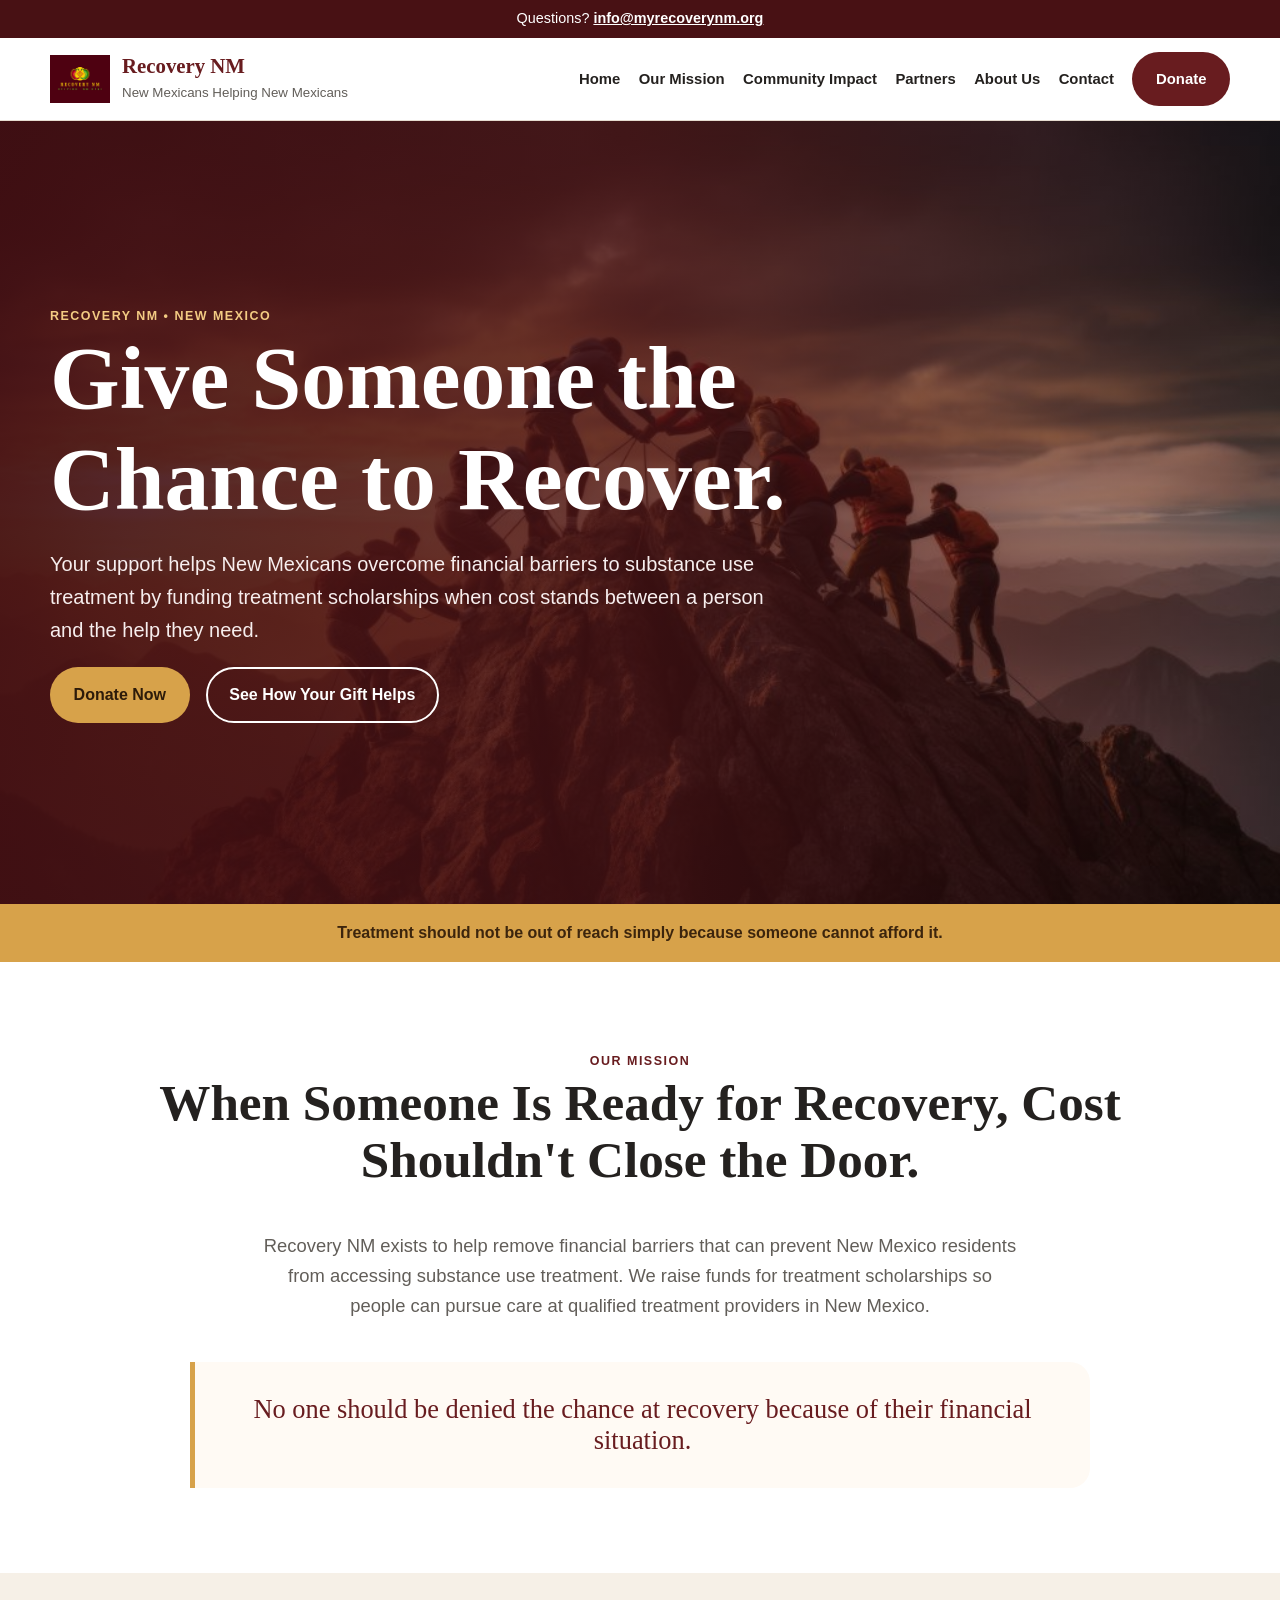
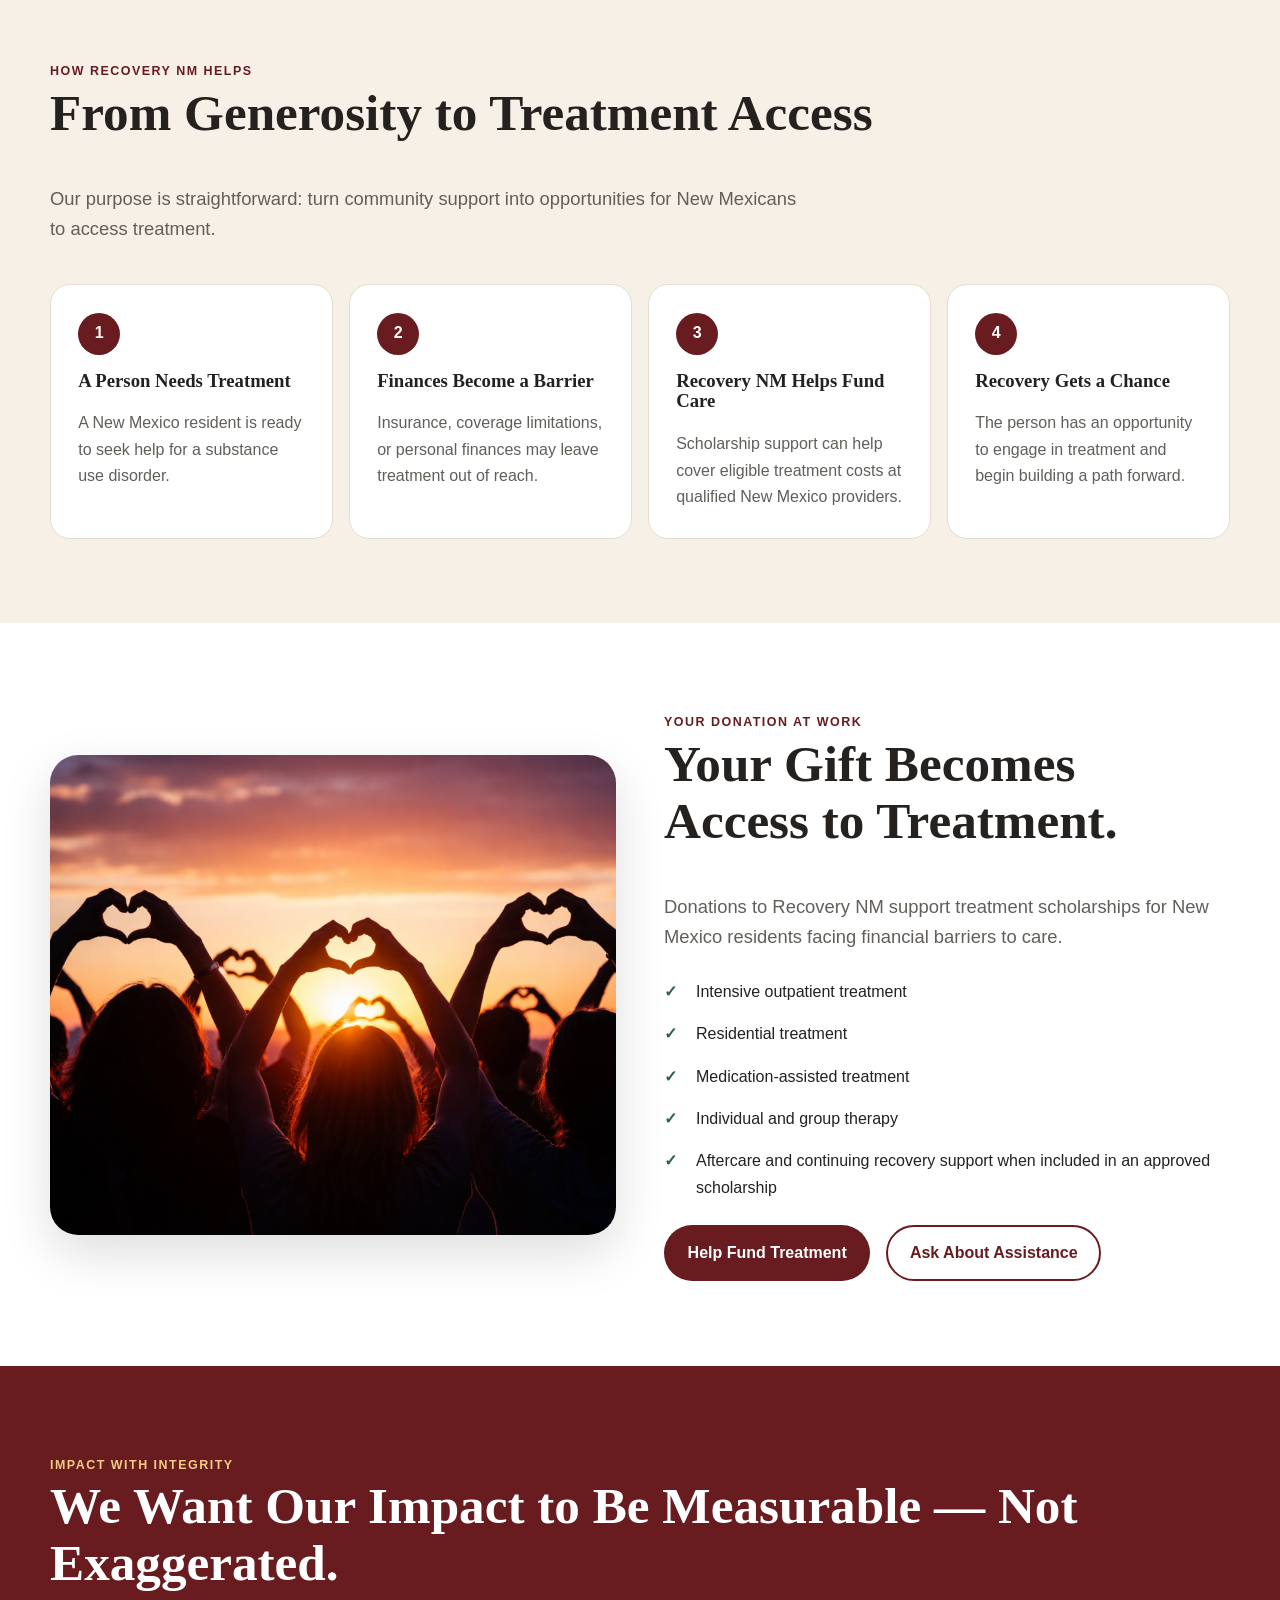
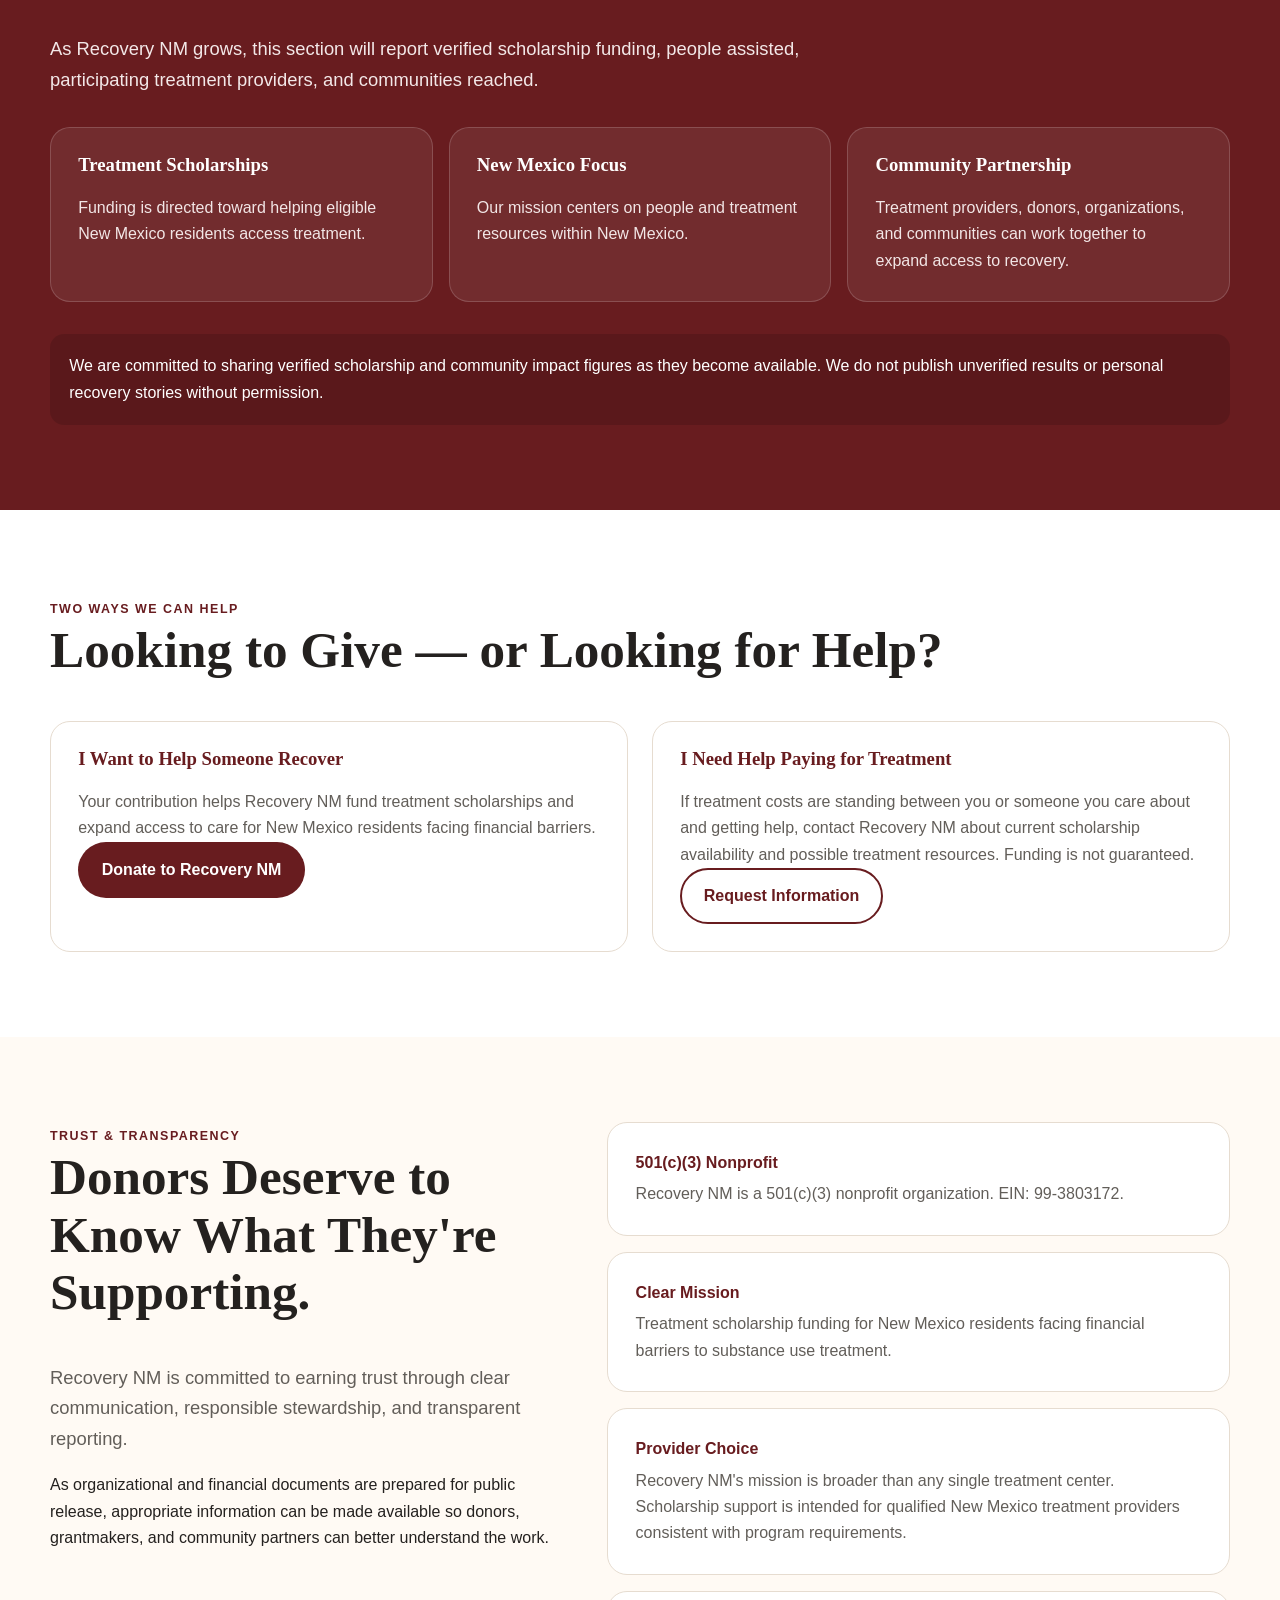
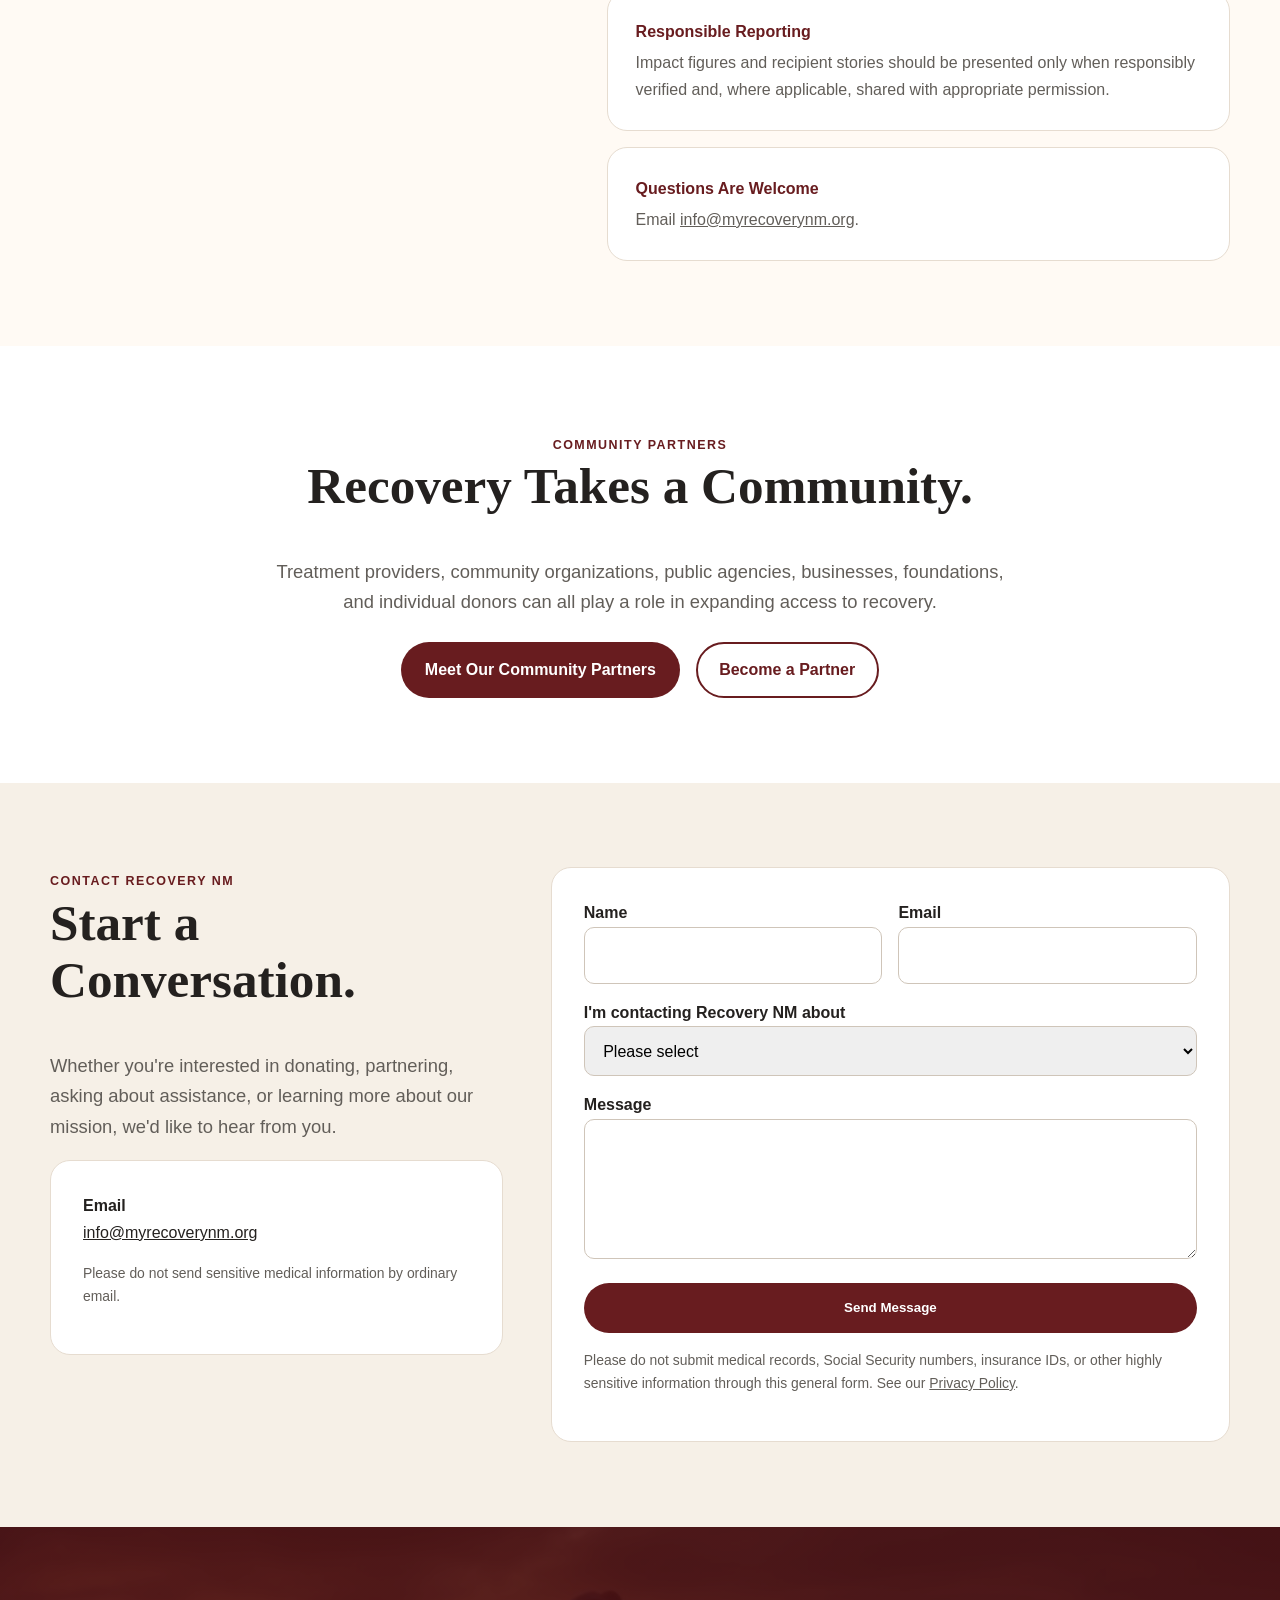
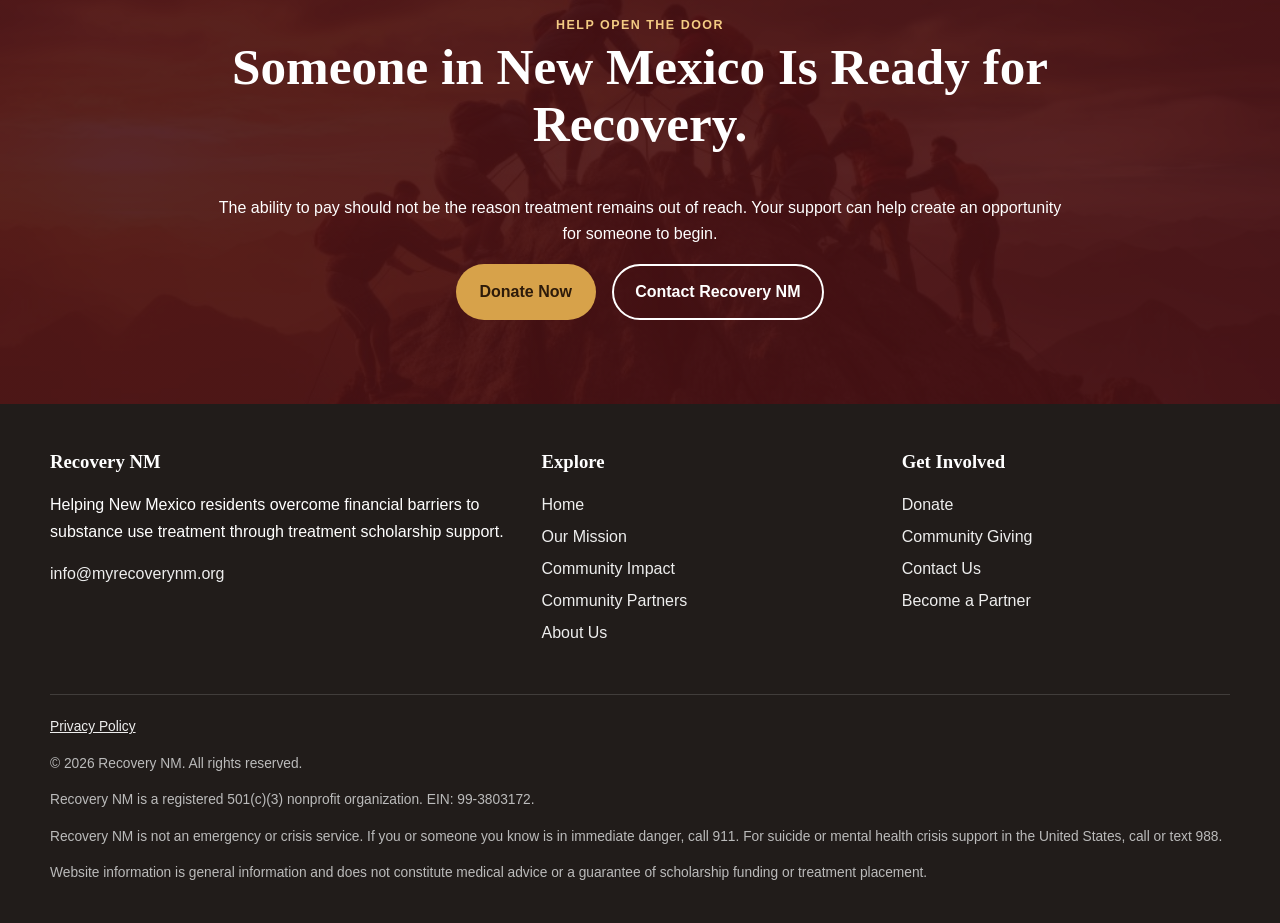
<file: index.html>
<!doctype html>
<html lang="en">
<head>
<!-- Google Analytics 4 — Recovery NM -->
<script async src="https://www.googletagmanager.com/gtag/js?id=G-L3KJGMW06C"></script>
<script>
  window.dataLayer = window.dataLayer || [];
  function gtag(){dataLayer.push(arguments);}
  gtag('js', new Date());
  gtag('config', 'G-L3KJGMW06C');
</script>
<meta charset="utf-8"><meta name="viewport" content="width=device-width,initial-scale=1">
<title>Recovery NM | Help Fund Addiction Treatment for New Mexicans</title>
<meta name="description" content="Recovery NM helps New Mexico residents overcome financial barriers to substance use treatment through treatment scholarships. Donate, partner, or ask about assistance.">
<meta name="robots" content="index,follow,max-image-preview:large,max-snippet:-1">
<link rel="canonical" href="https://myrecoverynm.org/">
<meta property="og:type" content="website"><meta property="og:url" content="https://myrecoverynm.org/">
<meta property="og:title" content="Recovery NM | Help Open the Door to Recovery">
<meta property="og:description" content="Help New Mexicans overcome financial barriers to substance use treatment through treatment scholarships.">
<meta property="og:image" content="https://myrecoverynm.org/HEART-HANDS.jpg">
<meta property="og:image:alt" content="Recovery NM supports treatment access for New Mexicans">
<meta name="twitter:card" content="summary_large_image">
<meta name="theme-color" content="#681c1f"><link rel="icon" href="/LOGO.png">
<script type="application/ld+json">
{
  "@context": "https://schema.org",
  "@type": "NonprofitOrganization",
  "@id": "https://myrecoverynm.org/#organization",
  "name": "Recovery NM",
  "url": "https://myrecoverynm.org/",
  "logo": "https://myrecoverynm.org/LOGO.png",
  "email": "info@myrecoverynm.org",
  "description": "Recovery NM is a 501(c)(3) nonprofit organization helping New Mexico residents overcome financial barriers to substance use treatment through treatment scholarships.",
  "nonprofitStatus": "Nonprofit501c3",
  "taxID": "99-3803172",
  "address": {
    "@type": "PostalAddress",
    "streetAddress": "3301 Southern Blvd SE, Suite 105",
    "addressLocality": "Rio Rancho",
    "addressRegion": "NM",
    "postalCode": "87124",
    "addressCountry": "US"
  },
  "areaServed": {
    "@type": "State",
    "name": "New Mexico"
  },
  "contactPoint": {
    "@type": "ContactPoint",
    "email": "info@myrecoverynm.org",
    "contactType": "general inquiries",
    "areaServed": "US-NM"
  }
}
</script>
<style>
:root{--wine:#681c1f;--dark:#481114;--sand:#f6f0e7;--cream:#fffaf4;--gold:#d7a24a;--ink:#24211f;--muted:#625e59;--line:#e6dcd0;--max:1180px}
*{box-sizing:border-box}html{scroll-behavior:smooth}body{margin:0;font-family:Arial,sans-serif;color:var(--ink);line-height:1.65}img{max-width:100%;display:block}a{color:inherit}.c{width:min(var(--max),calc(100% - 40px));margin:auto}h1,h2,h3{font-family:Georgia,serif;line-height:1.12;margin-top:0}h2{font-size:clamp(2rem,4vw,3.25rem)}p{margin-top:0}.ey{color:var(--wine);font-weight:800;text-transform:uppercase;letter-spacing:.12em;font-size:.78rem}.lead{font-size:1.15rem;color:var(--muted);max-width:760px}.btn{display:inline-flex;justify-content:center;align-items:center;min-height:50px;padding:.8rem 1.35rem;border-radius:999px;text-decoration:none;font-weight:800;border:2px solid transparent}.primary{background:var(--gold);color:#2d1b0a}.wine{background:var(--wine);color:#fff}.outline{border-color:var(--wine);color:var(--wine);background:#fff}
.top{background:var(--dark);color:#fff;text-align:center;padding:.45rem 1rem;font-size:.9rem}.top a{font-weight:700}header{position:sticky;top:0;z-index:10;background:#fff;border-bottom:1px solid var(--line)}.navwrap{height:82px;display:flex;align-items:center;justify-content:space-between;gap:2rem}.brand{display:flex;align-items:center;gap:.75rem;text-decoration:none}.brand img{width:60px;height:60px;object-fit:contain}.brand strong{font:700 1.3rem Georgia,serif;color:var(--wine)}.brand small{display:block;color:var(--muted)}nav{display:flex;align-items:center;gap:1.15rem}nav a{text-decoration:none;font-weight:700;font-size:.93rem}.toggle{display:none;border:0;background:none;font-size:1.7rem;color:var(--wine);cursor:pointer}
.hero{min-height:680px;display:grid;align-items:center;color:#fff;background:linear-gradient(90deg,rgba(65,14,18,.93),rgba(70,18,21,.78),rgba(30,15,14,.35)),url('/HERO-CLIMBERS.jpg') center/cover}.hero .ey{color:#f3cb83}.heroin{max-width:790px;padding:6rem 0}.hero h1{font-size:clamp(3rem,7vw,5.6rem);margin-bottom:1.2rem}.hero p{font-size:1.25rem;max-width:730px;color:#f7eeee}.actions{display:flex;gap:1rem;flex-wrap:wrap}.hero .outline{border-color:#fff;color:#fff;background:transparent}.strip{background:var(--gold);padding:1rem;text-align:center;font-weight:800;color:#3c250d}
section{padding:5.3rem 0;scroll-margin-top:95px}.center{text-align:center}.center .lead{margin:auto}.belief{max-width:900px;margin:2.5rem auto 0;padding:2rem;background:var(--cream);border-left:5px solid var(--gold);border-radius:0 20px 20px 0;font:1.65rem Georgia,serif;color:var(--wine)}
.soft{background:var(--sand)}.steps{display:grid;grid-template-columns:repeat(4,1fr);gap:1rem;margin-top:2.5rem}.card{background:#fff;border:1px solid var(--line);border-radius:20px;padding:1.7rem}.num{width:42px;height:42px;border-radius:50%;display:grid;place-items:center;background:var(--wine);color:#fff;font-weight:800;margin-bottom:1rem}.card p{color:var(--muted);margin-bottom:0}
.split{display:grid;grid-template-columns:1fr 1fr;gap:3rem;align-items:center}.photo{min-height:480px;border-radius:28px;background:url('/HEART-HANDS.jpg') center/cover;box-shadow:0 18px 50px #0002}.checks{list-style:none;padding:0}.checks li{padding:.5rem 0 .5rem 2rem;position:relative}.checks li:before{content:"✓";position:absolute;left:0;color:#315e4a;font-weight:900}
.impact{background:var(--wine);color:#fff}.impact .ey{color:#f3cb83}.impact .lead{color:#f3e8e8}.three{display:grid;grid-template-columns:repeat(3,1fr);gap:1rem;margin-top:2rem}.impact .card{background:#ffffff12;border-color:#ffffff2b}.impact .card p{color:#f2e6e6}.note{margin-top:2rem;padding:1.2rem;background:#0002;border-radius:14px}
.two{display:grid;grid-template-columns:1fr 1fr;gap:1.5rem;margin-top:2rem}.two .card h3{color:var(--wine)}
.trust{background:var(--cream)}.trustgrid{display:grid;grid-template-columns:.9fr 1.1fr;gap:3rem}.trustpoints{display:grid;gap:1rem}.trustpoints .card strong{display:block;color:var(--wine);margin-bottom:.3rem}
.contactgrid{display:grid;grid-template-columns:.8fr 1.2fr;gap:3rem}.contactbox{background:#fff;border:1px solid var(--line);border-radius:20px;padding:2rem}form{display:grid;gap:1rem}.row{display:grid;grid-template-columns:1fr 1fr;gap:1rem}label{font-weight:700}input,select,textarea{width:100%;padding:.9rem;border:1px solid #cfc5b9;border-radius:10px;font:inherit}textarea{min-height:140px}.small{font-size:.87rem;color:var(--muted)}
.final{background:linear-gradient(#481114e8,#481114e8),url('/HERO-CLIMBERS.jpg') center/cover;color:#fff;text-align:center}.final .c{max-width:850px}.final .ey{color:#f3cb83}.final .actions{justify-content:center}.final .outline{border-color:#fff;color:#fff;background:transparent}
footer{background:#211c1a;color:#fff;padding:3rem 0 1.5rem}.foot{display:grid;grid-template-columns:1.4fr 1fr 1fr;gap:2rem}.foot ul{list-style:none;padding:0}.foot a{color:#eee;text-decoration:none}.footbottom{border-top:1px solid #ffffff25;margin-top:2rem;padding-top:1.3rem;color:#bbb;font-size:.86rem}
@media(max-width:900px){.toggle{display:block}nav{display:none;position:absolute;top:82px;left:0;right:0;background:#fff;padding:1.2rem 20px;flex-direction:column;align-items:stretch}nav.open{display:flex}.steps{grid-template-columns:1fr 1fr}.split,.trustgrid,.contactgrid{grid-template-columns:1fr}.three{grid-template-columns:1fr}.photo{order:-1;min-height:360px}.foot{grid-template-columns:1fr 1fr}}
@media(max-width:620px){.c{width:calc(100% - 28px)}.brand small{display:none}.brand strong{font-size:1.05rem}.brand img{width:50px;height:50px}.navwrap{height:70px}nav{top:70px}.hero{min-height:610px}.heroin{padding:4rem 0}section{padding:4rem 0}.steps,.two,.row,.foot{grid-template-columns:1fr}.actions{flex-direction:column}.actions .btn{width:100%}}

/* Shared components: keep styles consistent on every page. */
#site-header .site-header{position:sticky;top:0;z-index:10;background:#fff;border-bottom:1px solid var(--line)}
#site-footer .site-footer{background:#211c1a;color:#fff;padding:3rem 0 1.5rem}
#site-footer .foot ul{list-style:none;padding:0}
#site-footer .foot li{margin:.35rem 0}
#site-footer .foot a{color:#eee;text-decoration:none}
#site-footer .footbottom a{color:#eee}
@media(max-width:900px){#site-header .navwrap{position:relative}#site-header nav{z-index:20}}
</style>
</head>
<body>
<div id="site-header"></div>
<main>
<section class="hero"><div class="c"><div class="heroin"><span class="ey">Recovery NM • New Mexico</span><h1>Give Someone the Chance to Recover.</h1><p>Your support helps New Mexicans overcome financial barriers to substance use treatment by funding treatment scholarships when cost stands between a person and the help they need.</p><div class="actions"><a class="btn primary" href="/donate">Donate Now</a><a class="btn outline" href="#how">See How Your Gift Helps</a></div></div></div></section>
<div class="strip">Treatment should not be out of reach simply because someone cannot afford it.</div>

<section id="mission" class="center"><div class="c"><span class="ey">Our Mission</span><h2>When Someone Is Ready for Recovery, Cost Shouldn't Close the Door.</h2><p class="lead">Recovery NM exists to help remove financial barriers that can prevent New Mexico residents from accessing substance use treatment. We raise funds for treatment scholarships so people can pursue care at qualified treatment providers in New Mexico.</p><div class="belief">No one should be denied the chance at recovery because of their financial situation.</div></div></section>

<section id="how" class="soft"><div class="c"><span class="ey">How Recovery NM Helps</span><h2>From Generosity to Treatment Access</h2><p class="lead">Our purpose is straightforward: turn community support into opportunities for New Mexicans to access treatment.</p><div class="steps">
<div class="card"><div class="num">1</div><h3>A Person Needs Treatment</h3><p>A New Mexico resident is ready to seek help for a substance use disorder.</p></div>
<div class="card"><div class="num">2</div><h3>Finances Become a Barrier</h3><p>Insurance, coverage limitations, or personal finances may leave treatment out of reach.</p></div>
<div class="card"><div class="num">3</div><h3>Recovery NM Helps Fund Care</h3><p>Scholarship support can help cover eligible treatment costs at qualified New Mexico providers.</p></div>
<div class="card"><div class="num">4</div><h3>Recovery Gets a Chance</h3><p>The person has an opportunity to engage in treatment and begin building a path forward.</p></div>
</div></div></section>

<section id="scholarships"><div class="c split"><div class="photo" role="img" aria-label="Hands forming a heart"></div><div><span class="ey">Your Donation at Work</span><h2>Your Gift Becomes Access to Treatment.</h2><p class="lead">Donations to Recovery NM support treatment scholarships for New Mexico residents facing financial barriers to care.</p><ul class="checks"><li>Intensive outpatient treatment</li><li>Residential treatment</li><li>Medication-assisted treatment</li><li>Individual and group therapy</li><li>Aftercare and continuing recovery support when included in an approved scholarship</li></ul><div class="actions"><a class="btn wine" href="/donate">Help Fund Treatment</a><a class="btn outline" href="#scholarships">Ask About Assistance</a></div></div></div></section>

<section class="impact" id="impact"><div class="c"><span class="ey">Impact With Integrity</span><h2>We Want Our Impact to Be Measurable — Not Exaggerated.</h2><p class="lead">As Recovery NM grows, this section will report verified scholarship funding, people assisted, participating treatment providers, and communities reached.</p><div class="three"><div class="card"><h3>Treatment Scholarships</h3><p>Funding is directed toward helping eligible New Mexico residents access treatment.</p></div><div class="card"><h3>New Mexico Focus</h3><p>Our mission centers on people and treatment resources within New Mexico.</p></div><div class="card"><h3>Community Partnership</h3><p>Treatment providers, donors, organizations, and communities can work together to expand access to recovery.</p></div></div><div class="note">We are committed to sharing verified scholarship and community impact figures as they become available. We do not publish unverified results or personal recovery stories without permission.</div></div></section>

<section><div class="c"><span class="ey">Two Ways We Can Help</span><h2>Looking to Give — or Looking for Help?</h2><div class="two"><div class="card"><h3>I Want to Help Someone Recover</h3><p>Your contribution helps Recovery NM fund treatment scholarships and expand access to care for New Mexico residents facing financial barriers.</p><a class="btn wine" href="/donate">Donate to Recovery NM</a></div><div class="card"><h3>I Need Help Paying for Treatment</h3><p>If treatment costs are standing between you or someone you care about and getting help, contact Recovery NM about current scholarship availability and possible treatment resources. Funding is not guaranteed.</p><a class="btn outline" href="#scholarships">Request Information</a></div></div></div></section>

<section class="trust"><div class="c trustgrid"><div><span class="ey">Trust & Transparency</span><h2>Donors Deserve to Know What They're Supporting.</h2><p class="lead">Recovery NM is committed to earning trust through clear communication, responsible stewardship, and transparent reporting.</p><p>As organizational and financial documents are prepared for public release, appropriate information can be made available so donors, grantmakers, and community partners can better understand the work.</p></div><div class="trustpoints">
<div class="card"><strong>501(c)(3) Nonprofit</strong><p>Recovery NM is a 501(c)(3) nonprofit organization. EIN: 99-3803172.</p></div>
<div class="card"><strong>Clear Mission</strong><p>Treatment scholarship funding for New Mexico residents facing financial barriers to substance use treatment.</p></div>
<div class="card"><strong>Provider Choice</strong><p>Recovery NM's mission is broader than any single treatment center. Scholarship support is intended for qualified New Mexico treatment providers consistent with program requirements.</p></div>
<div class="card"><strong>Responsible Reporting</strong><p>Impact figures and recipient stories should be presented only when responsibly verified and, where applicable, shared with appropriate permission.</p></div>
<div class="card"><strong>Questions Are Welcome</strong><p>Email <a href="mailto:info@myrecoverynm.org">info@myrecoverynm.org</a>.</p></div>
</div></div></section>

<section class="center"><div class="c"><span class="ey">Community Partners</span><h2>Recovery Takes a Community.</h2><p class="lead">Treatment providers, community organizations, public agencies, businesses, foundations, and individual donors can all play a role in expanding access to recovery.</p><div class="actions" style="justify-content:center;margin-top:1.5rem"><a class="btn wine" href="/community-partners">Meet Our Community Partners</a><a class="btn outline" href="mailto:info@myrecoverynm.org?subject=Recovery%20NM%20Partnership%20Inquiry">Become a Partner</a></div></div></section>

<section class="soft" id="contact"><div class="c contactgrid"><div><span class="ey">Contact Recovery NM</span><h2>Start a Conversation.</h2><p class="lead">Whether you're interested in donating, partnering, asking about assistance, or learning more about our mission, we'd like to hear from you.</p><div class="contactbox"><strong>Email</strong><p><a href="mailto:info@myrecoverynm.org">info@myrecoverynm.org</a></p><p class="small">Please do not send sensitive medical information by ordinary email.</p></div></div>
<div class="contactbox"><form name="recovery-nm-contact" method="POST" data-netlify="true" netlify-honeypot="bot-field"><input type="hidden" name="form-name" value="recovery-nm-contact"><p hidden><label>Leave blank: <input name="bot-field"></label></p><div class="row"><div><label for="name">Name</label><input id="name" name="name" required></div><div><label for="email">Email</label><input id="email" name="email" type="email" required></div></div><div><label for="reason">I'm contacting Recovery NM about</label><select id="reason" name="reason" required><option value="">Please select</option><option>Making a donation</option><option>Treatment scholarship assistance</option><option>Community partnership</option><option>Grant or foundation inquiry</option><option>General question</option></select></div><div><label for="message">Message</label><textarea id="message" name="message" required></textarea></div><button class="btn wine" type="submit">Send Message</button><p class="small">Please do not submit medical records, Social Security numbers, insurance IDs, or other highly sensitive information through this general form. See our <a href="/privacy-policy">Privacy Policy</a>.</p></form></div>
</div></section>

<section class="final"><div class="c"><span class="ey">Help Open the Door</span><h2>Someone in New Mexico Is Ready for Recovery.</h2><p>The ability to pay should not be the reason treatment remains out of reach. Your support can help create an opportunity for someone to begin.</p><div class="actions"><a class="btn primary" href="/donate">Donate Now</a><a class="btn outline" href="mailto:info@myrecoverynm.org">Contact Recovery NM</a></div></div></section>
</main>

<div id="site-footer"></div>

<script src="/components/recovery-components.js" defer></script>
</body></html>
</file>
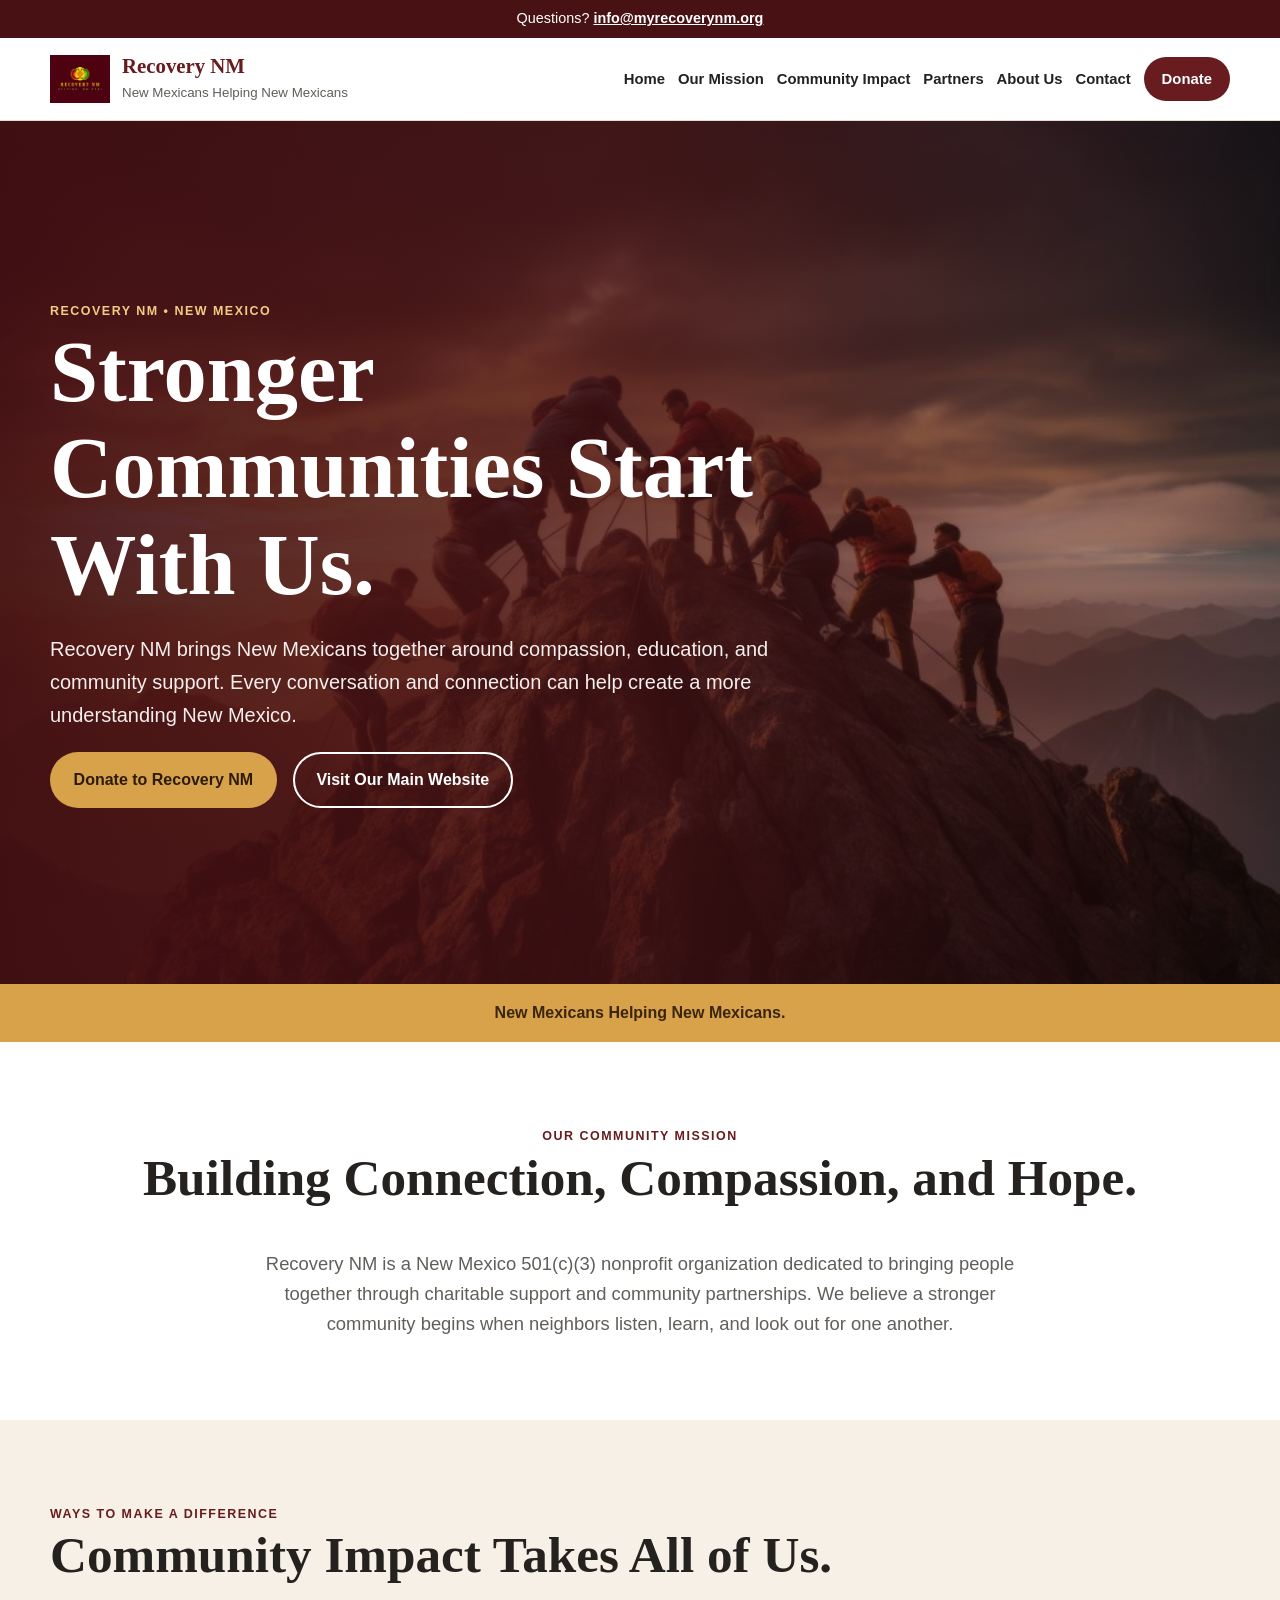
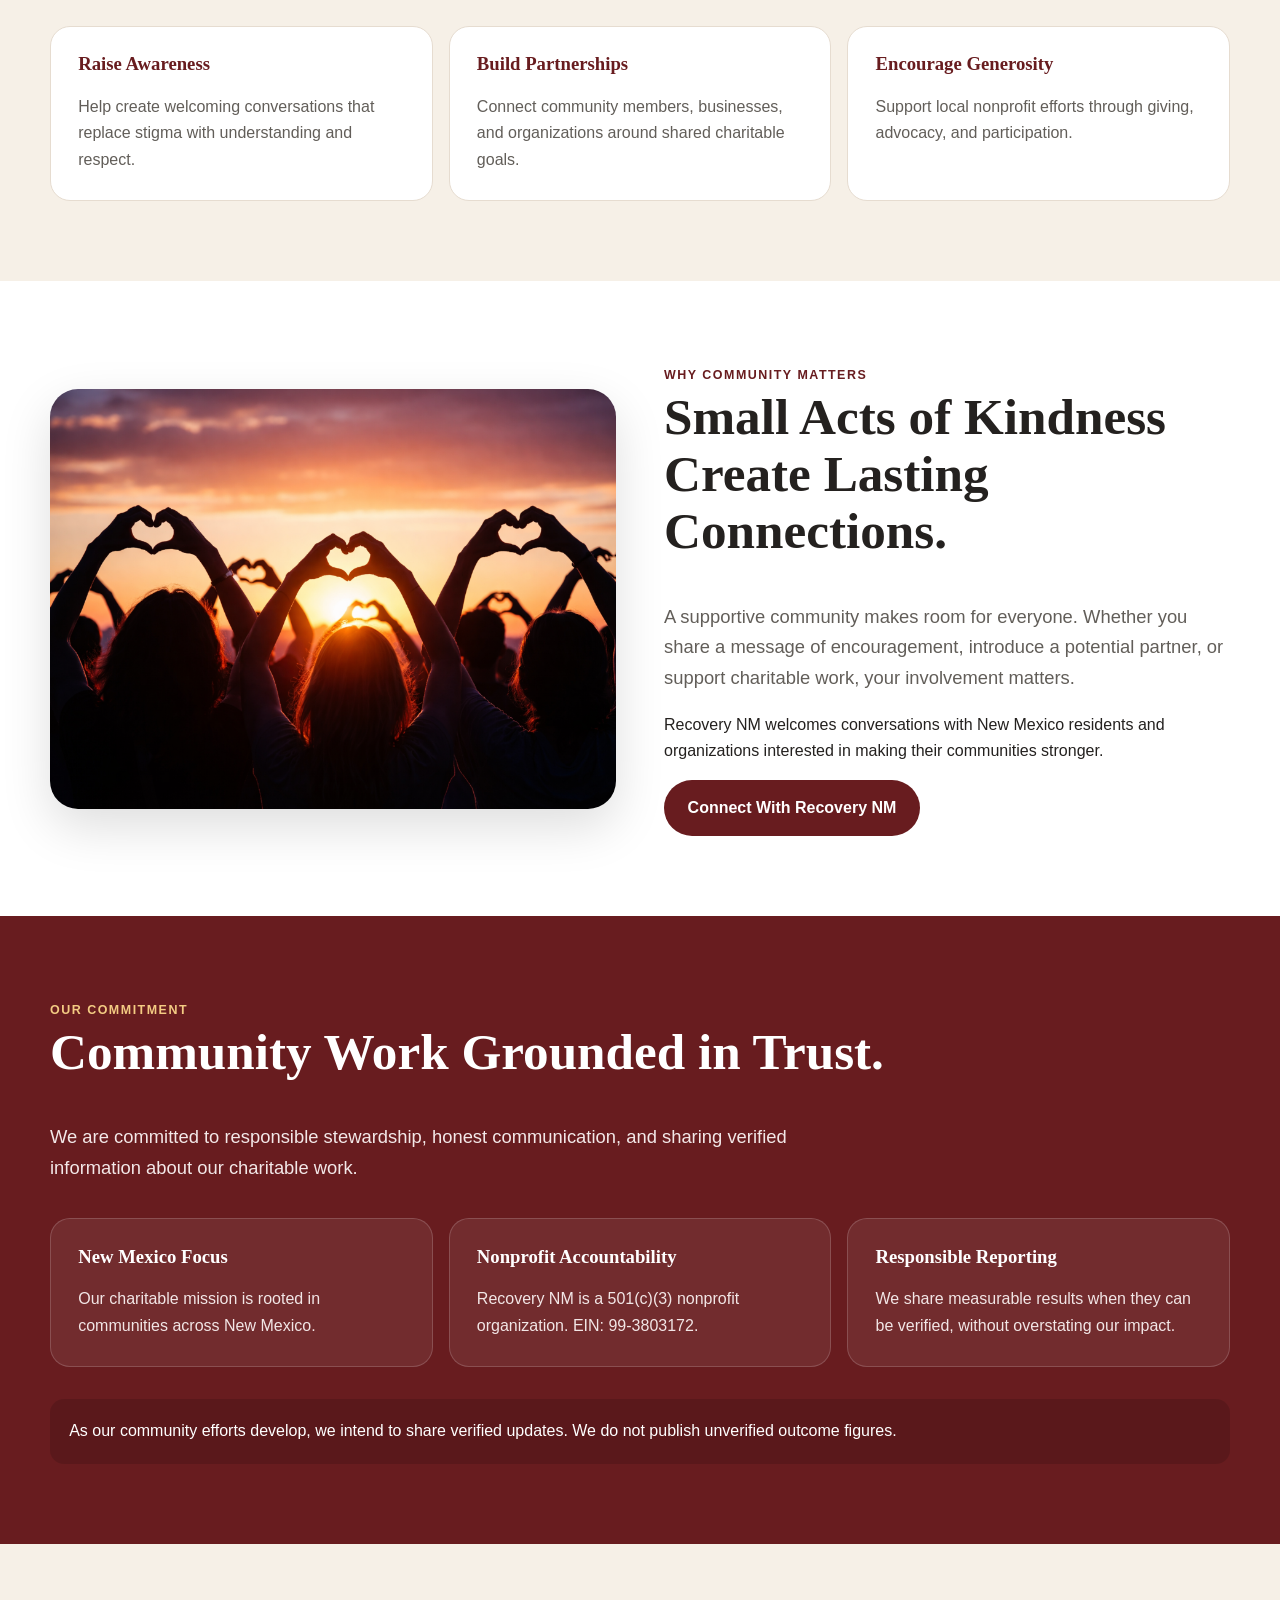
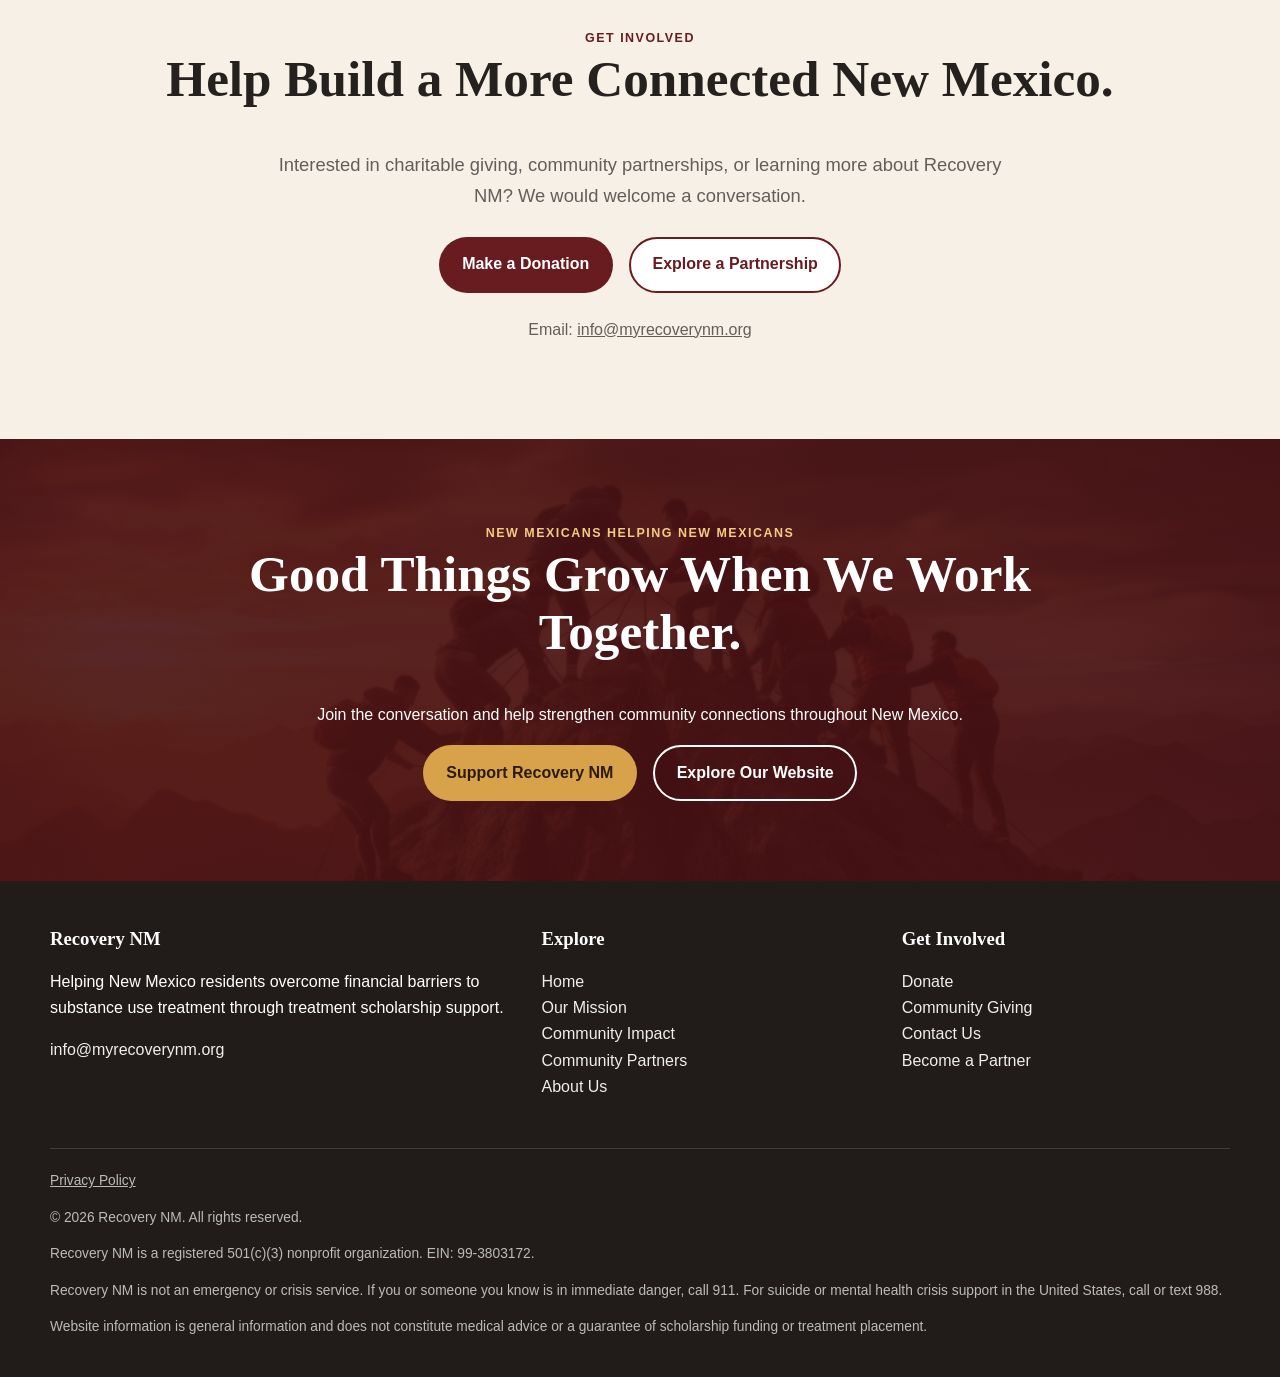
<file: community-impact.html>
<!doctype html>
<html lang="en">
<head>
<meta charset="utf-8"><meta name="viewport" content="width=device-width,initial-scale=1">
<script async src="https://www.googletagmanager.com/gtag/js?id=G-L3KJGMW06C"></script>
<script>window.dataLayer=window.dataLayer||[];function gtag(){dataLayer.push(arguments)}gtag('js',new Date());gtag('config','G-L3KJGMW06C');</script>
<title>Community Impact & Awareness | Recovery NM</title>
<meta name="description" content="Learn how Recovery NM brings New Mexicans together through community education, nonprofit partnerships, and charitable support.">
<meta name="robots" content="index,follow,max-image-preview:large">
<link rel="canonical" href="https://myrecoverynm.org/community-impact">
<meta property="og:type" content="website"><meta property="og:url" content="https://myrecoverynm.org/community-impact">
<meta property="og:title" content="Community Impact & Awareness | Recovery NM">
<meta property="og:description" content="New Mexicans helping New Mexicans through community awareness, generosity, and partnership.">
<meta property="og:image" content="https://myrecoverynm.org/HEART-HANDS.jpg"><meta name="twitter:card" content="summary_large_image">
<meta name="theme-color" content="#681c1f"><link rel="icon" href="/LOGO.png">
<style>
:root{--wine:#681c1f;--dark:#481114;--sand:#f6f0e7;--cream:#fffaf4;--gold:#d7a24a;--ink:#24211f;--muted:#625e59;--line:#e6dcd0;--max:1180px}
*{box-sizing:border-box}html{scroll-behavior:smooth}body{margin:0;font-family:Arial,sans-serif;color:var(--ink);line-height:1.65}img{max-width:100%;display:block}a{color:inherit}.c{width:min(var(--max),calc(100% - 40px));margin:auto}h1,h2,h3{font-family:Georgia,serif;line-height:1.12;margin-top:0}h2{font-size:clamp(2rem,4vw,3.25rem)}p{margin-top:0}.ey{color:var(--wine);font-weight:800;text-transform:uppercase;letter-spacing:.12em;font-size:.78rem}.lead{font-size:1.15rem;color:var(--muted);max-width:760px}.btn{display:inline-flex;justify-content:center;align-items:center;min-height:50px;padding:.8rem 1.35rem;border-radius:999px;text-decoration:none;font-weight:800;border:2px solid transparent}.primary{background:var(--gold);color:#2d1b0a}.wine{background:var(--wine);color:#fff}.outline{border-color:var(--wine);color:var(--wine);background:#fff}.top{background:var(--dark);color:#fff;text-align:center;padding:.45rem 1rem;font-size:.9rem}.top a{font-weight:700}header{background:#fff;border-bottom:1px solid var(--line)}.navwrap{min-height:82px;display:flex;align-items:center;justify-content:space-between;gap:2rem}.brand{display:flex;align-items:center;gap:.75rem;text-decoration:none}.brand img{width:60px;height:60px;object-fit:contain}.brand strong{font:700 1.3rem Georgia,serif;color:var(--wine)}.brand small{display:block;color:var(--muted)}nav{display:flex;align-items:center;gap:.8rem}nav a{text-decoration:none;font-weight:700;font-size:.93rem}nav .btn{min-height:42px;padding:.5rem 1rem;color:#fff}.toggle{display:none;border:0;background:none;font-size:1.7rem;color:var(--wine);cursor:pointer}.foot{grid-template-columns:1.4fr 1fr 1fr!important}.foot ul{list-style:none;padding:0}.foot a{text-decoration:none}a:focus-visible{outline:3px solid var(--gold);outline-offset:3px}.hero{min-height:580px;display:grid;align-items:center;color:#fff;background:linear-gradient(90deg,rgba(65,14,18,.94),rgba(70,18,21,.76),rgba(30,15,14,.35)),url('/HERO-CLIMBERS.jpg') center/cover}.hero .ey{color:#f3cb83}.heroin{max-width:820px;padding:6rem 0}.hero h1{font-size:clamp(3rem,7vw,5.4rem);margin-bottom:1.2rem}.hero p{font-size:1.25rem;max-width:730px;color:#f7eeee}.actions{display:flex;gap:1rem;flex-wrap:wrap}.hero .outline{border-color:#fff;color:#fff;background:transparent}.strip{background:var(--gold);padding:1rem;text-align:center;font-weight:800;color:#3c250d}section{padding:5rem 0;scroll-margin-top:95px}.center{text-align:center}.center .lead{margin:auto}.soft{background:var(--sand)}.three{display:grid;grid-template-columns:repeat(3,1fr);gap:1rem;margin-top:2.2rem}.card{background:#fff;border:1px solid var(--line);border-radius:20px;padding:1.7rem}.card h3{color:var(--wine)}.card p{color:var(--muted);margin-bottom:0}.split{display:grid;grid-template-columns:1fr 1fr;gap:3rem;align-items:center}.photo{min-height:420px;border-radius:28px;background:url('/HEART-HANDS.jpg') center/cover;box-shadow:0 18px 50px #0002}.impact{background:var(--wine);color:#fff}.impact .ey{color:#f3cb83}.impact .lead{color:#f3e8e8}.impact .card{background:#ffffff12;border-color:#ffffff2b}.impact .card h3{color:#fff}.impact .card p{color:#f2e6e6}.note{margin-top:2rem;padding:1.2rem;background:#0002;border-radius:14px}.final{background:linear-gradient(#481114e8,#481114e8),url('/HERO-CLIMBERS.jpg') center/cover;color:#fff;text-align:center}.final .c{max-width:850px}.final .ey{color:#f3cb83}.final .actions{justify-content:center}.final .outline{border-color:#fff;color:#fff;background:transparent}footer{background:#211c1a;color:#fff;padding:3rem 0 1.5rem}.foot{display:grid;grid-template-columns:1.4fr 1fr;gap:2rem}.foot a{color:#eee}.footbottom{border-top:1px solid #ffffff25;margin-top:2rem;padding-top:1.3rem;color:#bbb;font-size:.86rem}
@media(max-width:900px){.toggle{display:block}nav{display:none;position:absolute;top:82px;left:0;right:0;background:#fff;padding:1.2rem 20px;flex-direction:column;align-items:stretch;z-index:20;box-shadow:0 12px 22px #0002}nav.open{display:flex}#site-header header{position:relative}.foot{grid-template-columns:1fr 1fr!important}.split{grid-template-columns:1fr}.three{grid-template-columns:1fr}.photo{min-height:320px}nav{gap:.6rem}.navwrap{flex-wrap:wrap;padding:1rem 0}}@media(max-width:620px){.c{width:calc(100% - 28px)}.brand small{display:none}.brand strong{font-size:1.05rem}.brand img{width:50px;height:50px}.hero{min-height:520px}.heroin{padding:4rem 0}section{padding:3.5rem 0}.actions{flex-direction:column}.actions .btn{width:100%}.foot{grid-template-columns:1fr}nav{top:70px;width:100%;gap:.75rem}nav .btn{width:100%}.foot{grid-template-columns:1fr!important}}
</style>
</head>
<body>
<div id="site-header"></div>
<main>
<section class="hero"><div class="c"><div class="heroin"><span class="ey">Recovery NM • New Mexico</span><h1>Stronger Communities Start With Us.</h1><p>Recovery NM brings New Mexicans together around compassion, education, and community support. Every conversation and connection can help create a more understanding New Mexico.</p><div class="actions"><a class="btn primary" href="https://givebutter.com/recovery-nm-community-giving-qahe7v" target="_blank" rel="noopener noreferrer">Donate to Recovery NM</a><a class="btn outline" href="/">Visit Our Main Website</a></div></div></div></section>
<div class="strip">New Mexicans Helping New Mexicans.</div>
<section id="mission" class="center"><div class="c"><span class="ey">Our Community Mission</span><h2>Building Connection, Compassion, and Hope.</h2><p class="lead">Recovery NM is a New Mexico 501(c)(3) nonprofit organization dedicated to bringing people together through charitable support and community partnerships. We believe a stronger community begins when neighbors listen, learn, and look out for one another.</p></div></section>
<section id="community" class="soft"><div class="c"><span class="ey">Ways to Make a Difference</span><h2>Community Impact Takes All of Us.</h2><div class="three"><article class="card"><h3>Raise Awareness</h3><p>Help create welcoming conversations that replace stigma with understanding and respect.</p></article><article class="card"><h3>Build Partnerships</h3><p>Connect community members, businesses, and organizations around shared charitable goals.</p></article><article class="card"><h3>Encourage Generosity</h3><p>Support local nonprofit efforts through giving, advocacy, and participation.</p></article></div></div></section>
<section><div class="c split"><div class="photo" role="img" aria-label="Hands forming a heart"></div><div><span class="ey">Why Community Matters</span><h2>Small Acts of Kindness Create Lasting Connections.</h2><p class="lead">A supportive community makes room for everyone. Whether you share a message of encouragement, introduce a potential partner, or support charitable work, your involvement matters.</p><p>Recovery NM welcomes conversations with New Mexico residents and organizations interested in making their communities stronger.</p><a class="btn wine" href="#connect">Connect With Recovery NM</a></div></div></section>
<section class="impact"><div class="c"><span class="ey">Our Commitment</span><h2>Community Work Grounded in Trust.</h2><p class="lead">We are committed to responsible stewardship, honest communication, and sharing verified information about our charitable work.</p><div class="three"><div class="card"><h3>New Mexico Focus</h3><p>Our charitable mission is rooted in communities across New Mexico.</p></div><div class="card"><h3>Nonprofit Accountability</h3><p>Recovery NM is a 501(c)(3) nonprofit organization. EIN: 99-3803172.</p></div><div class="card"><h3>Responsible Reporting</h3><p>We share measurable results when they can be verified, without overstating our impact.</p></div></div><div class="note">As our community efforts develop, we intend to share verified updates. We do not publish unverified outcome figures.</div></div></section>
<section class="center soft" id="connect"><div class="c"><span class="ey">Get Involved</span><h2>Help Build a More Connected New Mexico.</h2><p class="lead">Interested in charitable giving, community partnerships, or learning more about Recovery NM? We would welcome a conversation.</p><div class="actions" style="justify-content:center;margin-top:1.6rem"><a class="btn wine" href="https://givebutter.com/recovery-nm-community-giving-qahe7v" target="_blank" rel="noopener noreferrer">Make a Donation</a><a class="btn outline" href="mailto:info@myrecoverynm.org?subject=Community%20Partnership">Explore a Partnership</a></div><p style="margin-top:1.5rem;color:var(--muted)">Email: <a href="mailto:info@myrecoverynm.org">info@myrecoverynm.org</a></p></div></section>
<section class="final"><div class="c"><span class="ey">New Mexicans Helping New Mexicans</span><h2>Good Things Grow When We Work Together.</h2><p>Join the conversation and help strengthen community connections throughout New Mexico.</p><div class="actions"><a class="btn primary" href="https://givebutter.com/recovery-nm-community-giving-qahe7v" target="_blank" rel="noopener noreferrer">Support Recovery NM</a><a class="btn outline" href="/">Explore Our Website</a></div></div></section>
</main>
<div id="site-footer"></div>
<script src="/components/recovery-components.js" defer></script>
</body></html>
</file>
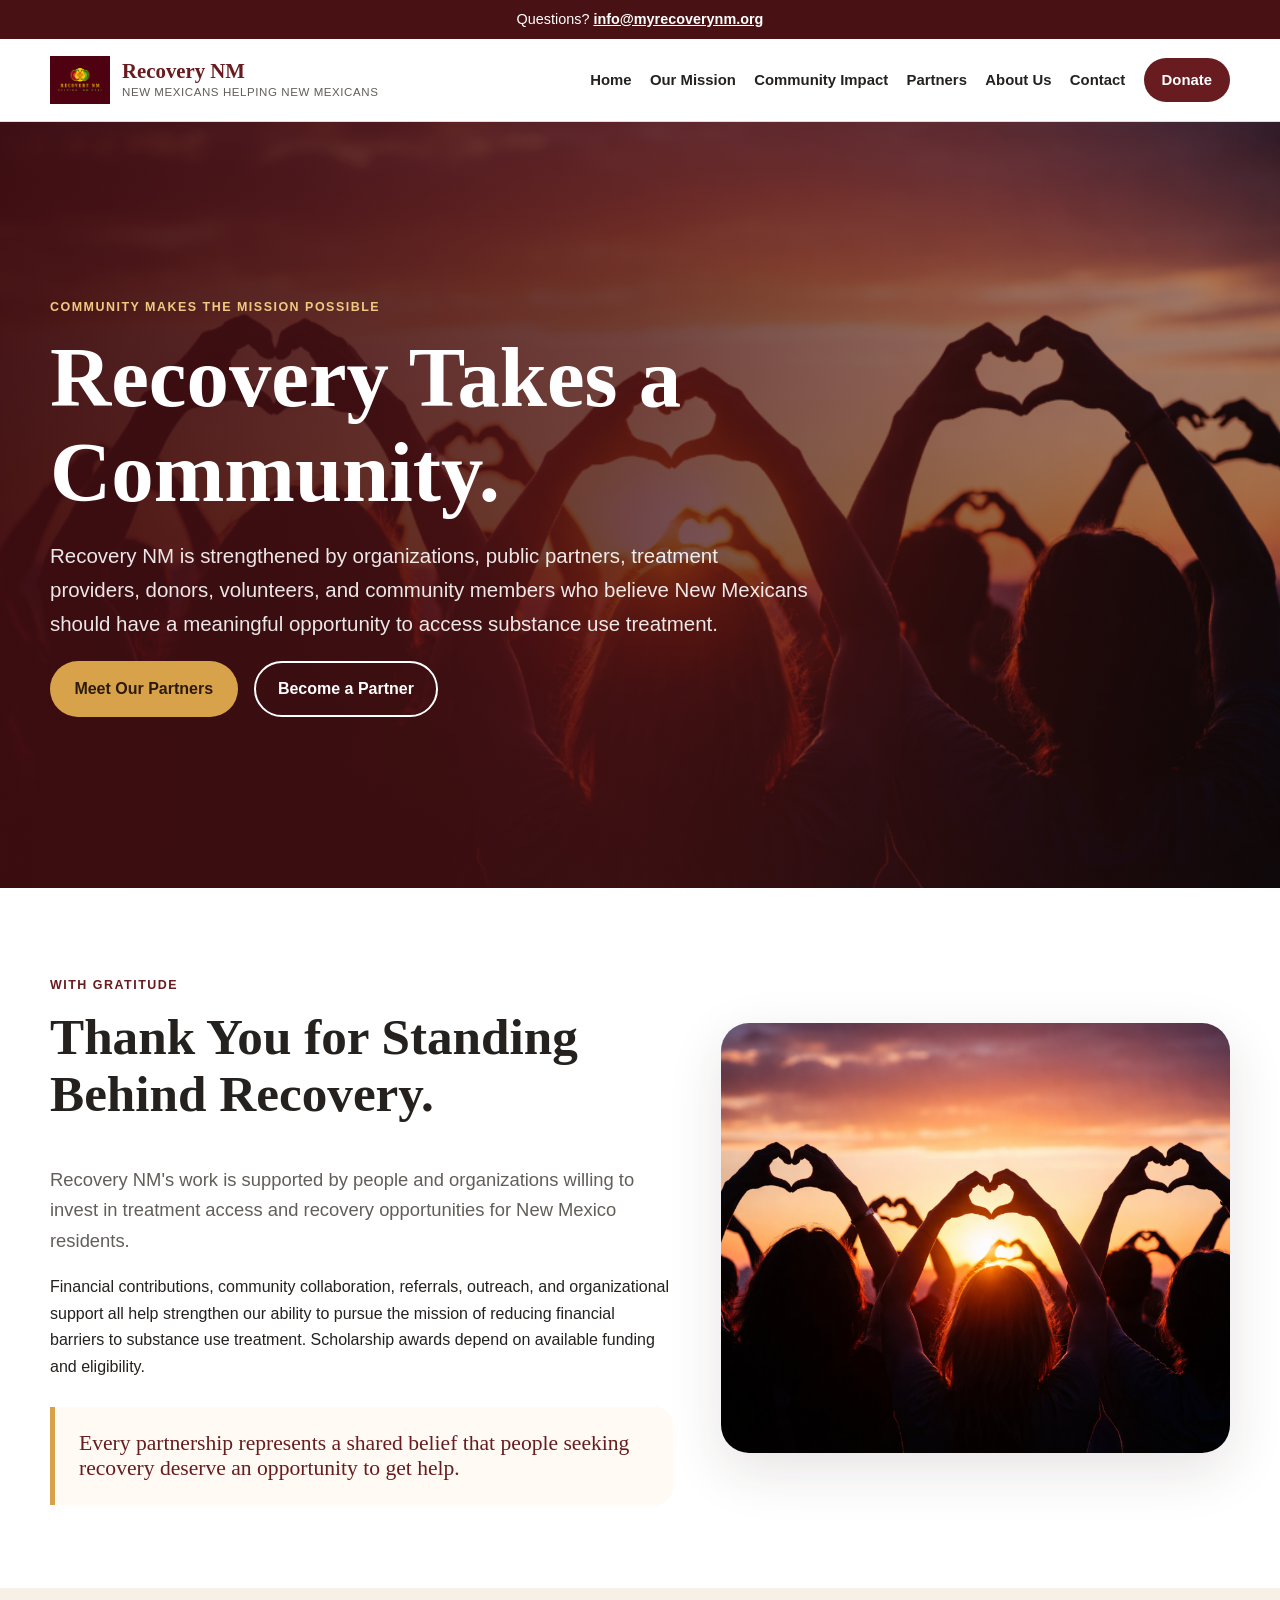
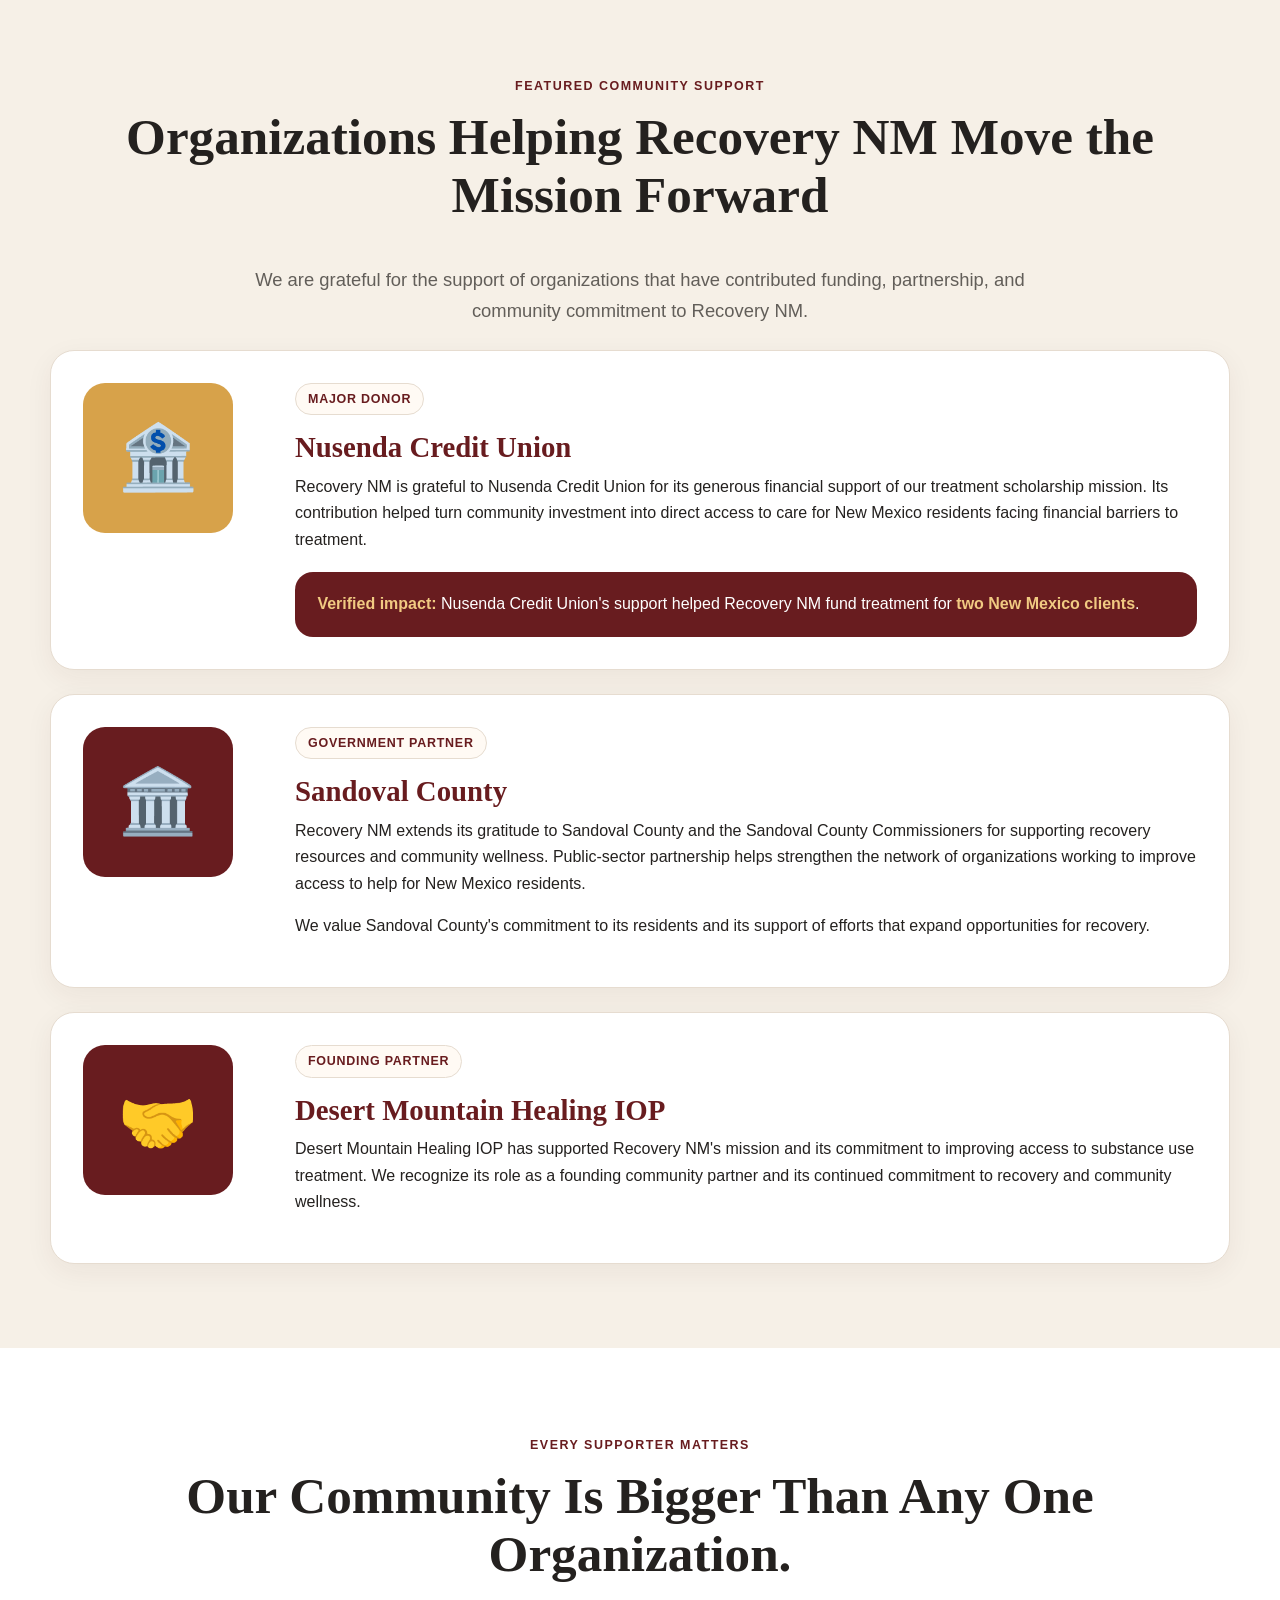
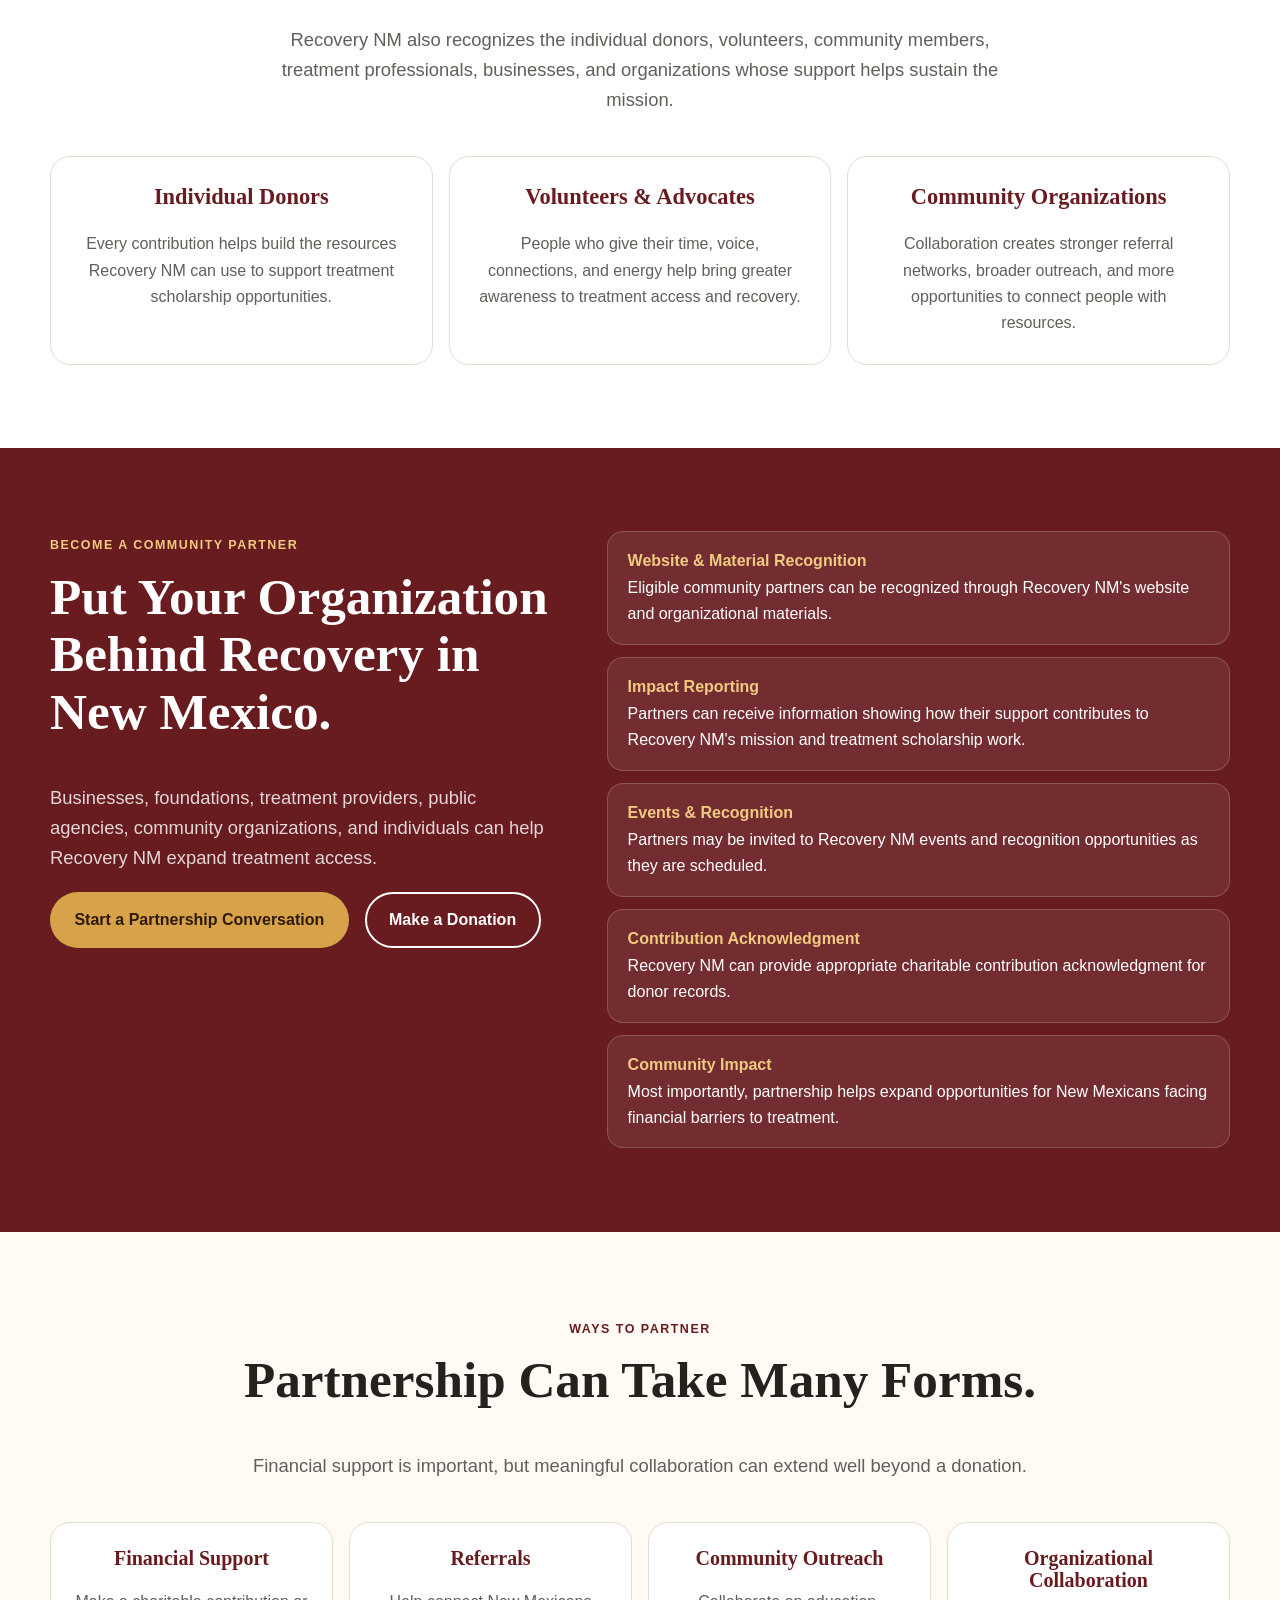
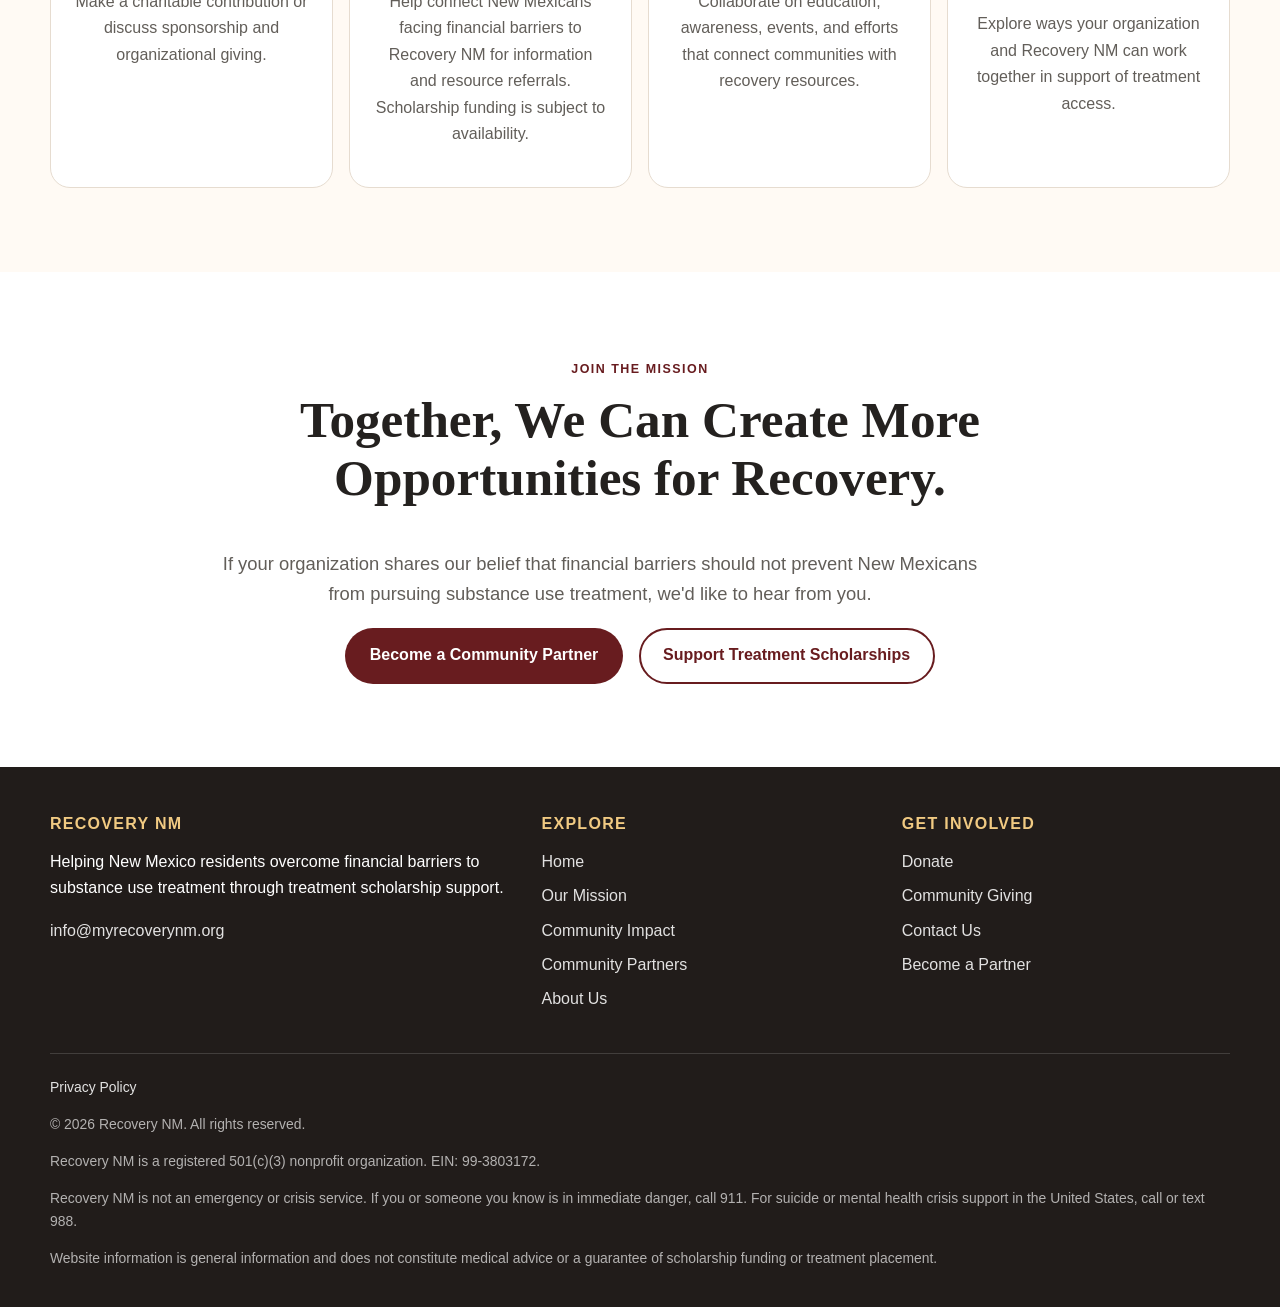
<file: community-partners.html>
<!DOCTYPE html>
<html lang="en">
<head>
<!-- Google Analytics 4 — Recovery NM -->
<script async src="https://www.googletagmanager.com/gtag/js?id=G-L3KJGMW06C"></script>
<script>
  window.dataLayer = window.dataLayer || [];
  function gtag(){dataLayer.push(arguments);}
  gtag('js', new Date());
  gtag('config', 'G-L3KJGMW06C');
</script>
<meta charset="UTF-8">
<meta name="viewport" content="width=device-width, initial-scale=1.0">
<title>Community Partners | Recovery NM</title>
<meta name="description" content="Meet the community partners and donors supporting Recovery NM's mission to expand access to substance use treatment scholarships for New Mexico residents.">
<meta name="author" content="Recovery NM">
<meta name="robots" content="index, follow, max-image-preview:large, max-snippet:-1">
<link rel="canonical" href="https://myrecoverynm.org/community-partners">
<meta property="og:type" content="website">
<meta property="og:site_name" content="Recovery NM">
<meta property="og:url" content="https://myrecoverynm.org/community-partners">
<meta property="og:title" content="Community Partners | Recovery NM">
<meta property="og:description" content="Recognizing the organizations, donors, and community supporters helping Recovery NM expand access to treatment in New Mexico.">
<meta property="og:image" content="https://myrecoverynm.org/HEART-HANDS.jpg">
<meta property="og:image:alt" content="Hands forming a heart, representing community support for Recovery NM">
<meta property="og:locale" content="en_US">
<meta name="twitter:card" content="summary_large_image">
<meta name="twitter:title" content="Community Partners | Recovery NM">
<meta name="twitter:description" content="Community support helps Recovery NM create treatment scholarship opportunities for New Mexicans.">
<meta name="twitter:image" content="https://myrecoverynm.org/HEART-HANDS.jpg">
<meta name="theme-color" content="#681c1f">
<link rel="icon" type="image/png" href="/LOGO.png">
<link rel="apple-touch-icon" href="/LOGO.png">
<script type="application/ld+json">
{
  "@context":"https://schema.org",
  "@type":"WebPage",
  "name":"Community Partners",
  "url":"https://myrecoverynm.org/community-partners",
  "description":"Community partners and supporters of Recovery NM's treatment scholarship mission in New Mexico.",
  "isPartOf":{
    "@type":"WebSite",
    "name":"Recovery NM",
    "url":"https://myrecoverynm.org/"
  },
  "about":{
    "@type":"NonprofitOrganization",
    "name":"Recovery NM",
    "url":"https://myrecoverynm.org/",
    "email":"info@myrecoverynm.org"
  }
}
</script>
<style>
:root{
 --wine:#681c1f;--wine-dark:#481114;--sand:#f6f0e7;--cream:#fffaf4;
 --gold:#d7a24a;--gold-light:#f1ca82;--ink:#24211f;--muted:#625e59;
 --line:#e6dcd0;--green:#315e4a;--max:1180px;--shadow:0 18px 55px rgba(60,35,28,.12)
}
*{box-sizing:border-box}html{scroll-behavior:smooth}
body{margin:0;font-family:Arial,Helvetica,sans-serif;color:var(--ink);line-height:1.65;background:#fff}
img{max-width:100%;display:block}a{color:inherit}
.container{width:min(var(--max),calc(100% - 40px));margin:auto}
h1,h2,h3{font-family:Georgia,"Times New Roman",serif;line-height:1.12;margin-top:0}
h2{font-size:clamp(2rem,4vw,3.2rem)}
p{margin-top:0}
.eyebrow{display:inline-block;color:var(--wine);font-weight:800;text-transform:uppercase;letter-spacing:.12em;font-size:.78rem;margin-bottom:.75rem}
.lead{font-size:1.15rem;color:var(--muted);max-width:780px}
.btn{display:inline-flex;align-items:center;justify-content:center;min-height:50px;padding:.8rem 1.4rem;border-radius:999px;text-decoration:none;font-weight:800;border:2px solid transparent;transition:.2s}
.btn:hover{transform:translateY(-2px)}
.btn-gold{background:var(--gold);color:#2d1b0a}
.btn-wine{background:var(--wine);color:#fff}
.btn-outline{border-color:var(--wine);color:var(--wine);background:#fff}
.actions{display:flex;gap:1rem;flex-wrap:wrap}
.utility{background:var(--wine-dark);color:#fff;text-align:center;padding:.48rem 1rem;font-size:.9rem}
.utility a{font-weight:800}
header{position:sticky;top:0;z-index:1000;background:rgba(255,255,255,.97);border-bottom:1px solid var(--line);backdrop-filter:blur(10px)}
.nav-wrap{height:82px;display:flex;align-items:center;justify-content:space-between;gap:2rem}
.brand{display:flex;align-items:center;gap:.75rem;text-decoration:none}
.brand img{width:60px;height:60px;object-fit:contain}
.brand strong{display:block;color:var(--wine);font:700 1.3rem Georgia,serif}
.brand small{display:block;color:var(--muted);text-transform:uppercase;letter-spacing:.05em;font-size:.72rem}
nav{display:flex;align-items:center;gap:1.15rem}
nav a{text-decoration:none;font-weight:700;font-size:.93rem}
nav a:not(.btn):hover{color:var(--wine)}
.toggle{display:none;border:0;background:none;color:var(--wine);font-size:1.8rem;cursor:pointer}
.hero{
 min-height:560px;display:grid;align-items:center;color:#fff;
 background:linear-gradient(90deg,rgba(62,13,17,.94),rgba(73,19,22,.78),rgba(38,18,17,.36)),url('/HEART-HANDS.jpg') center/cover no-repeat
}
.hero-content{max-width:820px;padding:5.5rem 0}
.hero .eyebrow{color:var(--gold-light)}
.hero h1{font-size:clamp(3rem,7vw,5.3rem);margin-bottom:1.2rem}
.hero p{font-size:clamp(1.08rem,2vw,1.28rem);color:rgba(255,255,255,.9);max-width:760px}
.hero .btn-outline{border-color:#fff;color:#fff;background:transparent}
section{padding:5.2rem 0}.center{text-align:center}.center .lead{margin-left:auto;margin-right:auto}
.intro-grid{display:grid;grid-template-columns:1.1fr .9fr;gap:3rem;align-items:center}
.intro-image{min-height:430px;border-radius:28px;background:url('/HEART-HANDS.jpg') center/cover;box-shadow:var(--shadow)}
.quote{padding:1.5rem;border-left:5px solid var(--gold);background:var(--cream);border-radius:0 18px 18px 0;color:var(--wine);font:1.35rem Georgia,serif;margin-top:1.7rem}
.featured{background:var(--sand)}
.partner{display:grid;grid-template-columns:180px 1fr;gap:2rem;background:#fff;border:1px solid var(--line);border-radius:24px;padding:2rem;margin-top:1.5rem;box-shadow:0 8px 28px rgba(60,35,28,.06)}
.partner-icon{width:150px;height:150px;border-radius:22px;display:grid;place-items:center;background:var(--wine);color:#fff;font-size:4rem}
.partner.gold .partner-icon{background:var(--gold);color:#3c250d}
.partner h3{font-size:1.8rem;color:var(--wine);margin-bottom:.65rem}
.label{display:inline-block;background:var(--cream);border:1px solid var(--line);border-radius:999px;padding:.3rem .75rem;color:var(--wine);font-size:.78rem;font-weight:800;text-transform:uppercase;letter-spacing:.06em;margin-bottom:1rem}
.impact-callout{background:var(--wine);color:#fff;border-radius:18px;padding:1.2rem 1.4rem;margin-top:1.2rem}
.impact-callout strong{color:var(--gold-light)}
.support-grid{display:grid;grid-template-columns:repeat(3,1fr);gap:1rem;margin-top:2.5rem}
.card{background:#fff;border:1px solid var(--line);border-radius:20px;padding:1.7rem}
.card h3{color:var(--wine);font-size:1.4rem}.card p{color:var(--muted);margin-bottom:0}
.join{background:var(--wine);color:#fff}
.join .eyebrow{color:var(--gold-light)}.join .lead{color:rgba(255,255,255,.82)}
.join-grid{display:grid;grid-template-columns:.9fr 1.1fr;gap:3rem;align-items:start}
.benefits{display:grid;gap:.8rem}
.benefit{background:rgba(255,255,255,.08);border:1px solid rgba(255,255,255,.18);border-radius:16px;padding:1rem 1.2rem}
.benefit strong{color:var(--gold-light)}
.join .btn-outline{border-color:#fff;color:#fff;background:transparent}
.ways{background:var(--cream)}
.ways-grid{display:grid;grid-template-columns:repeat(4,1fr);gap:1rem;margin-top:2.5rem}
.way{background:#fff;border:1px solid var(--line);border-radius:20px;padding:1.5rem}
.way h3{font-size:1.25rem;color:var(--wine)}.way p{color:var(--muted)}
.final{text-align:center}
.final .container{max-width:860px}.final .actions{justify-content:center}
footer{background:#211c1a;color:#fff;padding:3rem 0 1.5rem}
.footer-grid{display:grid;grid-template-columns:1.4fr 1fr 1fr;gap:2rem}
.footer-brand{display:flex;align-items:center;gap:.75rem;margin-bottom:1rem}
.footer-brand img{width:62px;height:62px;object-fit:contain;background:#fff;border-radius:50%}
.footer-brand strong{font:700 1.3rem Georgia,serif}
footer h3{font:700 1rem Arial,sans-serif;text-transform:uppercase;letter-spacing:.08em;color:var(--gold-light)}
footer ul{list-style:none;padding:0;margin:0}footer li{margin:.5rem 0}
footer a{color:rgba(255,255,255,.87);text-decoration:none}
.footer-bottom{border-top:1px solid rgba(255,255,255,.15);margin-top:2rem;padding-top:1.4rem;color:rgba(255,255,255,.66);font-size:.87rem}
@media(max-width:950px){
 .toggle{display:block}
 nav{display:none;position:absolute;top:82px;left:0;right:0;background:#fff;padding:1.2rem 20px 1.5rem;flex-direction:column;align-items:stretch;box-shadow:var(--shadow)}
 nav.open{display:flex}
 .intro-grid,.join-grid{grid-template-columns:1fr}
 .support-grid{grid-template-columns:1fr}
 .ways-grid{grid-template-columns:1fr 1fr}
 .footer-grid{grid-template-columns:1fr 1fr}
}
@media(max-width:680px){
 .container{width:calc(100% - 28px)}
 .brand small{display:none}.brand strong{font-size:1.05rem}.brand img{width:50px;height:50px}
 .nav-wrap{height:70px}nav{top:70px}
 .hero{min-height:540px}.hero-content{padding:4rem 0}
 section{padding:4rem 0}
 .partner{grid-template-columns:1fr}.partner-icon{width:90px;height:90px;font-size:2.6rem}
 .ways-grid,.footer-grid{grid-template-columns:1fr}
 .actions{flex-direction:column}.actions .btn{width:100%}
}

/* Shared header and footer compatibility */
.c{width:min(var(--max),calc(100% - 40px));margin:auto}
.top{background:var(--wine-dark);color:#fff;text-align:center;padding:.48rem 1rem;font-size:.9rem}
.top a{font-weight:800}
.site-header{position:relative;top:auto;z-index:1000;background:#fff;border-bottom:1px solid var(--line);backdrop-filter:none}
.site-header .navwrap{min-height:82px;display:flex;align-items:center;justify-content:space-between;gap:2rem}
.site-header nav{display:flex;align-items:center;gap:1.15rem}
.site-header nav a{text-decoration:none;font-weight:700;font-size:.93rem}
.site-header nav .btn.wine{background:var(--wine);color:#fff;min-height:42px;padding:.5rem 1rem}
.site-header .toggle{display:none;border:0;background:none;color:var(--wine);font-size:1.8rem;cursor:pointer}
.site-footer{background:#211c1a;color:#fff;padding:3rem 0 1.5rem}
.site-footer .foot{display:grid;grid-template-columns:1.4fr 1fr 1fr;gap:2rem}
.site-footer .foot h3{font:700 1rem Arial,sans-serif;text-transform:uppercase;letter-spacing:.08em;color:var(--gold-light)}
.site-footer .foot ul{list-style:none;padding:0;margin:0}
.site-footer .foot li{margin:.5rem 0}
.site-footer .foot a,.site-footer .footbottom a{color:rgba(255,255,255,.87);text-decoration:none}
.site-footer .footbottom{border-top:1px solid rgba(255,255,255,.15);margin-top:2rem;padding-top:1.4rem;color:rgba(255,255,255,.66);font-size:.87rem}
@media(max-width:950px){
 .site-header .toggle{display:block}
 .site-header .navwrap{position:relative}
 .site-header nav{display:none;position:absolute;top:100%;left:0;right:0;background:#fff;padding:1.2rem 20px 1.5rem;flex-direction:column;align-items:stretch;box-shadow:var(--shadow);z-index:1001}
 .site-header nav.open{display:flex}
 .site-footer .foot{grid-template-columns:1fr 1fr}
}
@media(max-width:680px){
 .c{width:calc(100% - 28px)}
 .site-header .navwrap{min-height:70px}
 .site-footer .foot{grid-template-columns:1fr}
}
</style>
</head>
<body>
<div id="site-header"></div>
<main>
<section class="hero">
<div class="container">
 <div class="hero-content">
  <span class="eyebrow">Community Makes the Mission Possible</span>
  <h1>Recovery Takes a Community.</h1>
  <p>Recovery NM is strengthened by organizations, public partners, treatment providers, donors, volunteers, and community members who believe New Mexicans should have a meaningful opportunity to access substance use treatment.</p>
  <div class="actions">
   <a class="btn btn-gold" href="#partners">Meet Our Partners</a>
   <a class="btn btn-outline" href="#become">Become a Partner</a>
  </div>
 </div>
</div>
</section>
<section>
<div class="container intro-grid">
 <div>
  <span class="eyebrow">With Gratitude</span>
  <h2>Thank You for Standing Behind Recovery.</h2>
  <p class="lead">Recovery NM's work is supported by people and organizations willing to invest in treatment access and recovery opportunities for New Mexico residents.</p>
  <p>Financial contributions, community collaboration, referrals, outreach, and organizational support all help strengthen our ability to pursue the mission of reducing financial barriers to substance use treatment. Scholarship awards depend on available funding and eligibility.</p>
  <div class="quote">Every partnership represents a shared belief that people seeking recovery deserve an opportunity to get help.</div>
 </div>
 <div class="intro-image" role="img" aria-label="Hands forming a heart to represent community partnership"></div>
</div>
</section>
<section class="featured" id="partners">
<div class="container">
 <div class="center">
  <span class="eyebrow">Featured Community Support</span>
  <h2>Organizations Helping Recovery NM Move the Mission Forward</h2>
  <p class="lead">We are grateful for the support of organizations that have contributed funding, partnership, and community commitment to Recovery NM.</p>
 </div>
 <article class="partner gold">
  <div class="partner-icon" aria-hidden="true">🏦</div>
  <div>
   <span class="label">Major Donor</span>
   <h3>Nusenda Credit Union</h3>
   <p>Recovery NM is grateful to Nusenda Credit Union for its generous financial support of our treatment scholarship mission. Its contribution helped turn community investment into direct access to care for New Mexico residents facing financial barriers to treatment.</p>
   <div class="impact-callout"><strong>Verified impact:</strong> Nusenda Credit Union's support helped Recovery NM fund treatment for <strong>two New Mexico clients</strong>.</div>
  </div>
 </article>
 <article class="partner">
  <div class="partner-icon" aria-hidden="true">🏛️</div>
  <div>
   <span class="label">Government Partner</span>
   <h3>Sandoval County</h3>
   <p>Recovery NM extends its gratitude to Sandoval County and the Sandoval County Commissioners for supporting recovery resources and community wellness. Public-sector partnership helps strengthen the network of organizations working to improve access to help for New Mexico residents.</p>
   <p>We value Sandoval County's commitment to its residents and its support of efforts that expand opportunities for recovery.</p>
  </div>
 </article>
 <article class="partner">
  <div class="partner-icon" aria-hidden="true">🤝</div>
  <div>
   <span class="label">Founding Partner</span>
   <h3>Desert Mountain Healing IOP</h3>
   <p>Desert Mountain Healing IOP has supported Recovery NM's mission and its commitment to improving access to substance use treatment. We recognize its role as a founding community partner and its continued commitment to recovery and community wellness.</p>
  </div>
 </article>
</div>
</section>
<section>
<div class="container center">
 <span class="eyebrow">Every Supporter Matters</span>
 <h2>Our Community Is Bigger Than Any One Organization.</h2>
 <p class="lead">Recovery NM also recognizes the individual donors, volunteers, community members, treatment professionals, businesses, and organizations whose support helps sustain the mission.</p>
 <div class="support-grid">
  <article class="card"><h3>Individual Donors</h3><p>Every contribution helps build the resources Recovery NM can use to support treatment scholarship opportunities.</p></article>
  <article class="card"><h3>Volunteers & Advocates</h3><p>People who give their time, voice, connections, and energy help bring greater awareness to treatment access and recovery.</p></article>
  <article class="card"><h3>Community Organizations</h3><p>Collaboration creates stronger referral networks, broader outreach, and more opportunities to connect people with resources.</p></article>
 </div>
</div>
</section>
<section class="join" id="become">
<div class="container join-grid">
 <div>
  <span class="eyebrow">Become a Community Partner</span>
  <h2>Put Your Organization Behind Recovery in New Mexico.</h2>
  <p class="lead">Businesses, foundations, treatment providers, public agencies, community organizations, and individuals can help Recovery NM expand treatment access.</p>
  <div class="actions">
   <a class="btn btn-gold" href="mailto:info@myrecoverynm.org?subject=Recovery%20NM%20Community%20Partnership">Start a Partnership Conversation</a>
   <a class='btn btn-outline' href='/donate'>Make a Donation</a>
  </div>
 </div>
 <div class="benefits">
  <div class="benefit"><strong>Website & Material Recognition</strong><br>Eligible community partners can be recognized through Recovery NM's website and organizational materials.</div>
  <div class="benefit"><strong>Impact Reporting</strong><br>Partners can receive information showing how their support contributes to Recovery NM's mission and treatment scholarship work.</div>
  <div class="benefit"><strong>Events & Recognition</strong><br>Partners may be invited to Recovery NM events and recognition opportunities as they are scheduled.</div>
  <div class="benefit"><strong>Contribution Acknowledgment</strong><br>Recovery NM can provide appropriate charitable contribution acknowledgment for donor records.</div>
  <div class="benefit"><strong>Community Impact</strong><br>Most importantly, partnership helps expand opportunities for New Mexicans facing financial barriers to treatment.</div>
 </div>
</div>
</section>
<section class="ways">
<div class="container center">
 <span class="eyebrow">Ways to Partner</span>
 <h2>Partnership Can Take Many Forms.</h2>
 <p class="lead">Financial support is important, but meaningful collaboration can extend well beyond a donation.</p>
 <div class="ways-grid">
  <article class="way"><h3>Financial Support</h3><p>Make a charitable contribution or discuss sponsorship and organizational giving.</p></article>
  <article class="way"><h3>Referrals</h3><p>Help connect New Mexicans facing financial barriers to Recovery NM for information and resource referrals. Scholarship funding is subject to availability.</p></article>
  <article class="way"><h3>Community Outreach</h3><p>Collaborate on education, awareness, events, and efforts that connect communities with recovery resources.</p></article>
  <article class="way"><h3>Organizational Collaboration</h3><p>Explore ways your organization and Recovery NM can work together in support of treatment access.</p></article>
 </div>
</div>
</section>
<section class="final">
<div class="container">
 <span class="eyebrow">Join the Mission</span>
 <h2>Together, We Can Create More Opportunities for Recovery.</h2>
 <p class="lead">If your organization shares our belief that financial barriers should not prevent New Mexicans from pursuing substance use treatment, we'd like to hear from you.</p>
 <div class="actions">
  <a class="btn btn-wine" href="mailto:info@myrecoverynm.org?subject=Recovery%20NM%20Community%20Partnership">Become a Community Partner</a>
  <a class='btn btn-outline' href='/donate'>Support Treatment Scholarships</a>
 </div>
</div>
</section>
</main>
<div id="site-footer"></div>
<script src="/components/recovery-components.js" defer></script>
</body>
</html>
</file>
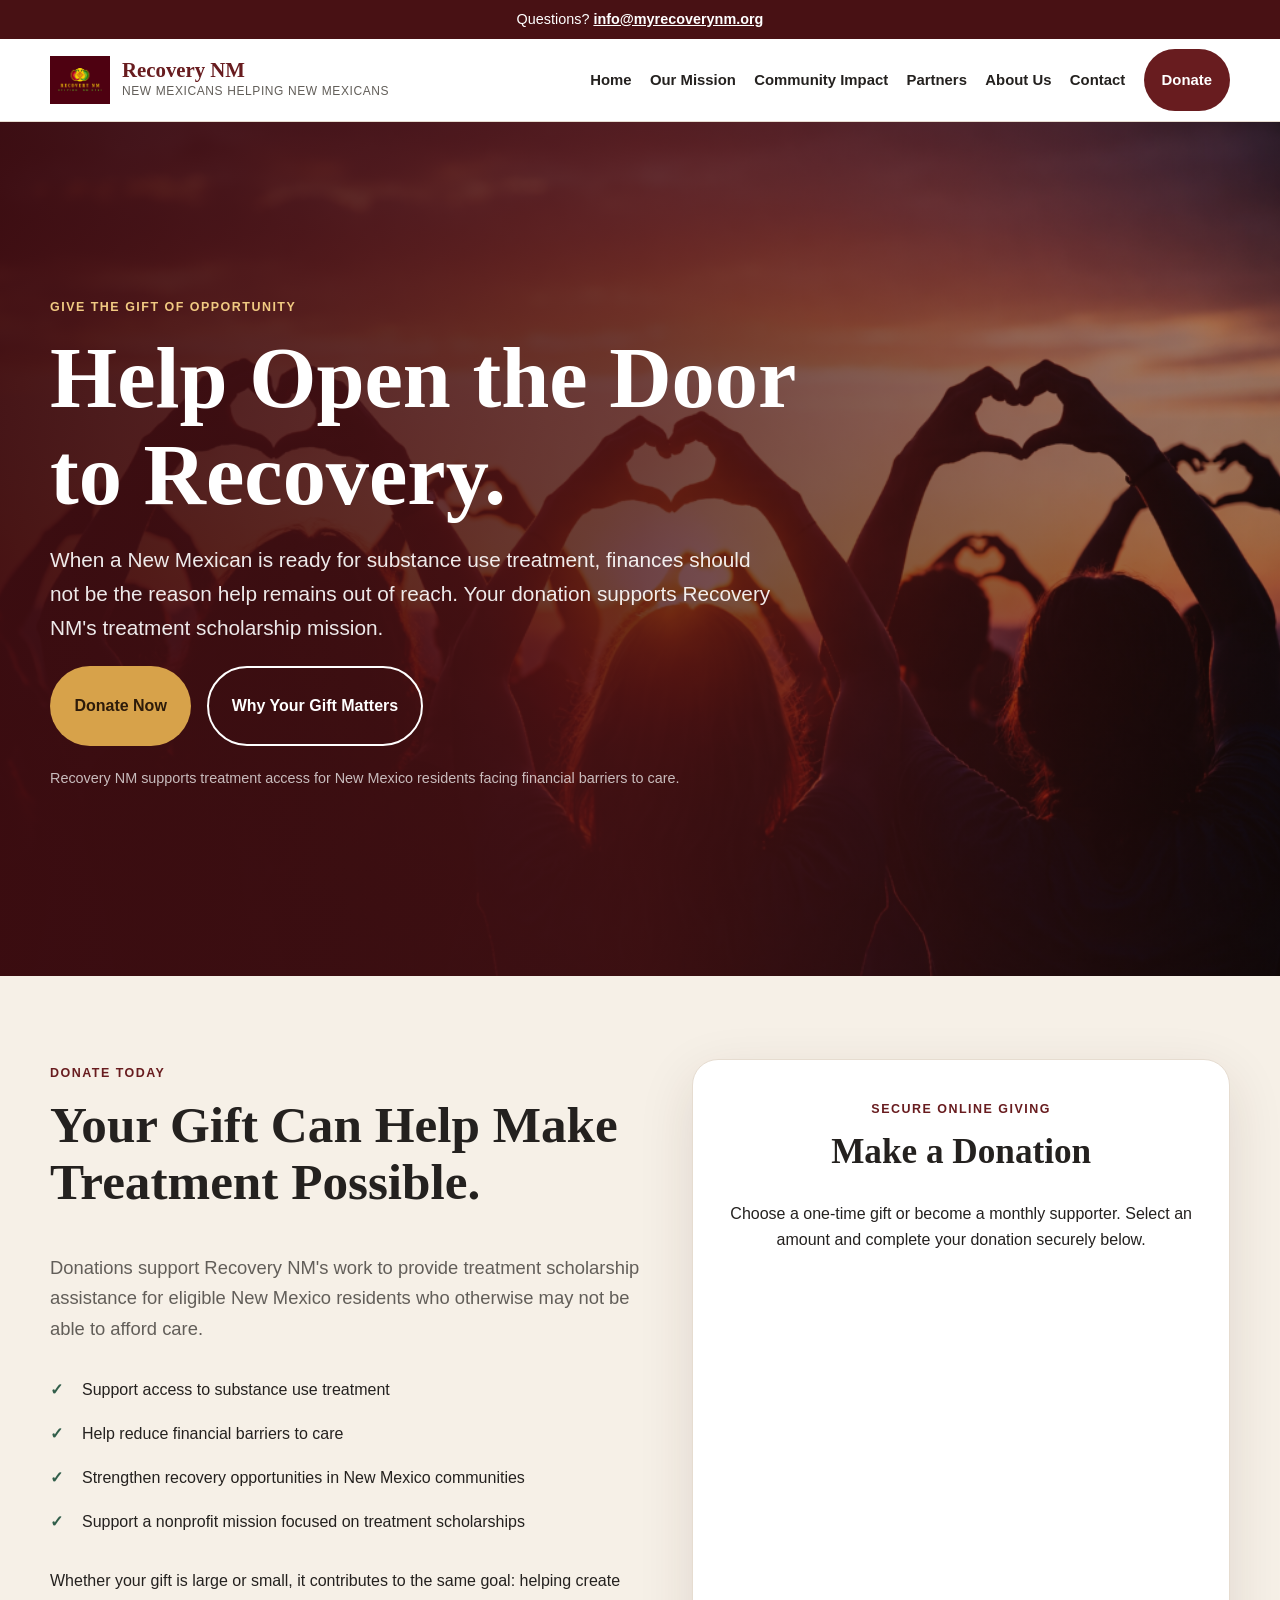
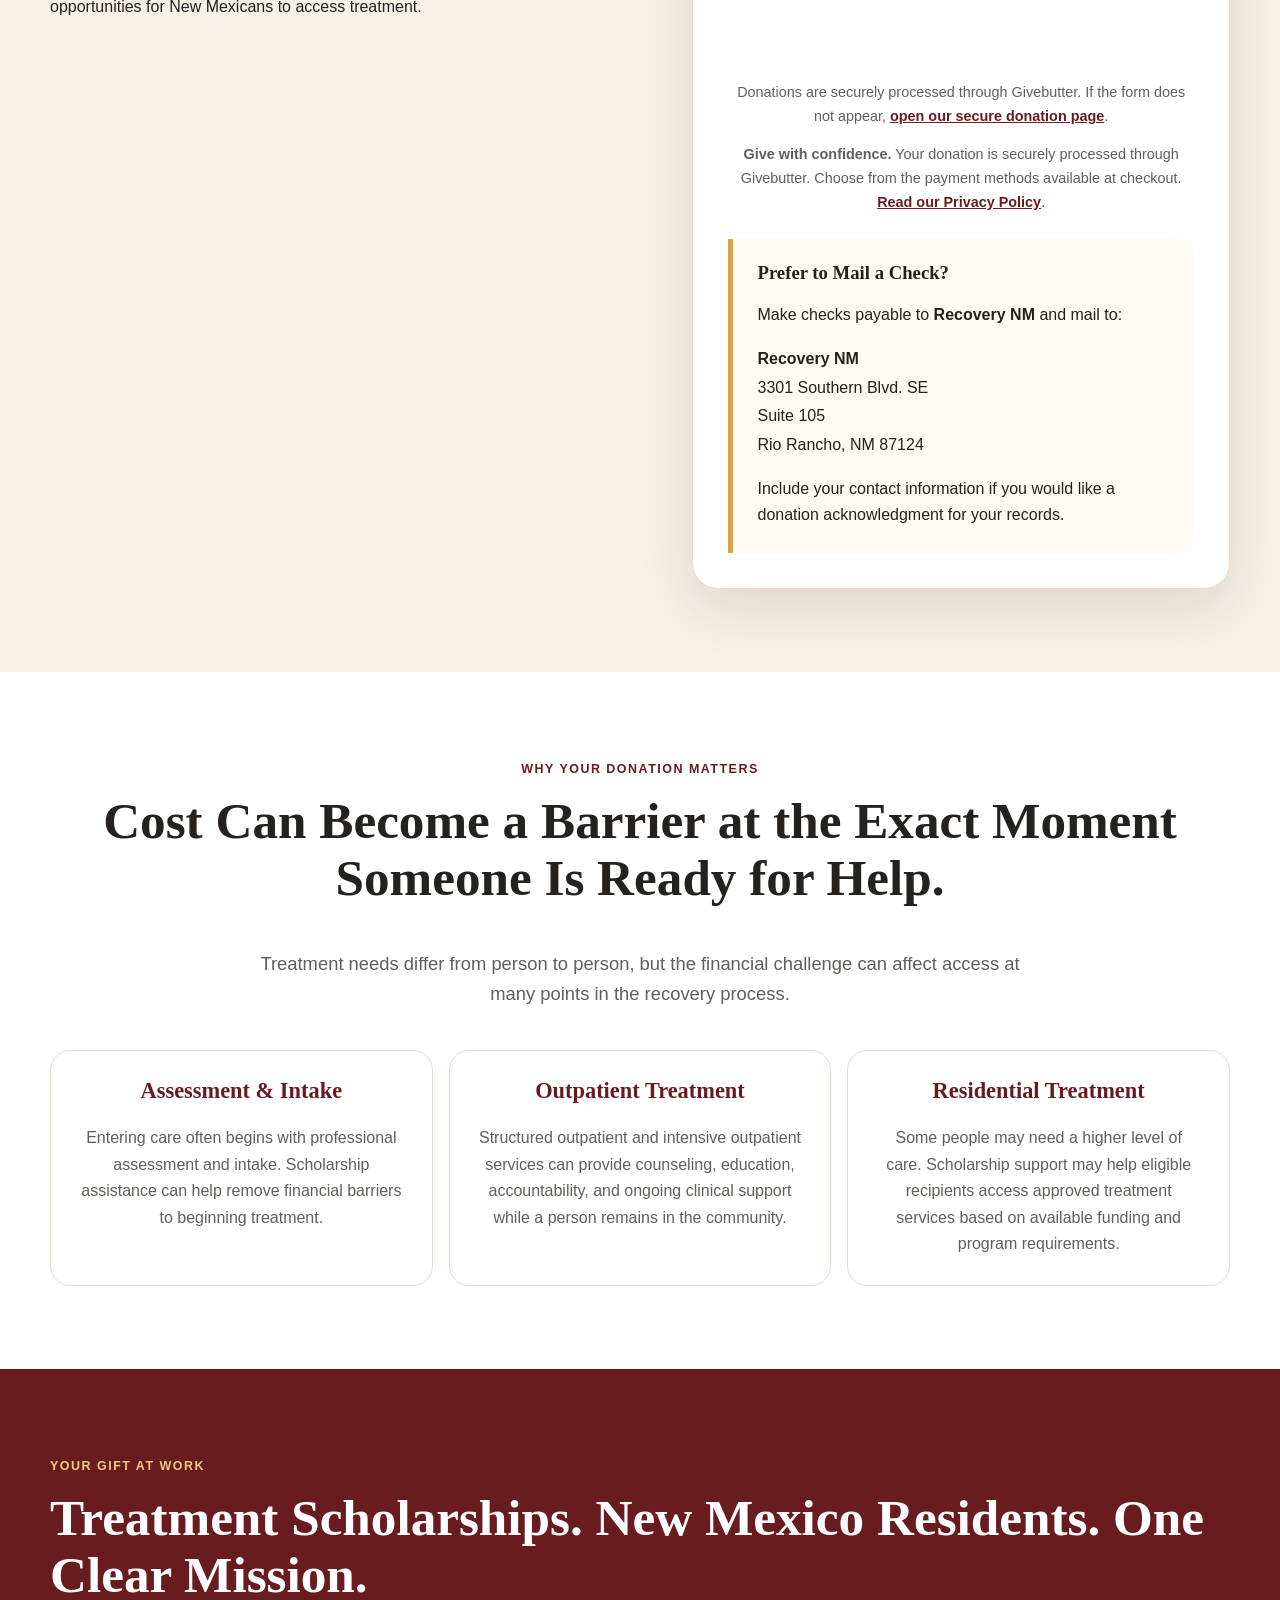
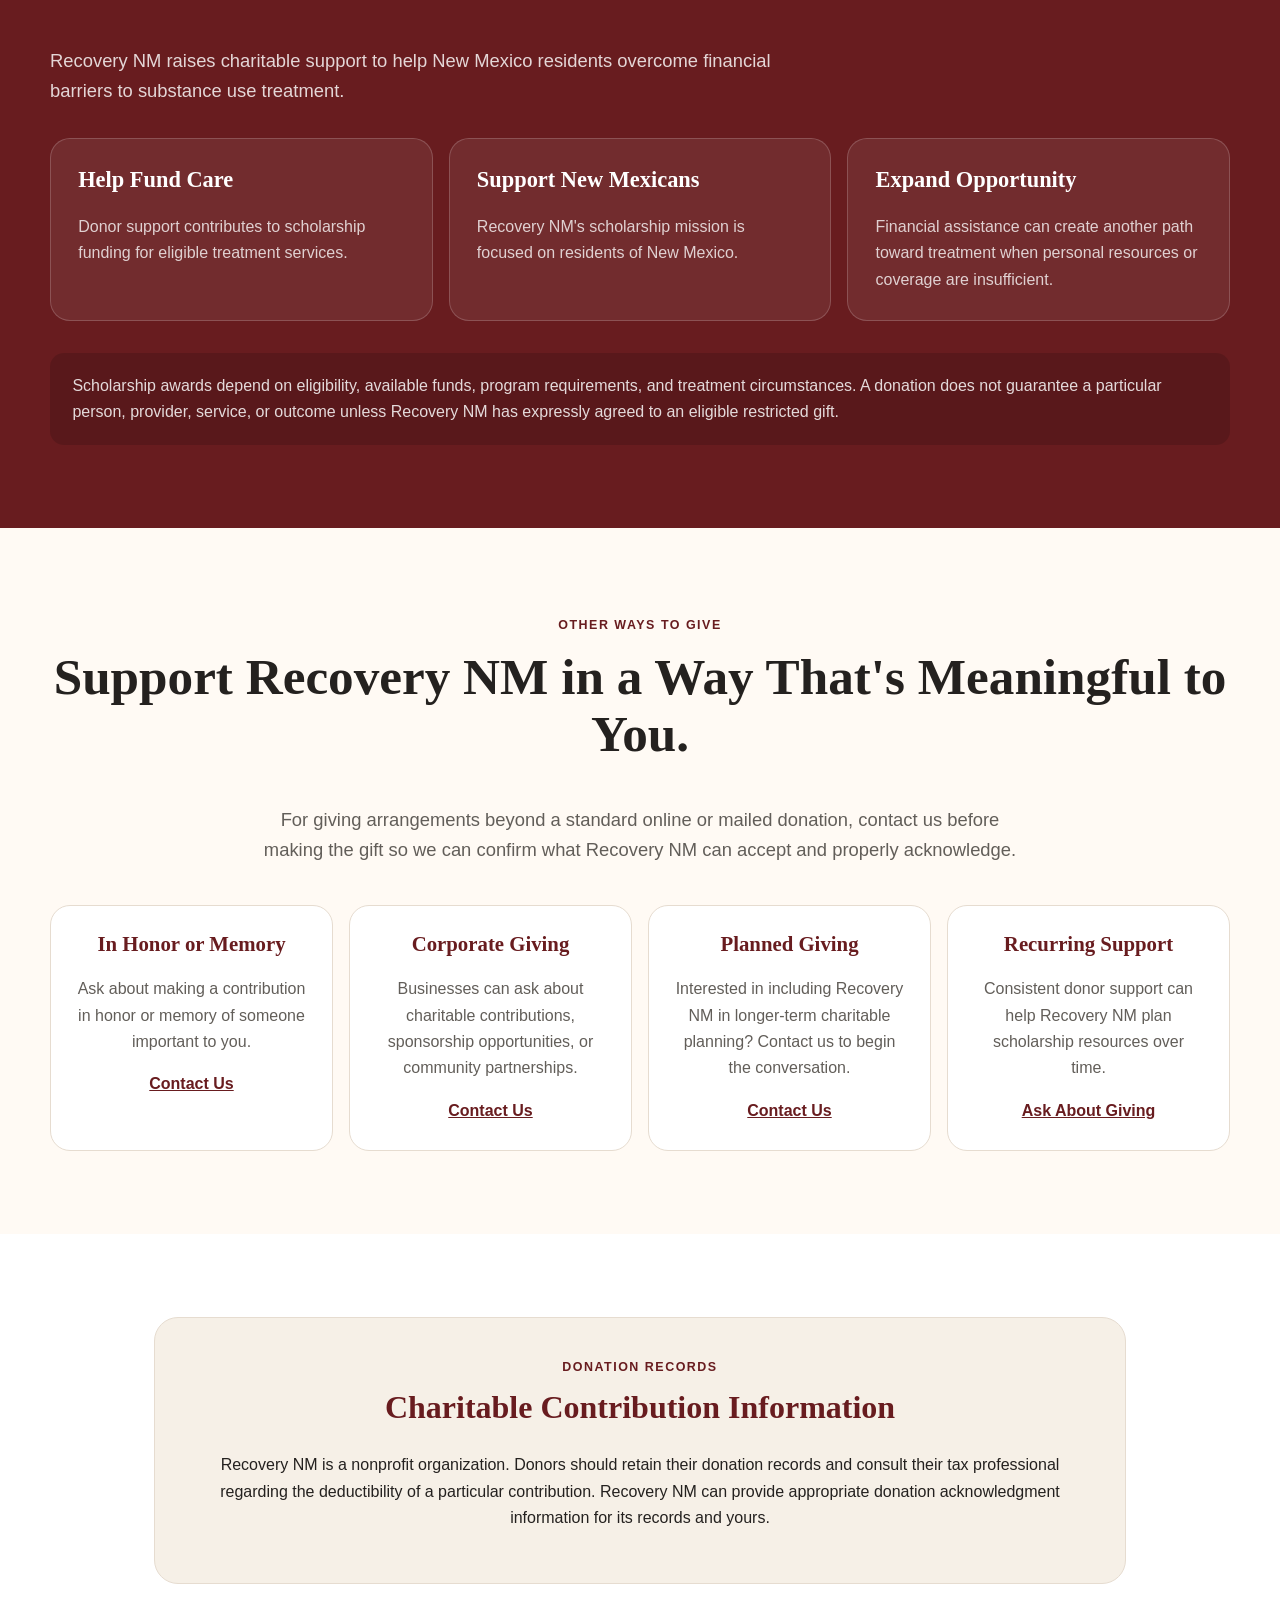
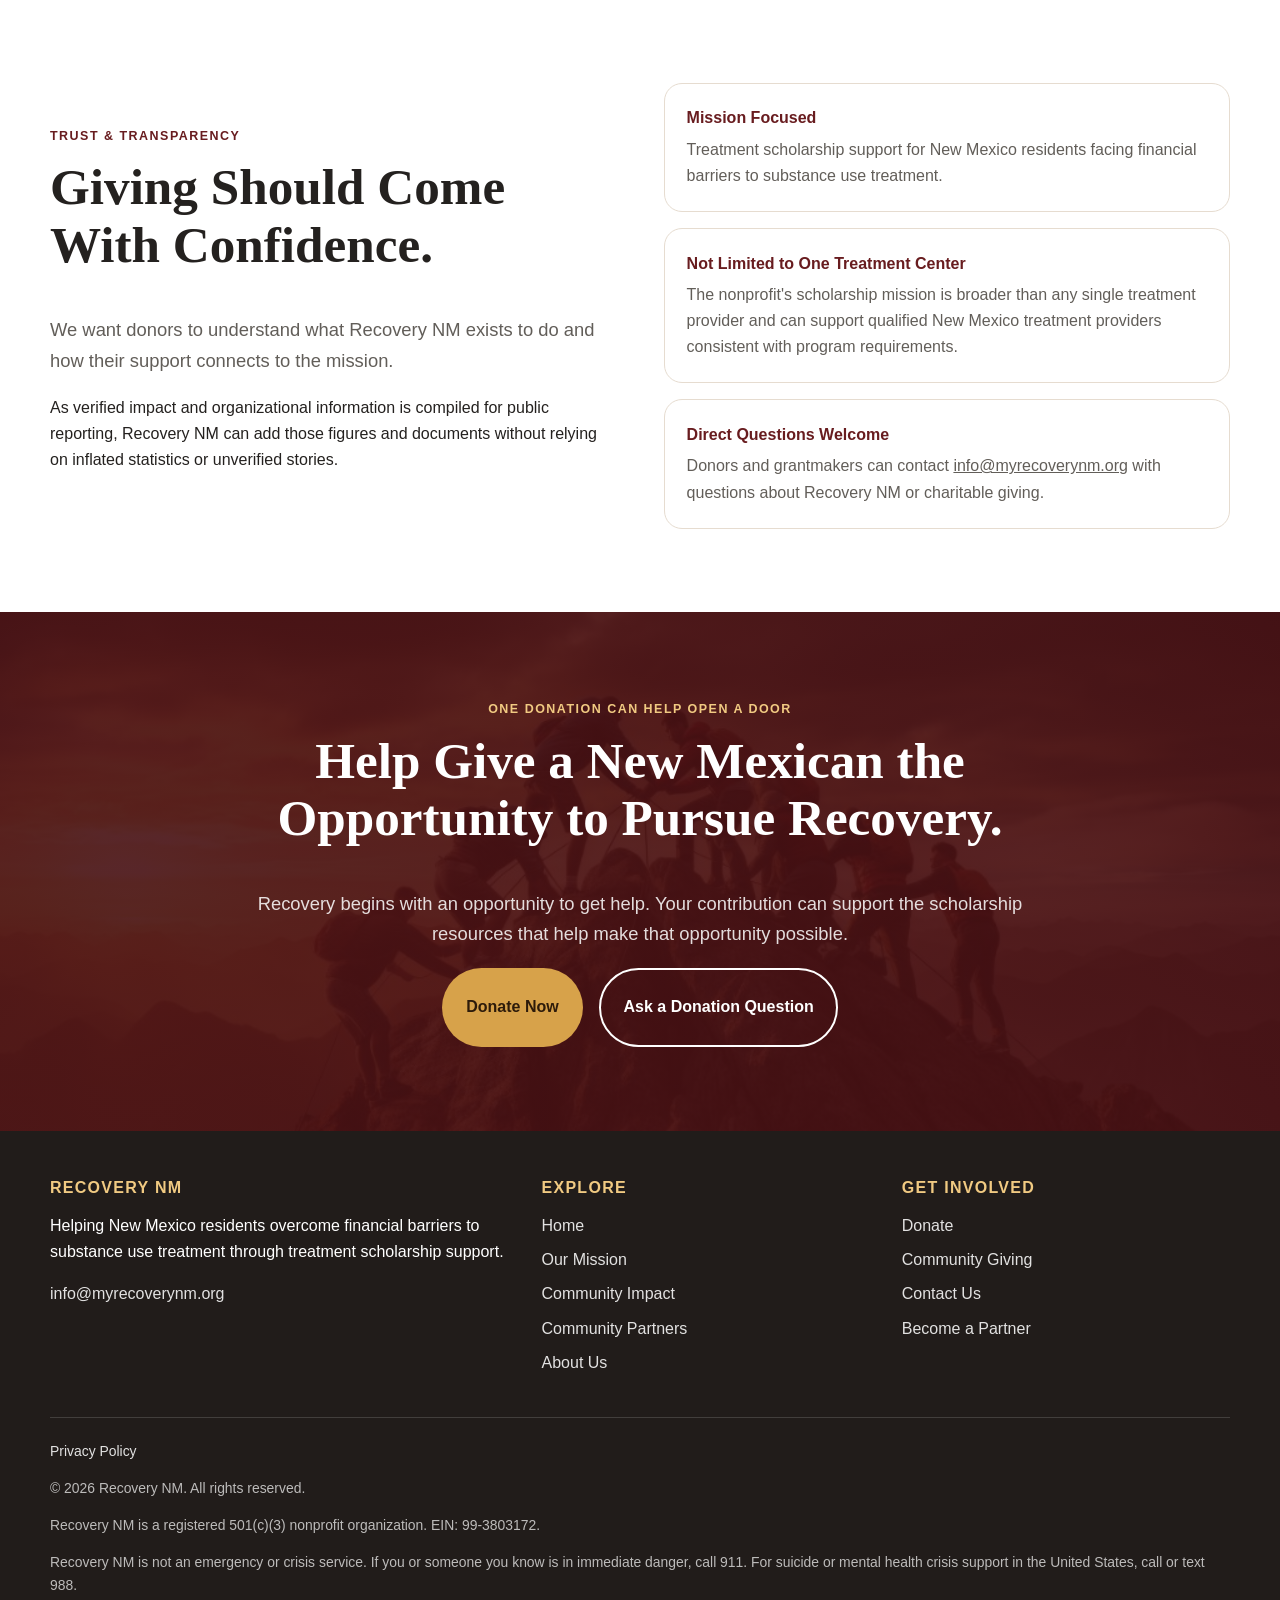
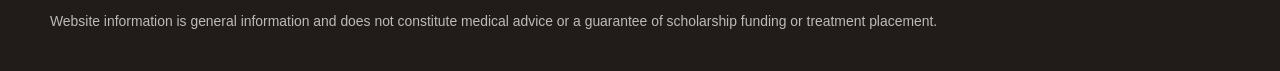
<file: donate.html>
<!DOCTYPE html>
<html lang="en">
<head>
<!-- Google Analytics 4 - Recovery NM -->
<script async src="https://www.googletagmanager.com/gtag/js?id=G-L3KJGMW06C"></script>
<script>
  window.dataLayer = window.dataLayer || [];
  function gtag(){dataLayer.push(arguments);}
  gtag('js', new Date());
  gtag('config', 'G-L3KJGMW06C');
</script>
<meta charset="UTF-8">
<meta name="viewport" content="width=device-width, initial-scale=1.0">

<title>Donate to Recovery NM | Fund Treatment Scholarships in New Mexico</title>
<meta name="description" content="Donate to Recovery NM to help fund substance use treatment scholarships for New Mexico residents facing financial barriers to care. Give securely online or by mail.">
<meta name="author" content="Recovery NM">
<meta name="robots" content="index, follow, max-image-preview:large, max-snippet:-1">
<link rel="canonical" href="https://myrecoverynm.org/donate">

<meta property="og:type" content="website">
<meta property="og:site_name" content="Recovery NM">
<meta property="og:url" content="https://myrecoverynm.org/donate">
<meta property="og:title" content="Donate to Recovery NM | Help Open the Door to Recovery">
<meta property="og:description" content="Help New Mexicans overcome financial barriers to substance use treatment through treatment scholarship support.">
<meta property="og:image" content="https://myrecoverynm.org/HEART-HANDS.jpg">
<meta property="og:image:alt" content="Recovery NM — supporting access to treatment for New Mexicans">
<meta property="og:locale" content="en_US">

<meta name="twitter:card" content="summary_large_image">
<meta name="twitter:title" content="Donate to Recovery NM">
<meta name="twitter:description" content="Help fund treatment scholarships for New Mexico residents facing financial barriers to substance use treatment.">
<meta name="twitter:image" content="https://myrecoverynm.org/HEART-HANDS.jpg">

<meta name="theme-color" content="#681c1f">
<link rel="icon" type="image/png" href="/LOGO.png">
<link rel="apple-touch-icon" href="/LOGO.png">

<script type="application/ld+json">
{
  "@context":"https://schema.org",
  "@type":"DonateAction",
  "name":"Donate to Recovery NM",
  "description":"Support treatment scholarship funding for New Mexico residents facing financial barriers to substance use treatment.",
  "recipient":{
    "@type":"NonprofitOrganization",
    "name":"Recovery NM",
    "url":"https://myrecoverynm.org/",
    "email":"info@myrecoverynm.org"
  }
}
</script>

<style>
:root{
  --wine:#681c1f;--wine-dark:#481114;--wine-soft:#8a3034;
  --sand:#f6f0e7;--cream:#fffaf4;--gold:#d7a24a;--gold-light:#f1ca82;
  --ink:#24211f;--muted:#625e59;--white:#fff;--line:#e6dcd0;
  --green:#315e4a;--max:1180px;--shadow:0 18px 55px rgba(60,35,28,.12)
}
\*{box-sizing:border-box}
html{scroll-behavior:smooth}
body{margin:0;font-family:Arial,Helvetica,sans-serif;color:var(--ink);line-height:1.65;background:#fff}
img{max-width:100%;display:block}
a{color:inherit}
.container{width:min(var(--max),calc(100% - 40px));margin:auto}
h1,h2,h3{font-family:Georgia,"Times New Roman",serif;line-height:1.12;margin-top:0}
h2{font-size:clamp(2rem,4vw,3.2rem)}
p{margin-top:0}
.eyebrow{display:inline-block;color:var(--wine);font-weight:800;text-transform:uppercase;letter-spacing:.12em;font-size:.78rem;margin-bottom:.75rem}
.lead{font-size:1.15rem;color:var(--muted);max-width:760px}
.btn{display:inline-flex;align-items:center;justify-content:center;min-height:50px;padding:.8rem 1.4rem;border-radius:999px;text-decoration:none;font-weight:800;border:2px solid transparent;transition:.2s}
.btn:hover{transform:translateY(-2px)}
.btn-gold{background:var(--gold);color:#2d1b0a}
.btn-wine{background:var(--wine);color:#fff}
.btn-outline{border-color:var(--wine);color:var(--wine);background:#fff}
.actions{display:flex;gap:1rem;flex-wrap:wrap}

.utility{background:var(--wine-dark);color:#fff;text-align:center;padding:.48rem 1rem;font-size:.9rem}
.utility a{font-weight:800}
header{position:sticky;top:0;z-index:1000;background:rgba(255,255,255,.97);border-bottom:1px solid var(--line);backdrop-filter:blur(10px)}
.nav-wrap{height:82px;display:flex;align-items:center;justify-content:space-between;gap:2rem}
.brand{display:flex;align-items:center;gap:.75rem;text-decoration:none}
.brand img{width:60px;height:60px;object-fit:contain}
.brand strong{display:block;color:var(--wine);font:700 1.3rem Georgia,serif}
.brand small{display:block;color:var(--muted);text-transform:uppercase;letter-spacing:.05em;font-size:.72rem}
nav{display:flex;align-items:center;gap:1.15rem}
nav a{text-decoration:none;font-weight:700;font-size:.93rem}
nav a:not(.btn):hover{color:var(--wine)}
.toggle{display:none;border:0;background:none;color:var(--wine);font-size:1.8rem;cursor:pointer}

.hero{
  min-height:570px;display:grid;align-items:center;color:#fff;
  background:linear-gradient(90deg,rgba(62,13,17,.94),rgba(73,19,22,.80),rgba(38,18,17,.40)),url('/HEART-HANDS.jpg') center/cover no-repeat
}
.hero-content{max-width:790px;padding:5.5rem 0}
.hero .eyebrow{color:var(--gold-light)}
.hero h1{font-size:clamp(3rem,7vw,5.4rem);margin-bottom:1.2rem}
.hero p{font-size:clamp(1.08rem,2vw,1.3rem);color:rgba(255,255,255,.91);max-width:730px}
.hero .btn-outline{border-color:#fff;color:#fff;background:transparent}
.hero-note{font-size:.9rem!important;color:rgba(255,255,255,.72)!important;margin-top:1.3rem!important}

section{padding:5.2rem 0}
.center{text-align:center}
.center .lead{margin-left:auto;margin-right:auto}

.donate-first{background:var(--sand)}
.donate-grid{display:grid;grid-template-columns:1.05fr .95fr;gap:3rem;align-items:start}
.donate-panel{background:#fff;border:1px solid var(--line);border-radius:26px;padding:2.2rem;box-shadow:var(--shadow)}
.givebutter-embed{width:100%;min-height:380px;margin:1.5rem auto;overflow:visible}
.secure-note{text-align:center;color:var(--muted);font-size:.9rem}
.secure-note a{color:var(--wine);font-weight:700}
.mail-card{background:var(--cream);border-left:5px solid var(--gold);padding:1.5rem;border-radius:0 18px 18px 0;margin-top:1.5rem}
.mail-card address{font-style:normal;line-height:1.8}
.checks{list-style:none;padding:0;margin:1.5rem 0}
.checks li{position:relative;padding:.55rem 0 .55rem 2rem}
.checks li:before{content:"✓";position:absolute;left:0;color:var(--green);font-weight:900}

.why-grid{display:grid;grid-template-columns:repeat(3,1fr);gap:1rem;margin-top:2.5rem}
.card{border:1px solid var(--line);border-radius:20px;padding:1.7rem;background:#fff}
.card h3{color:var(--wine);font-size:1.4rem}
.card p{color:var(--muted);margin-bottom:0}

.impact{background:var(--wine);color:#fff}
.impact .eyebrow{color:var(--gold-light)}
.impact .lead{color:rgba(255,255,255,.82)}
.impact-grid{display:grid;grid-template-columns:repeat(3,1fr);gap:1rem;margin-top:2rem}
.impact .card{background:rgba(255,255,255,.07);border-color:rgba(255,255,255,.18)}
.impact .card h3{color:#fff}
.impact .card p{color:rgba(255,255,255,.78)}
.impact-note{margin-top:2rem;padding:1.2rem 1.4rem;border-radius:14px;background:rgba(0,0,0,.14);color:rgba(255,255,255,.84)}

.other{background:var(--cream)}
.give-grid{display:grid;grid-template-columns:repeat(4,1fr);gap:1rem;margin-top:2.5rem}
.give-card{border:1px solid var(--line);background:#fff;border-radius:20px;padding:1.6rem}
.give-card h3{color:var(--wine);font-size:1.3rem}
.give-card p{color:var(--muted)}
.give-card a{color:var(--wine);font-weight:800}

.tax-box{max-width:900px;margin:auto;background:var(--sand);border-radius:24px;padding:2.2rem;text-align:center;border:1px solid var(--line)}
.tax-box h2{color:var(--wine);font-size:2rem}

.trust-grid{display:grid;grid-template-columns:1fr 1fr;gap:3rem;align-items:center}
.trust-points{display:grid;gap:1rem}
.trust-point{border:1px solid var(--line);border-radius:18px;padding:1.35rem}
.trust-point strong{display:block;color:var(--wine);margin-bottom:.3rem}
.trust-point p{margin:0;color:var(--muted)}

.final{background:linear-gradient(rgba(72,17,20,.91),rgba(72,17,20,.91)),url('/HERO-CLIMBERS.jpg') center/cover;color:#fff;text-align:center}
.final .container{max-width:850px}
.final .eyebrow{color:var(--gold-light)}
.final p{font-size:1.15rem;color:rgba(255,255,255,.85)}
.final .actions{justify-content:center}
.final .btn-outline{border-color:#fff;color:#fff;background:transparent}

footer{background:#211c1a;color:#fff;padding:3rem 0 1.5rem}
.footer-grid{display:grid;grid-template-columns:1.4fr 1fr 1fr;gap:2rem}
.footer-brand{display:flex;align-items:center;gap:.75rem;margin-bottom:1rem}
.footer-brand img{width:62px;height:62px;object-fit:contain;background:#fff;border-radius:50%}
.footer-brand strong{font:700 1.3rem Georgia,serif}
footer h3{font:700 1rem Arial,sans-serif;text-transform:uppercase;letter-spacing:.08em;color:var(--gold-light)}
footer ul{list-style:none;padding:0;margin:0}
footer li{margin:.5rem 0}
footer a{color:rgba(255,255,255,.87);text-decoration:none}
.footer-bottom{border-top:1px solid rgba(255,255,255,.15);margin-top:2rem;padding-top:1.4rem;color:rgba(255,255,255,.66);font-size:.87rem}

@media(max-width:950px){
 .toggle{display:block}
 nav{display:none;position:absolute;top:82px;left:0;right:0;background:#fff;padding:1.2rem 20px 1.5rem;flex-direction:column;align-items:stretch;box-shadow:var(--shadow)}
 nav.open{display:flex}
 .donate-grid,.trust-grid{grid-template-columns:1fr}
 .why-grid,.impact-grid{grid-template-columns:1fr}
 .give-grid{grid-template-columns:1fr 1fr}
 .footer-grid{grid-template-columns:1fr 1fr}
}
@media(max-width:620px){
 .container{width:calc(100% - 28px)}
 .brand small{display:none}.brand strong{font-size:1.05rem}.brand img{width:50px;height:50px}
 .nav-wrap{height:70px}nav{top:70px}
 .hero{min-height:560px}.hero-content{padding:4rem 0}
 section{padding:4rem 0}
 .give-grid,.footer-grid{grid-template-columns:1fr}
 .actions{flex-direction:column}.actions .btn{width:100%}
}

/* Shared Recovery NM header and footer */
#site-header .top{background:var(--wine-dark);color:#fff;text-align:center;padding:.48rem 1rem;font-size:.9rem}
#site-header .top a{font-weight:800}
#site-header .site-header{position:relative;top:auto;z-index:1000;background:#fff;border-bottom:1px solid var(--line)}
#site-header .c,#site-footer .c{width:min(var(--max),calc(100% - 40px));margin:auto}
#site-header .navwrap{min-height:82px;display:flex;align-items:center;justify-content:space-between;gap:2rem}
#site-header .brand{display:flex;align-items:center;gap:.75rem;text-decoration:none}
#site-header .brand img{width:60px;height:60px;object-fit:contain}
#site-header .brand strong{display:block;color:var(--wine);font:700 1.3rem Georgia,serif}
#site-header .brand small{display:block;color:var(--muted);font-size:.75rem}
#site-header nav{display:flex;align-items:center;gap:1.15rem}
#site-header nav a{text-decoration:none;font-weight:700;font-size:.93rem}
#site-header nav .btn{min-height:42px;padding:.5rem 1rem}
#site-header nav .wine{background:var(--wine);color:#fff}
#site-header .toggle{display:none;border:0;background:transparent;color:var(--wine);font-size:1.8rem;cursor:pointer}
#site-footer .site-footer{background:#211c1a;color:#fff;padding:3rem 0 1.5rem}
#site-footer .foot{display:grid;grid-template-columns:1.4fr 1fr 1fr;gap:2rem}
#site-footer .foot h3{font:700 1rem Arial,sans-serif;text-transform:uppercase;letter-spacing:.08em;color:var(--gold-light)}
#site-footer .foot ul{list-style:none;padding:0;margin:0}
#site-footer .foot li{margin:.5rem 0}
#site-footer .foot a,#site-footer .footbottom a{color:rgba(255,255,255,.87);text-decoration:none}
#site-footer .footbottom{border-top:1px solid rgba(255,255,255,.15);margin-top:2rem;padding-top:1.4rem;color:rgba(255,255,255,.7);font-size:.87rem}
@media(max-width:950px){
 #site-header .toggle{display:block}
 #site-header .site-header{position:relative}
 #site-header nav{display:none;position:absolute;top:100%;left:0;right:0;background:#fff;padding:1.2rem 20px 1.5rem;flex-direction:column;align-items:stretch;box-shadow:var(--shadow);z-index:1001}
 #site-header nav.open{display:flex}
 #site-footer .foot{grid-template-columns:1fr 1fr}
}
@media(max-width:620px){
 #site-header .c,#site-footer .c{width:calc(100% - 28px)}
 #site-header .brand small{display:none}
 #site-header .brand strong{font-size:1.05rem}
 #site-header .brand img{width:50px;height:50px}
 #site-header .navwrap{min-height:70px}
 #site-footer .foot{grid-template-columns:1fr}
}
</style>
<!-- Givebutter donation widget library -->
<script async src="https://widgets.givebutter.com/latest.umd.cjs?acct=3Mb06g3ofx7n31Ud&p=other"></script>
</head>

<body>
<div id="site-header"></div>

<main>
<section class="hero">
<div class="container">
<div class="hero-content">
  <span class="eyebrow">Give the Gift of Opportunity</span>
  <h1>Help Open the Door to Recovery.</h1>
  <p>When a New Mexican is ready for substance use treatment, finances should not be the reason help remains out of reach. Your donation supports Recovery NM's treatment scholarship mission.</p>
  <div class="actions">
    <a class="btn btn-gold" href="#donate">Donate Now</a>
    <a class="btn btn-outline" href="#why">Why Your Gift Matters</a>
  </div>
  <p class="hero-note">Recovery NM supports treatment access for New Mexico residents facing financial barriers to care.</p>
</div>
</div>
</section>

<section class="donate-first" id="donate">
<div class="container donate-grid">
  <div>
    <span class="eyebrow">Donate Today</span>
    <h2>Your Gift Can Help Make Treatment Possible.</h2>
    <p class="lead">Donations support Recovery NM's work to provide treatment scholarship assistance for eligible New Mexico residents who otherwise may not be able to afford care.</p>
    <ul class="checks">
      <li>Support access to substance use treatment</li>
      <li>Help reduce financial barriers to care</li>
      <li>Strengthen recovery opportunities in New Mexico communities</li>
      <li>Support a nonprofit mission focused on treatment scholarships</li>
    </ul>
    <p>Whether your gift is large or small, it contributes to the same goal: helping create opportunities for New Mexicans to access treatment.</p>
  </div>

  <div class="donate-panel">
          <div class="center">
        <span class="eyebrow">Secure Online Giving</span>
        <h2 style="font-size:2.2rem">Make a Donation</h2>
        <p>Choose a one-time gift or become a monthly supporter. Select an amount and complete your donation securely below.</p>
      </div>
      <div class="givebutter-embed" aria-label="Recovery NM secure donation form">
        <givebutter-widget id="LWknKv"></givebutter-widget>
      </div>
      <p class="secure-note">Donations are securely processed through Givebutter. If the form does not appear, <a href="https://givebutter.com/fund-scholarships-for-substance-use-treatment-wg46oc" target="_blank" rel="noopener noreferrer">open our secure donation page</a>.</p>
      <p class="secure-note"><strong>Give with confidence.</strong> Your donation is securely processed through Givebutter. Choose from the payment methods available at checkout. <a href="/privacy-policy">Read our Privacy Policy</a>.</p>

<div class="mail-card">
      <h3>Prefer to Mail a Check?</h3>
      <p>Make checks payable to <strong>Recovery NM</strong> and mail to:</p>
      <address>
        <strong>Recovery NM</strong><br>
        3301 Southern Blvd. SE<br>
        Suite 105<br>
        Rio Rancho, NM 87124
      </address>
      <p style="margin:1rem 0 0">Include your contact information if you would like a donation acknowledgment for your records.</p>
    </div>
  </div>
</div>
</section>

<section id="why">
<div class="container center">
  <span class="eyebrow">Why Your Donation Matters</span>
  <h2>Cost Can Become a Barrier at the Exact Moment Someone Is Ready for Help.</h2>
  <p class="lead">Treatment needs differ from person to person, but the financial challenge can affect access at many points in the recovery process.</p>

  <div class="why-grid">
    <article class="card">
      <h3>Assessment & Intake</h3>
      <p>Entering care often begins with professional assessment and intake. Scholarship assistance can help remove financial barriers to beginning treatment.</p>
    </article>
    <article class="card">
      <h3>Outpatient Treatment</h3>
      <p>Structured outpatient and intensive outpatient services can provide counseling, education, accountability, and ongoing clinical support while a person remains in the community.</p>
    </article>
    <article class="card">
      <h3>Residential Treatment</h3>
      <p>Some people may need a higher level of care. Scholarship support may help eligible recipients access approved treatment services based on available funding and program requirements.</p>
    </article>
  </div>
</div>
</section>

<section class="impact">
<div class="container">
  <span class="eyebrow">Your Gift at Work</span>
  <h2>Treatment Scholarships. New Mexico Residents. One Clear Mission.</h2>
  <p class="lead">Recovery NM raises charitable support to help New Mexico residents overcome financial barriers to substance use treatment.</p>

  <div class="impact-grid">
    <article class="card">
      <h3>Help Fund Care</h3>
      <p>Donor support contributes to scholarship funding for eligible treatment services.</p>
    </article>
    <article class="card">
      <h3>Support New Mexicans</h3>
      <p>Recovery NM's scholarship mission is focused on residents of New Mexico.</p>
    </article>
    <article class="card">
      <h3>Expand Opportunity</h3>
      <p>Financial assistance can create another path toward treatment when personal resources or coverage are insufficient.</p>
    </article>
  </div>

  <div class="impact-note">Scholarship awards depend on eligibility, available funds, program requirements, and treatment circumstances. A donation does not guarantee a particular person, provider, service, or outcome unless Recovery NM has expressly agreed to an eligible restricted gift.</div>
</div>
</section>

<section class="other">
<div class="container center">
  <span class="eyebrow">Other Ways to Give</span>
  <h2>Support Recovery NM in a Way That's Meaningful to You.</h2>
  <p class="lead">For giving arrangements beyond a standard online or mailed donation, contact us before making the gift so we can confirm what Recovery NM can accept and properly acknowledge.</p>

  <div class="give-grid">
    <article class="give-card">
      <h3>In Honor or Memory</h3>
      <p>Ask about making a contribution in honor or memory of someone important to you.</p>
      <a href="mailto:info@myrecoverynm.org?subject=Honor%20or%20Memorial%20Gift">Contact Us</a>
    </article>
    <article class="give-card">
      <h3>Corporate Giving</h3>
      <p>Businesses can ask about charitable contributions, sponsorship opportunities, or community partnerships.</p>
      <a href="mailto:info@myrecoverynm.org?subject=Corporate%20Giving%20Inquiry">Contact Us</a>
    </article>
    <article class="give-card">
      <h3>Planned Giving</h3>
      <p>Interested in including Recovery NM in longer-term charitable planning? Contact us to begin the conversation.</p>
      <a href="mailto:info@myrecoverynm.org?subject=Planned%20Giving%20Inquiry">Contact Us</a>
    </article>
    <article class="give-card">
      <h3>Recurring Support</h3>
      <p>Consistent donor support can help Recovery NM plan scholarship resources over time.</p>
      <a href="mailto:info@myrecoverynm.org?subject=Recurring%20Giving%20Inquiry">Ask About Giving</a>
    </article>
  </div>
</div>
</section>

<section>
<div class="container">
  <div class="tax-box">
    <span class="eyebrow">Donation Records</span>
    <h2>Charitable Contribution Information</h2>
    <p>Recovery NM is a nonprofit organization. Donors should retain their donation records and consult their tax professional regarding the deductibility of a particular contribution. Recovery NM can provide appropriate donation acknowledgment information for its records and yours.</p>
  </div>
</div>
</section>

<section style="padding-top:1rem">
<div class="container trust-grid">
  <div>
    <span class="eyebrow">Trust & Transparency</span>
    <h2>Giving Should Come With Confidence.</h2>
    <p class="lead">We want donors to understand what Recovery NM exists to do and how their support connects to the mission.</p>
    <p>As verified impact and organizational information is compiled for public reporting, Recovery NM can add those figures and documents without relying on inflated statistics or unverified stories.</p>
  </div>
  <div class="trust-points">
    <div class="trust-point"><strong>Mission Focused</strong><p>Treatment scholarship support for New Mexico residents facing financial barriers to substance use treatment.</p></div>
    <div class="trust-point"><strong>Not Limited to One Treatment Center</strong><p>The nonprofit's scholarship mission is broader than any single treatment provider and can support qualified New Mexico treatment providers consistent with program requirements.</p></div>
    <div class="trust-point"><strong>Direct Questions Welcome</strong><p>Donors and grantmakers can contact <a href="mailto:info@myrecoverynm.org">info@myrecoverynm.org</a> with questions about Recovery NM or charitable giving.</p></div>
  </div>
</div>
</section>

<section class="final">
<div class="container">
  <span class="eyebrow">One Donation Can Help Open a Door</span>
  <h2>Help Give a New Mexican the Opportunity to Pursue Recovery.</h2>
  <p>Recovery begins with an opportunity to get help. Your contribution can support the scholarship resources that help make that opportunity possible.</p>
  <div class="actions">
    <a class="btn btn-gold" href="#donate">Donate Now</a>
    <a class="btn btn-outline" href="mailto:info@myrecoverynm.org?subject=Recovery%20NM%20Donation%20Question">Ask a Donation Question</a>
  </div>
</div>
</section>
</main>

<div id="site-footer"></div>
<script src="/components/recovery-components.js" defer></script>
</body>
</html>
</file>
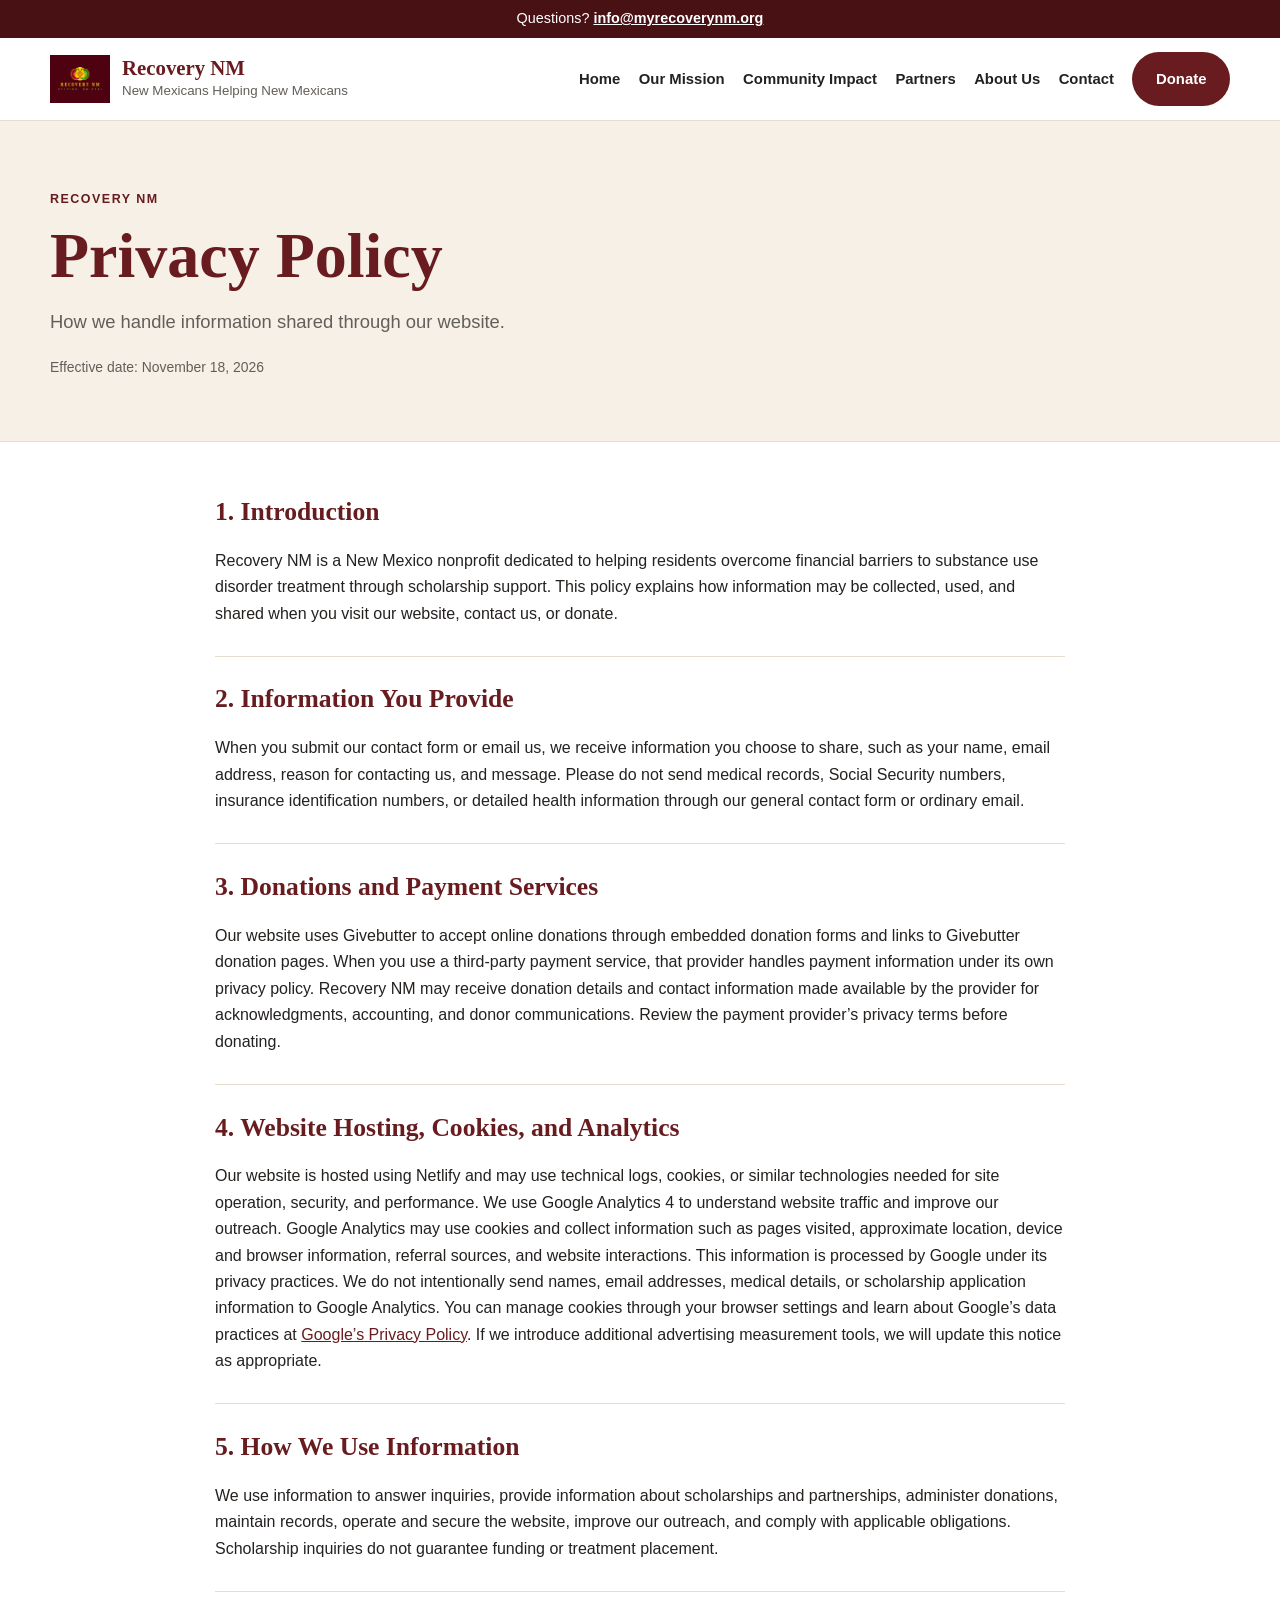
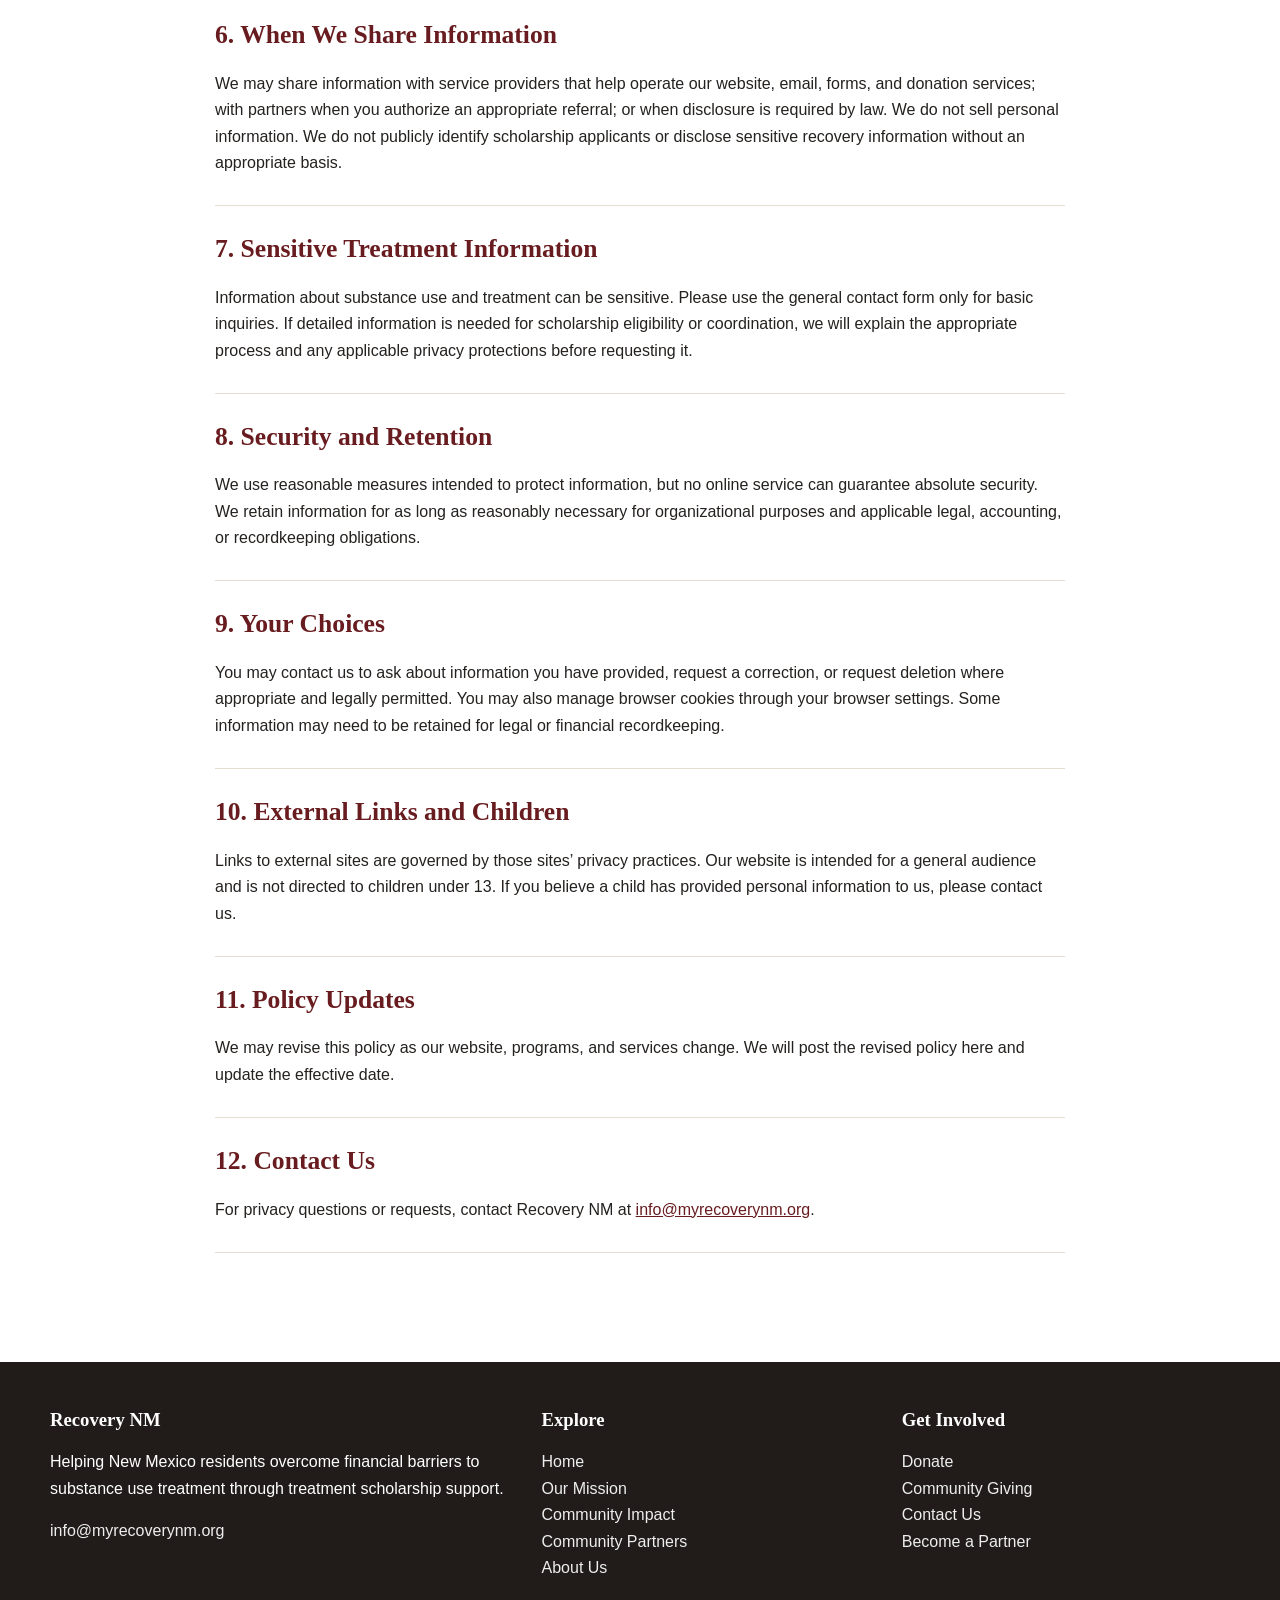
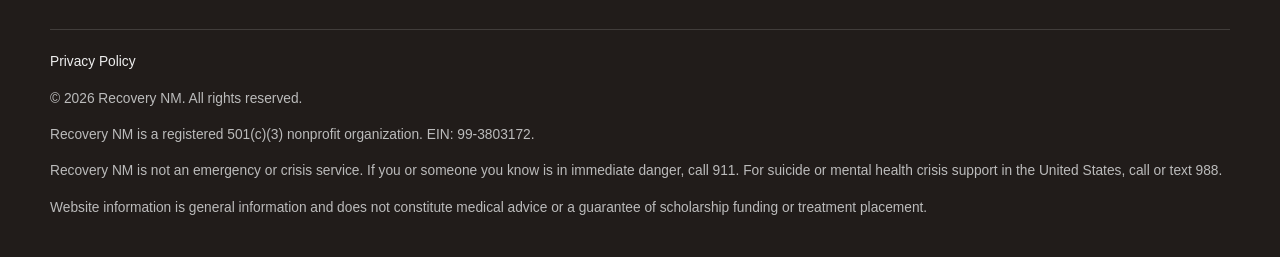
<file: privacy-policy.html>
<!doctype html>
<html lang="en"><head>
<!-- Google Analytics 4 - Recovery NM -->
<script async src="https://www.googletagmanager.com/gtag/js?id=G-L3KJGMW06C"></script>
<script>
  window.dataLayer = window.dataLayer || [];
  function gtag(){dataLayer.push(arguments);}
  gtag('js', new Date());
  gtag('config', 'G-L3KJGMW06C');
</script>
<meta charset="utf-8"><meta name="viewport" content="width=device-width,initial-scale=1">
<title>Privacy Policy | Recovery NM</title><meta name="description" content="Learn how Recovery NM handles website, contact, and donation information.">
<meta name="robots" content="index,follow"><link rel="canonical" href="https://myrecoverynm.org/privacy-policy">
<meta name="theme-color" content="#681c1f"><link rel="icon" href="/LOGO.png">
<style>
:root{--wine:#681c1f;--dark:#481114;--sand:#f6f0e7;--cream:#fffaf4;--gold:#d7a24a;--ink:#24211f;--muted:#625e59;--line:#e6dcd0;--max:1180px}
*{box-sizing:border-box}html{scroll-behavior:smooth}body{margin:0;font-family:Arial,sans-serif;color:var(--ink);line-height:1.65}img{max-width:100%;display:block}a{color:inherit}.c{width:min(var(--max),calc(100% - 40px));margin:auto}h1,h2,h3{font-family:Georgia,serif;line-height:1.12;margin-top:0}h2{font-size:clamp(2rem,4vw,3.25rem)}p{margin-top:0}.ey{color:var(--wine);font-weight:800;text-transform:uppercase;letter-spacing:.12em;font-size:.78rem}.lead{font-size:1.15rem;color:var(--muted);max-width:760px}.btn{display:inline-flex;justify-content:center;align-items:center;min-height:50px;padding:.8rem 1.35rem;border-radius:999px;text-decoration:none;font-weight:800;border:2px solid transparent}.primary{background:var(--gold);color:#2d1b0a}.wine{background:var(--wine);color:#fff}.outline{border-color:var(--wine);color:var(--wine);background:#fff}
.top{background:var(--dark);color:#fff;text-align:center;padding:.45rem 1rem;font-size:.9rem}.top a{font-weight:700}header{position:sticky;top:0;z-index:10;background:#fff;border-bottom:1px solid var(--line)}.navwrap{height:82px;display:flex;align-items:center;justify-content:space-between;gap:2rem}.brand{display:flex;align-items:center;gap:.75rem;text-decoration:none}.brand img{width:60px;height:60px;object-fit:contain}.brand strong{font:700 1.3rem Georgia,serif;color:var(--wine)}.brand small{display:block;color:var(--muted)}nav{display:flex;align-items:center;gap:1.15rem}nav a{text-decoration:none;font-weight:700;font-size:.93rem}.toggle{display:none;border:0;background:none;font-size:1.7rem;color:var(--wine)}
.hero{min-height:680px;display:grid;align-items:center;color:#fff;background:linear-gradient(90deg,rgba(65,14,18,.93),rgba(70,18,21,.78),rgba(30,15,14,.35)),url('/HERO-CLIMBERS.jpg') center/cover}.hero .ey{color:#f3cb83}.heroin{max-width:790px;padding:6rem 0}.hero h1{font-size:clamp(3rem,7vw,5.6rem);margin-bottom:1.2rem}.hero p{font-size:1.25rem;max-width:730px;color:#f7eeee}.actions{display:flex;gap:1rem;flex-wrap:wrap}.hero .outline{border-color:#fff;color:#fff;background:transparent}.strip{background:var(--gold);padding:1rem;text-align:center;font-weight:800;color:#3c250d}
section{padding:5.3rem 0}.center{text-align:center}.center .lead{margin:auto}.belief{max-width:900px;margin:2.5rem auto 0;padding:2rem;background:var(--cream);border-left:5px solid var(--gold);border-radius:0 20px 20px 0;font:1.65rem Georgia,serif;color:var(--wine)}
.soft{background:var(--sand)}.steps{display:grid;grid-template-columns:repeat(4,1fr);gap:1rem;margin-top:2.5rem}.card{background:#fff;border:1px solid var(--line);border-radius:20px;padding:1.7rem}.num{width:42px;height:42px;border-radius:50%;display:grid;place-items:center;background:var(--wine);color:#fff;font-weight:800;margin-bottom:1rem}.card p{color:var(--muted);margin-bottom:0}
.split{display:grid;grid-template-columns:1fr 1fr;gap:3rem;align-items:center}.photo{min-height:480px;border-radius:28px;background:url('/HEART-HANDS.jpg') center/cover;box-shadow:0 18px 50px #0002}.checks{list-style:none;padding:0}.checks li{padding:.5rem 0 .5rem 2rem;position:relative}.checks li:before{content:"✓";position:absolute;left:0;color:#315e4a;font-weight:900}
.impact{background:var(--wine);color:#fff}.impact .ey{color:#f3cb83}.impact .lead{color:#f3e8e8}.three{display:grid;grid-template-columns:repeat(3,1fr);gap:1rem;margin-top:2rem}.impact .card{background:#ffffff12;border-color:#ffffff2b}.impact .card p{color:#f2e6e6}.note{margin-top:2rem;padding:1.2rem;background:#0002;border-radius:14px}
.two{display:grid;grid-template-columns:1fr 1fr;gap:1.5rem;margin-top:2rem}.two .card h3{color:var(--wine)}
.trust{background:var(--cream)}.trustgrid{display:grid;grid-template-columns:.9fr 1.1fr;gap:3rem}.trustpoints{display:grid;gap:1rem}.trustpoints .card strong{display:block;color:var(--wine);margin-bottom:.3rem}
.contactgrid{display:grid;grid-template-columns:.8fr 1.2fr;gap:3rem}.contactbox{background:#fff;border:1px solid var(--line);border-radius:20px;padding:2rem}form{display:grid;gap:1rem}.row{display:grid;grid-template-columns:1fr 1fr;gap:1rem}label{font-weight:700}input,select,textarea{width:100%;padding:.9rem;border:1px solid #cfc5b9;border-radius:10px;font:inherit}textarea{min-height:140px}.small{font-size:.87rem;color:var(--muted)}
.final{background:linear-gradient(#481114e8,#481114e8),url('/HERO-CLIMBERS.jpg') center/cover;color:#fff;text-align:center}.final .c{max-width:850px}.final .ey{color:#f3cb83}.final .actions{justify-content:center}.final .outline{border-color:#fff;color:#fff;background:transparent}
footer{background:#211c1a;color:#fff;padding:3rem 0 1.5rem}.foot{display:grid;grid-template-columns:1.4fr 1fr 1fr;gap:2rem}.foot ul{list-style:none;padding:0}.foot a{color:#eee;text-decoration:none}.footbottom{border-top:1px solid #ffffff25;margin-top:2rem;padding-top:1.3rem;color:#bbb;font-size:.86rem}
@media(max-width:900px){.toggle{display:block}nav{display:none;position:absolute;top:82px;left:0;right:0;background:#fff;padding:1.2rem 20px;flex-direction:column;align-items:stretch}nav.open{display:flex}.steps{grid-template-columns:1fr 1fr}.split,.trustgrid,.contactgrid{grid-template-columns:1fr}.three{grid-template-columns:1fr}.photo{order:-1;min-height:360px}.foot{grid-template-columns:1fr 1fr}}
@media(max-width:620px){.c{width:calc(100% - 28px)}.brand small{display:none}.brand strong{font-size:1.05rem}.brand img{width:50px;height:50px}.navwrap{height:70px}nav{top:70px}.hero{min-height:610px}.heroin{padding:4rem 0}section{padding:4rem 0}.steps,.two,.row,.foot{grid-template-columns:1fr}.actions{flex-direction:column}.actions .btn{width:100%}}
</style>
<style>.policy-hero{background:var(--sand);padding:4rem 0 3rem;border-bottom:1px solid var(--line)}.policy-hero h1{font-size:clamp(2.5rem,5vw,4.2rem);color:var(--wine);margin:.5rem 0 1rem}.policy-body{max-width:850px;padding:3.5rem 0 5rem}.policy-section{padding:0 0 1.8rem;margin-bottom:1.8rem;border-bottom:1px solid var(--line)}.policy-section h2{font-size:1.6rem;color:var(--wine)}.policy-section p{margin:0}.policy-body a{color:var(--wine)}@media(max-width:620px){.policy-hero{padding:3rem 0 2rem}.policy-body{padding:2rem 0 3rem}}</style>
<script src="/components/recovery-components.js" defer></script>

<style>
/* Shared header and footer component compatibility */
#site-header .top{background:var(--dark);color:#fff;text-align:center;padding:.45rem 1rem;font-size:.9rem}
#site-header .top a{font-weight:700}
#site-header .site-header{position:sticky;top:0;z-index:1000;background:#fff;border-bottom:1px solid var(--line)}
#site-header .navwrap{height:82px;display:flex;align-items:center;justify-content:space-between;gap:2rem}
#site-header .brand{display:flex;align-items:center;gap:.75rem;text-decoration:none}
#site-header .brand img{width:60px;height:60px;object-fit:contain}
#site-header .brand strong{display:block;font:700 1.3rem Georgia,serif;color:var(--wine)}
#site-header .brand small{display:block;color:var(--muted)}
#site-header nav{display:flex;align-items:center;gap:1.15rem}
#site-header nav a{text-decoration:none;font-weight:700;font-size:.93rem}
#site-header nav a:not(.btn):hover{color:var(--wine)}
#site-header .toggle{display:none;border:0;background:none;font-size:1.7rem;color:var(--wine);cursor:pointer}
#site-footer .site-footer{background:#211c1a;color:#fff;padding:3rem 0 1.5rem}
#site-footer .foot{display:grid;grid-template-columns:1.4fr 1fr 1fr;gap:2rem}
#site-footer .foot ul{list-style:none;padding:0}
#site-footer .foot a,#site-footer .footbottom a{color:#eee;text-decoration:none}
#site-footer .footbottom{border-top:1px solid #ffffff25;margin-top:2rem;padding-top:1.3rem;color:#bbb;font-size:.86rem}
@media(max-width:900px){
  #site-header .toggle{display:block}
  #site-header nav{display:none;position:absolute;top:82px;left:0;right:0;background:#fff;padding:1.2rem 20px;flex-direction:column;align-items:stretch;box-shadow:0 12px 30px #0002}
  #site-header nav.open{display:flex}
  #site-footer .foot{grid-template-columns:1fr 1fr}
}
@media(max-width:620px){
  #site-header .brand small{display:none}
  #site-header .brand strong{font-size:1.05rem}
  #site-header .brand img{width:50px;height:50px}
  #site-header .navwrap{height:70px}
  #site-header nav{top:70px}
  #site-footer .foot{grid-template-columns:1fr}
}
</style>
</head><body>
<div id="site-header"></div>
<main><div class="policy-hero"><div class="c"><span class="ey">Recovery NM</span><h1>Privacy Policy</h1><p class="lead">How we handle information shared through our website.</p><p class="small">Effective date: November 18, 2026</p></div></div><div class="c policy-body"><section class="policy-section"><h2>1. Introduction</h2><p>Recovery NM is a New Mexico nonprofit dedicated to helping residents overcome financial barriers to substance use disorder treatment through scholarship support. This policy explains how information may be collected, used, and shared when you visit our website, contact us, or donate.</p></section><section class="policy-section"><h2>2. Information You Provide</h2><p>When you submit our contact form or email us, we receive information you choose to share, such as your name, email address, reason for contacting us, and message. Please do not send medical records, Social Security numbers, insurance identification numbers, or detailed health information through our general contact form or ordinary email.</p></section><section class="policy-section"><h2>3. Donations and Payment Services</h2><p>Our website uses Givebutter to accept online donations through embedded donation forms and links to Givebutter donation pages. When you use a third-party payment service, that provider handles payment information under its own privacy policy. Recovery NM may receive donation details and contact information made available by the provider for acknowledgments, accounting, and donor communications. Review the payment provider’s privacy terms before donating.</p></section><section class="policy-section"><h2>4. Website Hosting, Cookies, and Analytics</h2><p>Our website is hosted using Netlify and may use technical logs, cookies, or similar technologies needed for site operation, security, and performance. We use Google Analytics 4 to understand website traffic and improve our outreach. Google Analytics may use cookies and collect information such as pages visited, approximate location, device and browser information, referral sources, and website interactions. This information is processed by Google under its privacy practices. We do not intentionally send names, email addresses, medical details, or scholarship application information to Google Analytics. You can manage cookies through your browser settings and learn about Google’s data practices at <a href="https://policies.google.com/privacy" rel="noopener noreferrer" target="_blank">Google’s Privacy Policy</a>. If we introduce additional advertising measurement tools, we will update this notice as appropriate.</p></section><section class="policy-section"><h2>5. How We Use Information</h2><p>We use information to answer inquiries, provide information about scholarships and partnerships, administer donations, maintain records, operate and secure the website, improve our outreach, and comply with applicable obligations. Scholarship inquiries do not guarantee funding or treatment placement.</p></section><section class="policy-section"><h2>6. When We Share Information</h2><p>We may share information with service providers that help operate our website, email, forms, and donation services; with partners when you authorize an appropriate referral; or when disclosure is required by law. We do not sell personal information. We do not publicly identify scholarship applicants or disclose sensitive recovery information without an appropriate basis.</p></section><section class="policy-section"><h2>7. Sensitive Treatment Information</h2><p>Information about substance use and treatment can be sensitive. Please use the general contact form only for basic inquiries. If detailed information is needed for scholarship eligibility or coordination, we will explain the appropriate process and any applicable privacy protections before requesting it.</p></section><section class="policy-section"><h2>8. Security and Retention</h2><p>We use reasonable measures intended to protect information, but no online service can guarantee absolute security. We retain information for as long as reasonably necessary for organizational purposes and applicable legal, accounting, or recordkeeping obligations.</p></section><section class="policy-section"><h2>9. Your Choices</h2><p>You may contact us to ask about information you have provided, request a correction, or request deletion where appropriate and legally permitted. You may also manage browser cookies through your browser settings. Some information may need to be retained for legal or financial recordkeeping.</p></section><section class="policy-section"><h2>10. External Links and Children</h2><p>Links to external sites are governed by those sites’ privacy practices. Our website is intended for a general audience and is not directed to children under 13. If you believe a child has provided personal information to us, please contact us.</p></section><section class="policy-section"><h2>11. Policy Updates</h2><p>We may revise this policy as our website, programs, and services change. We will post the revised policy here and update the effective date.</p></section><section class="policy-section"><h2>12. Contact Us</h2><p>For privacy questions or requests, contact Recovery NM at <a href="mailto:info@myrecoverynm.org">info@myrecoverynm.org</a>.</p></section></div></main>
<div id="site-footer"></div>
</body></html>
</file>
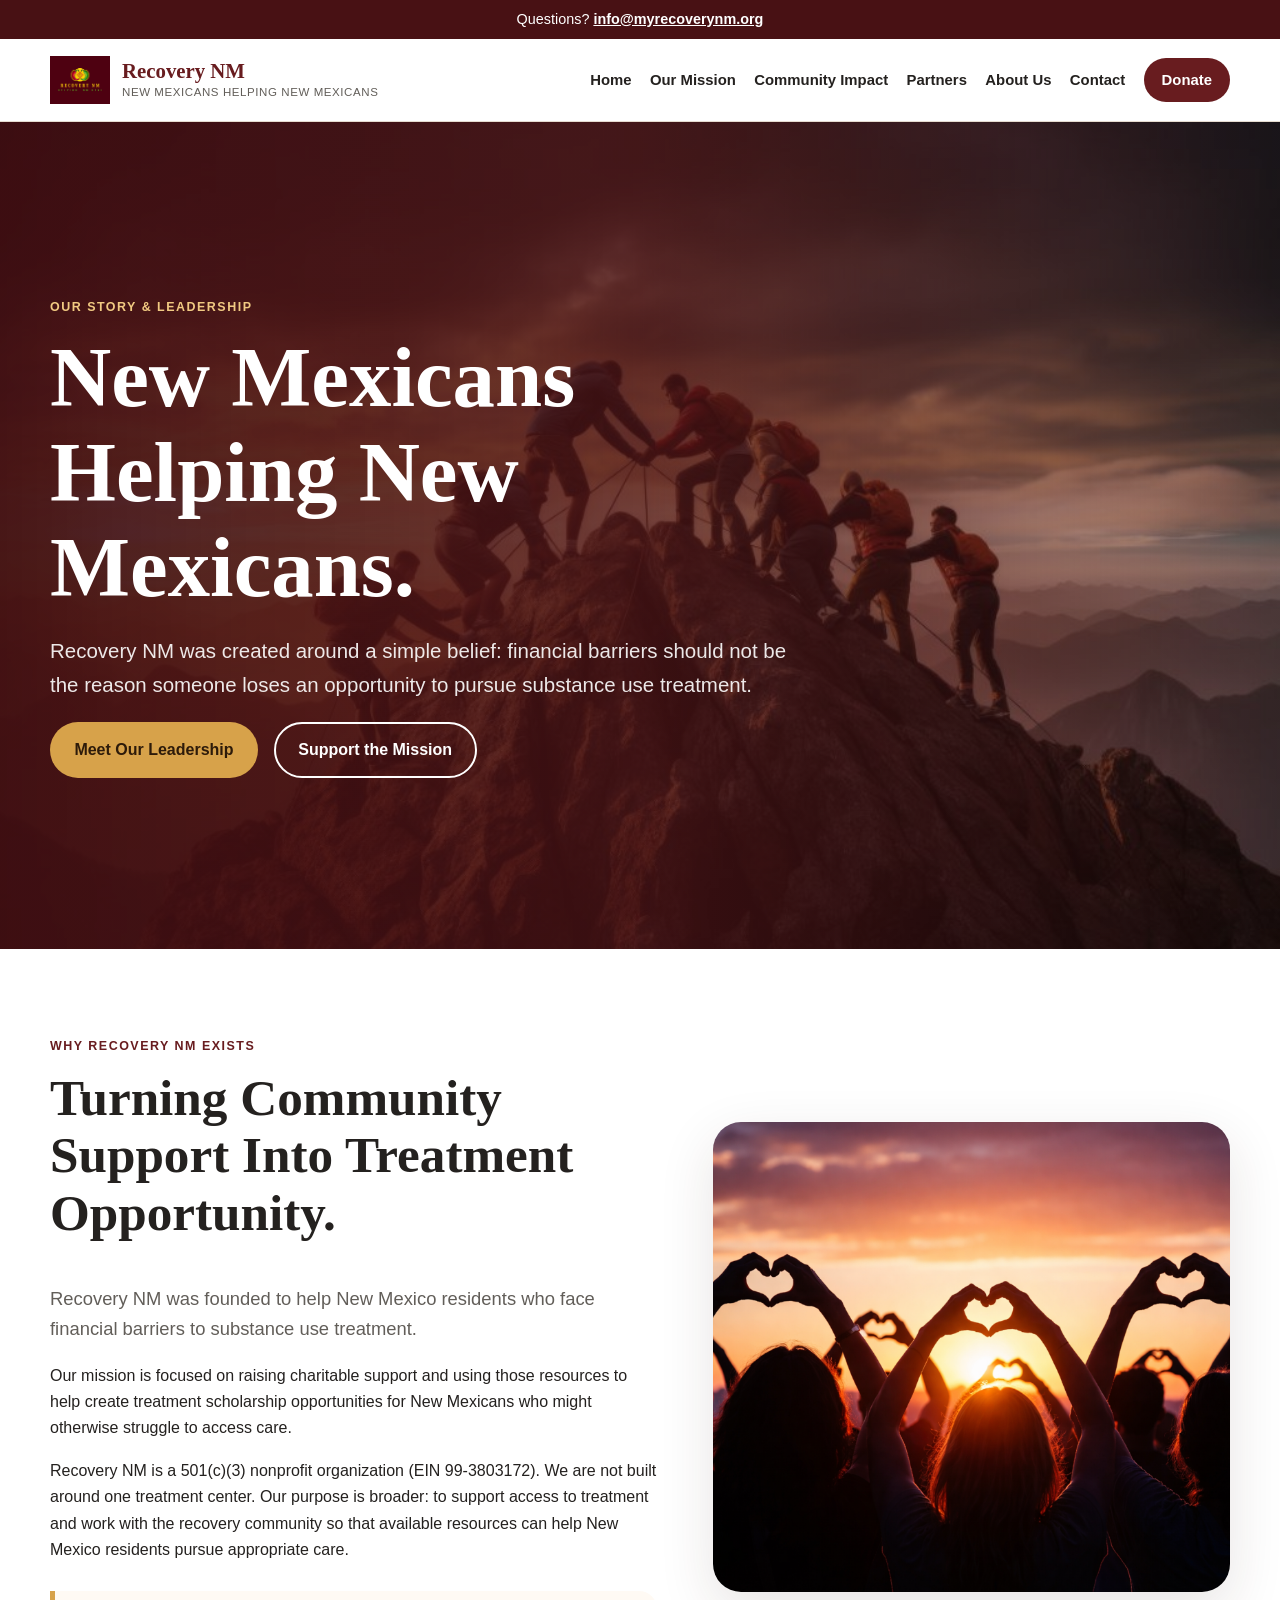
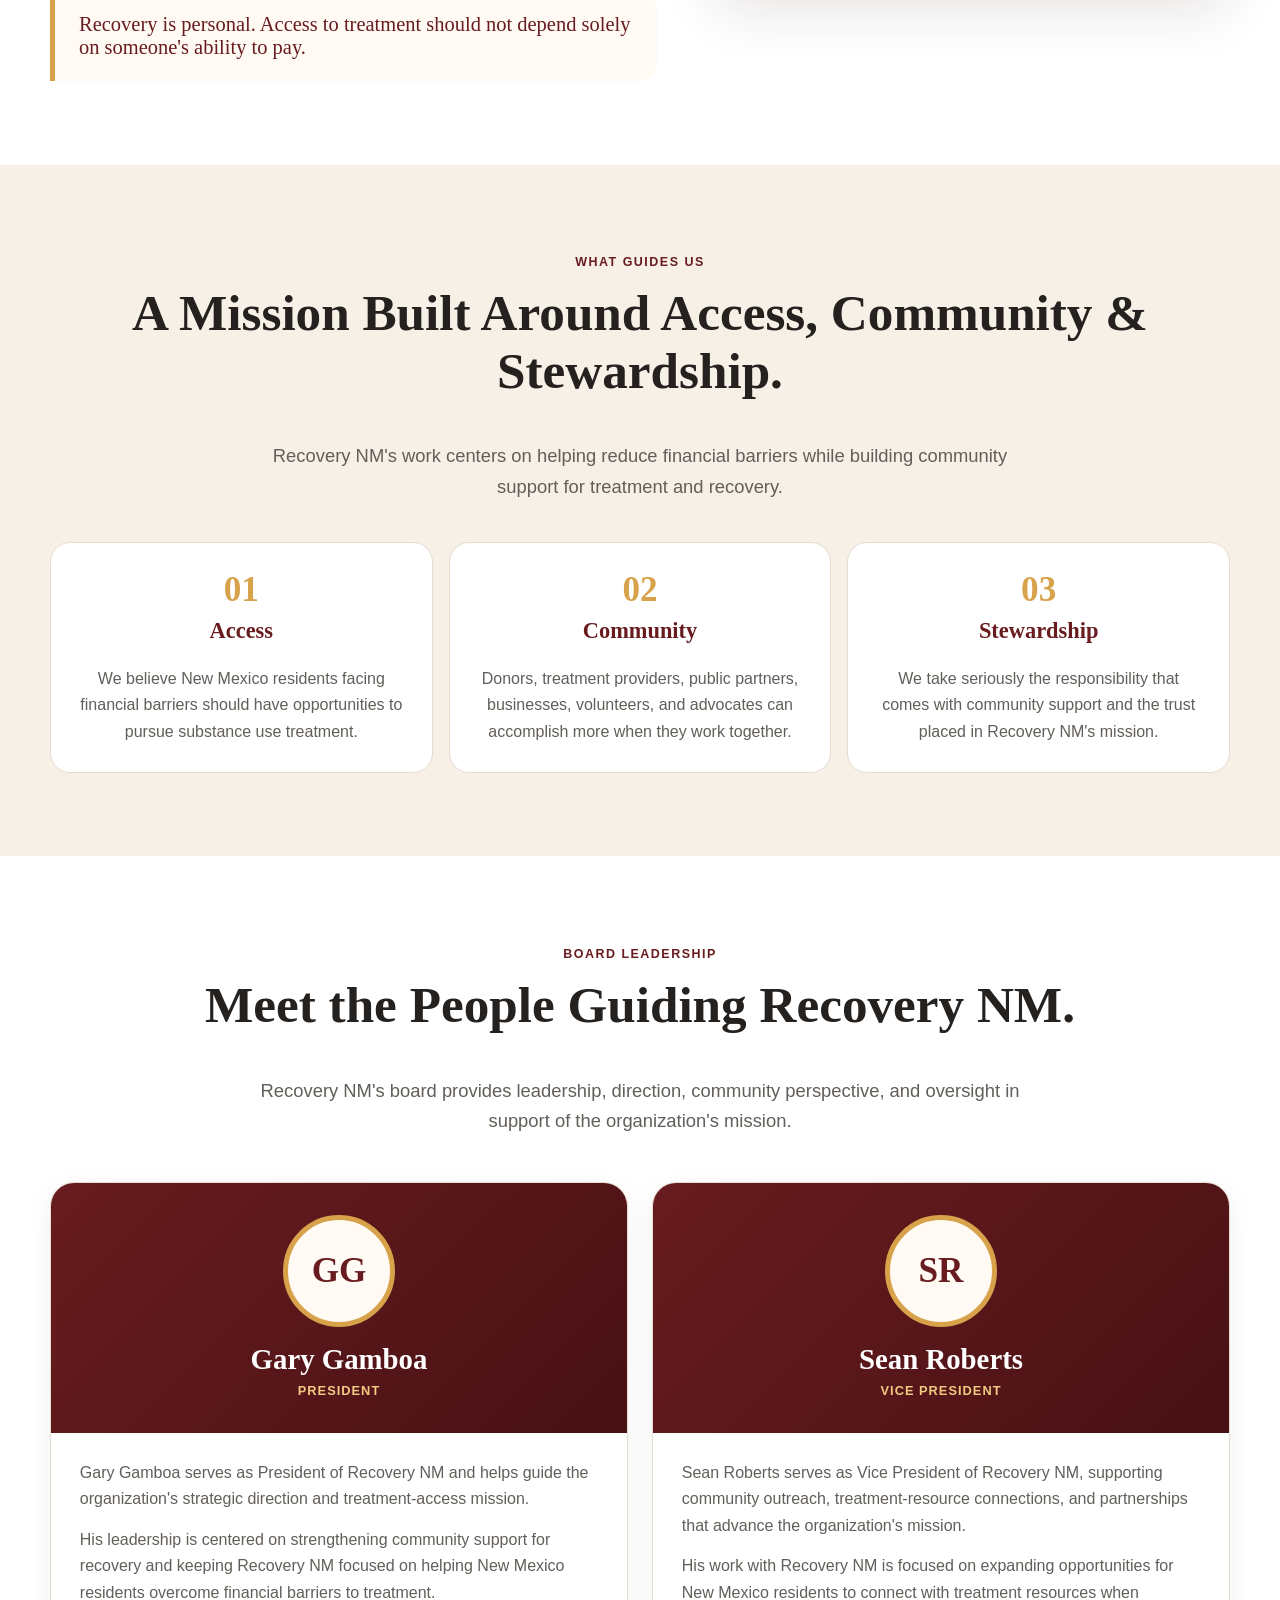
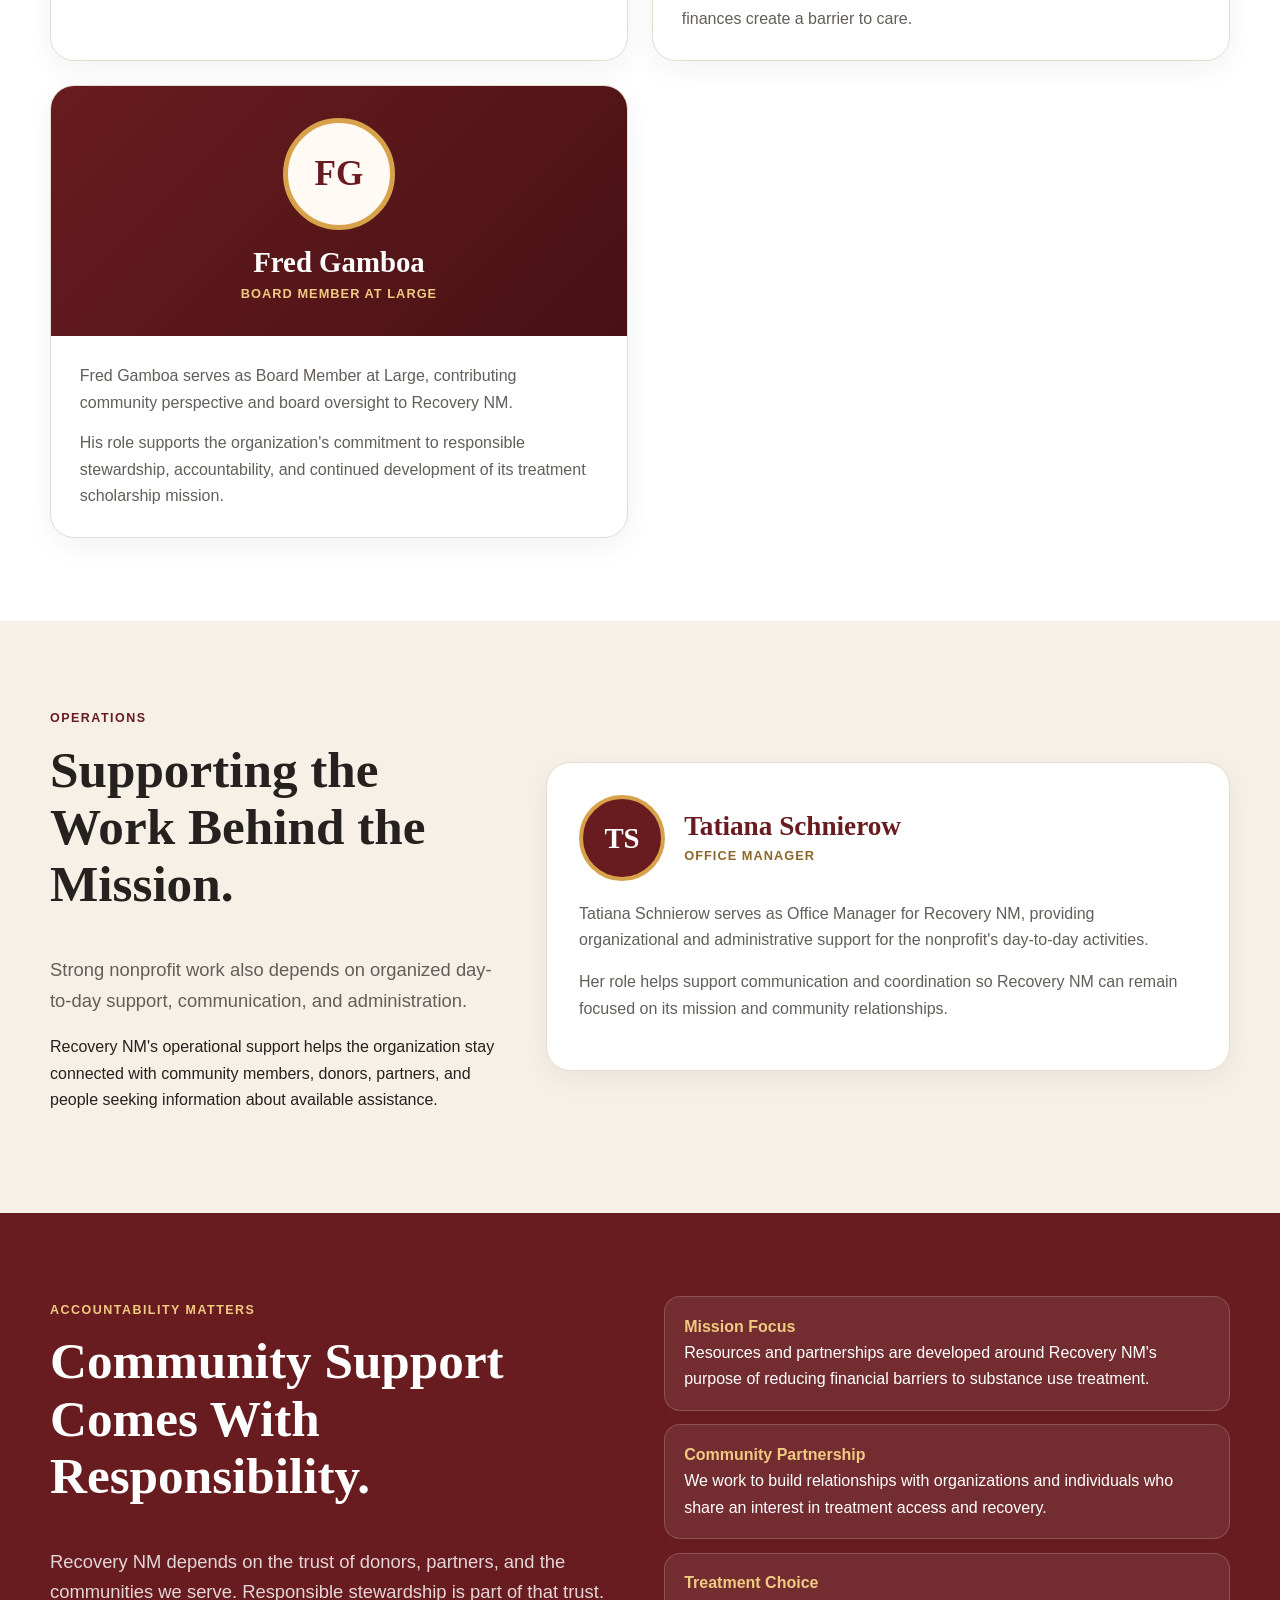
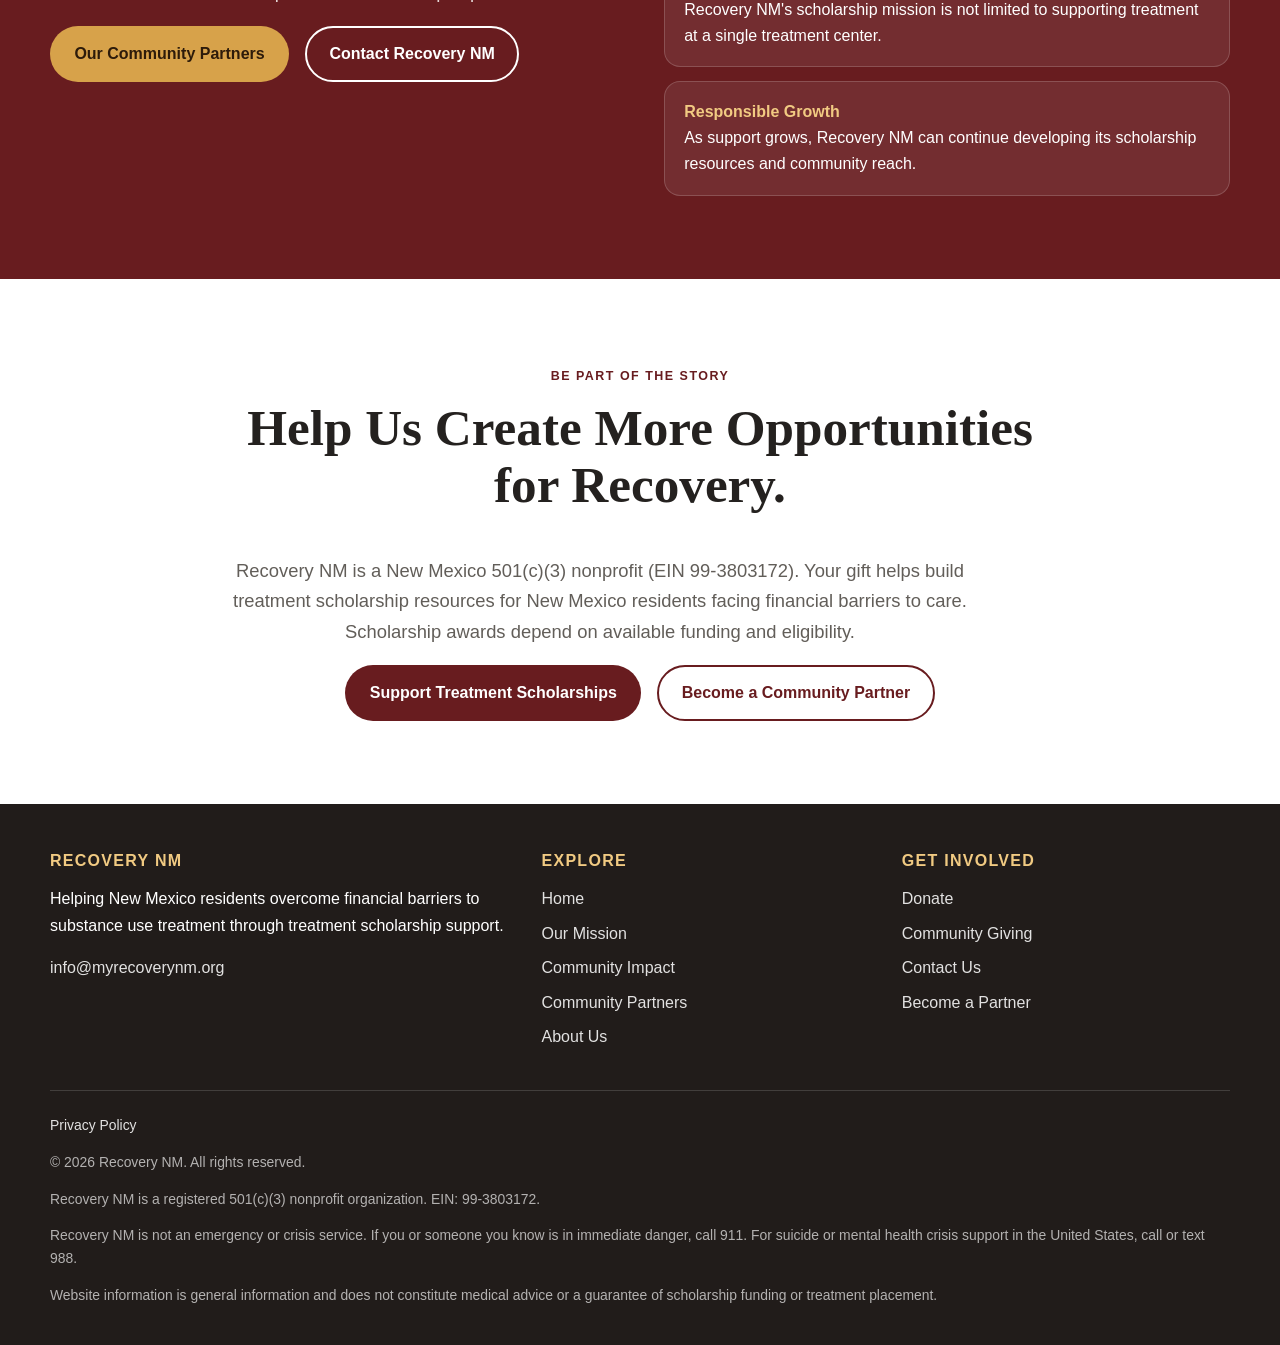
<file: staff.html>
<!DOCTYPE html>
<html lang="en">
<head>
<!-- Google Analytics 4 - Recovery NM -->
<script async src="https://www.googletagmanager.com/gtag/js?id=G-L3KJGMW06C"></script>
<script>
  window.dataLayer = window.dataLayer || [];
  function gtag(){dataLayer.push(arguments);}
  gtag('js', new Date());
  gtag('config', 'G-L3KJGMW06C');
</script>
<meta charset="UTF-8">
<meta name="viewport" content="width=device-width, initial-scale=1.0">
<title>Our Story & Leadership | Recovery NM</title>
<meta name="description" content="Meet the leadership and team behind Recovery NM, a New Mexico nonprofit working to reduce financial barriers to substance use treatment through treatment scholarships.">
<meta name="author" content="Recovery NM">
<meta name="robots" content="index, follow, max-image-preview:large, max-snippet:-1">
<link rel="canonical" href="https://myrecoverynm.org/staff">
<meta property="og:type" content="website">
<meta property="og:site_name" content="Recovery NM">
<meta property="og:url" content="https://myrecoverynm.org/staff">
<meta property="og:title" content="Our Story & Leadership | Recovery NM">
<meta property="og:description" content="Meet the people behind Recovery NM and learn why we are working to expand access to substance use treatment for New Mexicans.">
<meta property="og:image" content="https://myrecoverynm.org/HERO-CLIMBERS.jpg">
<meta property="og:image:alt" content="People climbing together, representing support and recovery">
<meta property="og:locale" content="en_US">
<meta name="color-scheme" content="light">
<meta name="twitter:card" content="summary_large_image">
<meta name="twitter:title" content="Our Story & Leadership | Recovery NM">
<meta name="twitter:description" content="Meet the people behind Recovery NM's treatment scholarship mission.">
<meta name="twitter:image" content="https://myrecoverynm.org/HERO-CLIMBERS.jpg">
<meta name="theme-color" content="#681c1f">
<link rel="icon" type="image/png" href="/LOGO.png">
<link rel="apple-touch-icon" href="/LOGO.png">
<script type="application/ld+json">
{
  "@context":"https://schema.org",
  "@type":"AboutPage",
  "name":"Our Story & Leadership",
  "url":"https://myrecoverynm.org/staff",
  "description":"The story, leadership and team behind Recovery NM's treatment scholarship mission.",
  "isPartOf":{
    "@type":"WebSite",
    "name":"Recovery NM",
    "url":"https://myrecoverynm.org/"
  },
  "about":{
    "@type":"NonprofitOrganization",
    "name":"Recovery NM",
    "url":"https://myrecoverynm.org/",
    "email":"info@myrecoverynm.org",
    "address":{
      "@type":"PostalAddress",
      "streetAddress":"3301 Southern Blvd. SE, Suite 105",
      "addressLocality":"Rio Rancho",
      "addressRegion":"NM",
      "postalCode":"87124",
      "addressCountry":"US"
    }
  }
}
</script>
<style>
:root{
 --wine:#681c1f;--wine-dark:#481114;--sand:#f6f0e7;--cream:#fffaf4;
 --gold:#d7a24a;--gold-light:#f1ca82;--ink:#24211f;--muted:#625e59;
 --line:#e6dcd0;--max:1180px;--shadow:0 18px 55px rgba(60,35,28,.12)
}
*{box-sizing:border-box}html{scroll-behavior:smooth}
body{margin:0;font-family:Arial,Helvetica,sans-serif;color:var(--ink);line-height:1.65;background:#fff}
img{max-width:100%;display:block}a{color:inherit}
.container{width:min(var(--max),calc(100% - 40px));margin:auto}
h1,h2,h3{font-family:Georgia,"Times New Roman",serif;line-height:1.12;margin-top:0}
h2{font-size:clamp(2rem,4vw,3.2rem)}
p{margin-top:0}
.eyebrow{display:inline-block;color:var(--wine);font-weight:800;text-transform:uppercase;letter-spacing:.12em;font-size:.78rem;margin-bottom:.75rem}
.lead{font-size:1.15rem;color:var(--muted);max-width:780px}
.btn{display:inline-flex;align-items:center;justify-content:center;min-height:50px;padding:.8rem 1.4rem;border-radius:999px;text-decoration:none;font-weight:800;border:2px solid transparent;transition:.2s}
.btn:hover{transform:translateY(-2px)}
.btn-gold{background:var(--gold);color:#2d1b0a}
.btn-wine{background:var(--wine);color:#fff}
.btn-outline{border-color:var(--wine);color:var(--wine);background:#fff}
.actions{display:flex;gap:1rem;flex-wrap:wrap}
.utility{background:var(--wine-dark);color:#fff;text-align:center;padding:.48rem 1rem;font-size:.9rem}
.utility a{font-weight:800}
header{position:sticky;top:0;z-index:1000;background:rgba(255,255,255,.97);border-bottom:1px solid var(--line);backdrop-filter:blur(10px)}
.nav-wrap{height:82px;display:flex;align-items:center;justify-content:space-between;gap:2rem}
.brand{display:flex;align-items:center;gap:.75rem;text-decoration:none}
.brand img{width:60px;height:60px;object-fit:contain}
.brand strong{display:block;color:var(--wine);font:700 1.3rem Georgia,serif}
.brand small{display:block;color:var(--muted);text-transform:uppercase;letter-spacing:.05em;font-size:.72rem}
nav{display:flex;align-items:center;gap:1.15rem}
nav a{text-decoration:none;font-weight:700;font-size:.93rem}
nav a:not(.btn):hover{color:var(--wine)}
.toggle{display:none;border:0;background:none;color:var(--wine);font-size:1.8rem;cursor:pointer}
.hero{
 min-height:560px;display:grid;align-items:center;color:#fff;
 background:linear-gradient(90deg,rgba(62,13,17,.95),rgba(73,19,22,.78),rgba(38,18,17,.32)),url('/HERO-CLIMBERS.jpg') center/cover no-repeat
}
.hero-content{max-width:820px;padding:5.5rem 0}
.hero .eyebrow{color:var(--gold-light)}
.hero h1{font-size:clamp(3rem,7vw,5.3rem);margin-bottom:1.2rem}
.hero p{font-size:clamp(1.08rem,2vw,1.28rem);color:rgba(255,255,255,.9);max-width:760px}
.hero .btn-outline{border-color:#fff;color:#fff;background:transparent}
section{padding:5.2rem 0}
.center{text-align:center}.center .lead{margin-left:auto;margin-right:auto}
.story-grid{display:grid;grid-template-columns:1.08fr .92fr;gap:3.5rem;align-items:center}
.story-image{min-height:470px;border-radius:28px;background:url('/HEART-HANDS.jpg') center/cover no-repeat;box-shadow:var(--shadow)}
.story-box{margin-top:1.7rem;background:var(--cream);border-left:5px solid var(--gold);border-radius:0 18px 18px 0;padding:1.4rem 1.5rem;color:var(--wine);font:1.28rem Georgia,serif}
.values{background:var(--sand)}
.values-grid{display:grid;grid-template-columns:repeat(3,1fr);gap:1rem;margin-top:2.5rem}
.value{background:#fff;border:1px solid var(--line);border-radius:20px;padding:1.7rem}
.value-number{font:700 2.2rem Georgia,serif;color:var(--gold);margin-bottom:.5rem}
.value h3{color:var(--wine);font-size:1.4rem}.value p{color:var(--muted);margin-bottom:0}
.leadership{background:#fff}
.people-grid{display:grid;grid-template-columns:repeat(2,1fr);gap:1.5rem;margin-top:2.8rem}
.person{border:1px solid var(--line);border-radius:24px;overflow:hidden;background:#fff;box-shadow:0 8px 28px rgba(60,35,28,.06)}
.person-top{background:linear-gradient(135deg,var(--wine),var(--wine-dark));padding:2rem;text-align:center;color:#fff}
.avatar{width:112px;height:112px;border-radius:50%;margin:0 auto 1rem;display:grid;place-items:center;background:var(--cream);border:5px solid var(--gold);color:var(--wine);font:700 2.2rem Georgia,serif}
.person h3{font-size:1.8rem;margin-bottom:.3rem}.role{color:var(--gold-light);font-weight:800;text-transform:uppercase;letter-spacing:.08em;font-size:.8rem}
.person-body{padding:1.7rem 1.8rem}.person-body p{color:var(--muted);margin-bottom:.9rem}.person-body p:last-child{margin-bottom:0}
.team{background:var(--sand)}
.team-grid{display:grid;grid-template-columns:.8fr 1.2fr;gap:2.5rem;align-items:center}
.staff-card{background:#fff;border:1px solid var(--line);border-radius:24px;padding:2rem;box-shadow:0 8px 28px rgba(60,35,28,.06)}
.staff-head{display:flex;gap:1.2rem;align-items:center;margin-bottom:1.2rem}
.staff-avatar{flex:0 0 86px;width:86px;height:86px;border-radius:50%;display:grid;place-items:center;background:var(--wine);border:4px solid var(--gold);color:#fff;font:700 1.8rem Georgia,serif}
.staff-card h3{color:var(--wine);font-size:1.7rem;margin-bottom:.25rem}
.staff-card .role{color:#8b682b}
.staff-card p{color:var(--muted)}
.stewardship{background:var(--wine);color:#fff}
.stewardship .eyebrow{color:var(--gold-light)}
.stewardship .lead{color:rgba(255,255,255,.82)}
.steward-grid{display:grid;grid-template-columns:1fr 1fr;gap:3rem;align-items:start}
.points{display:grid;gap:.85rem}
.point{background:rgba(255,255,255,.08);border:1px solid rgba(255,255,255,.17);border-radius:16px;padding:1.05rem 1.2rem}
.point strong{color:var(--gold-light)}
.stewardship .btn-outline{border-color:#fff;color:#fff;background:transparent}
.final{text-align:center}
.final .container{max-width:860px}.final .actions{justify-content:center}
footer{background:#211c1a;color:#fff;padding:3rem 0 1.5rem}
.footer-grid{display:grid;grid-template-columns:1.4fr 1fr 1fr;gap:2rem}
.footer-brand{display:flex;align-items:center;gap:.75rem;margin-bottom:1rem}
.footer-brand img{width:62px;height:62px;object-fit:contain;background:#fff;border-radius:50%}
.footer-brand strong{font:700 1.3rem Georgia,serif}
footer h3{font:700 1rem Arial,sans-serif;text-transform:uppercase;letter-spacing:.08em;color:var(--gold-light)}
footer ul{list-style:none;padding:0;margin:0}footer li{margin:.5rem 0}
footer a{color:rgba(255,255,255,.87);text-decoration:none}
.footer-bottom{border-top:1px solid rgba(255,255,255,.15);margin-top:2rem;padding-top:1.4rem;color:rgba(255,255,255,.66);font-size:.87rem}
@media(max-width:950px){
 .toggle{display:block}
 nav{display:none;position:absolute;top:82px;left:0;right:0;background:#fff;padding:1.2rem 20px 1.5rem;flex-direction:column;align-items:stretch;box-shadow:var(--shadow)}
 nav.open{display:flex}
 .story-grid,.team-grid,.steward-grid{grid-template-columns:1fr}
 .values-grid{grid-template-columns:1fr}
 .footer-grid{grid-template-columns:1fr 1fr}
}
@media(max-width:720px){
 .people-grid{grid-template-columns:1fr}
}
@media(max-width:680px){
 .container{width:calc(100% - 28px)}
 .brand small{display:none}.brand strong{font-size:1.05rem}.brand img{width:50px;height:50px}
 .nav-wrap{height:70px}nav{top:70px}
 .hero{min-height:540px}.hero-content{padding:4rem 0}
 section{padding:4rem 0}
 .footer-grid{grid-template-columns:1fr}
 .actions{flex-direction:column}.actions .btn{width:100%}
}

/* Shared header and footer compatibility */
.c{width:min(var(--max),calc(100% - 40px));margin:auto}
.top{background:var(--wine-dark);color:#fff;text-align:center;padding:.48rem 1rem;font-size:.9rem}
.top a{font-weight:800}
.site-header{position:relative;top:auto;z-index:1000;background:#fff;border-bottom:1px solid var(--line)}
.site-header .navwrap{min-height:82px;display:flex;align-items:center;justify-content:space-between;gap:2rem}
.site-header .brand{display:flex;align-items:center;gap:.75rem;text-decoration:none}
.site-header .brand img{width:60px;height:60px;object-fit:contain}
.site-header .brand strong{display:block;color:var(--wine);font:700 1.3rem Georgia,serif}
.site-header .brand small{display:block;color:var(--muted);font-size:.72rem;text-transform:uppercase;letter-spacing:.05em}
.site-header nav{display:flex;align-items:center;gap:1.15rem}
.site-header nav a{text-decoration:none;font-weight:700;font-size:.93rem}
.site-header .btn.wine{background:var(--wine);color:#fff;min-height:42px;padding:.5rem 1rem}
.site-header .toggle{display:none;border:0;background:none;color:var(--wine);font-size:1.8rem;cursor:pointer}
.site-footer{background:#211c1a;color:#fff;padding:3rem 0 1.5rem}
.site-footer .foot{display:grid;grid-template-columns:1.4fr 1fr 1fr;gap:2rem}
.site-footer h3{font:700 1rem Arial,sans-serif;text-transform:uppercase;letter-spacing:.08em;color:var(--gold-light)}
.site-footer ul{list-style:none;padding:0;margin:0}
.site-footer li{margin:.5rem 0}
.site-footer a{color:rgba(255,255,255,.87);text-decoration:none}
.site-footer .footbottom{border-top:1px solid rgba(255,255,255,.15);margin-top:2rem;padding-top:1.4rem;color:rgba(255,255,255,.66);font-size:.87rem}
@media(max-width:950px){
 .site-header .toggle{display:block}
 .site-header nav{display:none;position:absolute;top:100%;left:0;right:0;background:#fff;padding:1.2rem 20px 1.5rem;flex-direction:column;align-items:stretch;box-shadow:var(--shadow)}
 .site-header nav.open{display:flex}
 .site-footer .foot{grid-template-columns:1fr 1fr}
}
@media(max-width:680px){
 .c{width:calc(100% - 28px)}
 .site-header .navwrap{min-height:70px}
 .site-header .brand small{display:none}
 .site-header .brand strong{font-size:1.05rem}
 .site-header .brand img{width:50px;height:50px}
 .site-footer .foot{grid-template-columns:1fr}
}
</style>
</head>
<body>
<div id="site-header"></div>
<main>
<section class="hero">
<div class="container">
 <div class="hero-content">
  <span class="eyebrow">Our Story & Leadership</span>
  <h1>New Mexicans Helping New Mexicans.</h1>
  <p>Recovery NM was created around a simple belief: financial barriers should not be the reason someone loses an opportunity to pursue substance use treatment.</p>
  <div class="actions">
   <a class="btn btn-gold" href="#leadership">Meet Our Leadership</a>
   <a class='btn btn-outline' href='/donate'>Support the Mission</a>
  </div>
 </div>
</div>
</section>
<section id="story">
<div class="container story-grid">
 <div>
  <span class="eyebrow">Why Recovery NM Exists</span>
  <h2>Turning Community Support Into Treatment Opportunity.</h2>
  <p class="lead">Recovery NM was founded to help New Mexico residents who face financial barriers to substance use treatment.</p>
  <p>Our mission is focused on raising charitable support and using those resources to help create treatment scholarship opportunities for New Mexicans who might otherwise struggle to access care.</p>
  <p>Recovery NM is a 501(c)(3) nonprofit organization (EIN 99-3803172). We are not built around one treatment center. Our purpose is broader: to support access to treatment and work with the recovery community so that available resources can help New Mexico residents pursue appropriate care.</p>
  <div class="story-box">Recovery is personal. Access to treatment should not depend solely on someone's ability to pay.</div>
 </div>
 <div class="story-image" role="img" aria-label="Hands forming a heart, representing support and compassion"></div>
</div>
</section>
<section class="values">
<div class="container center">
 <span class="eyebrow">What Guides Us</span>
 <h2>A Mission Built Around Access, Community & Stewardship.</h2>
 <p class="lead">Recovery NM's work centers on helping reduce financial barriers while building community support for treatment and recovery.</p>
 <div class="values-grid">
  <article class="value">
   <div class="value-number">01</div>
   <h3>Access</h3>
   <p>We believe New Mexico residents facing financial barriers should have opportunities to pursue substance use treatment.</p>
  </article>
  <article class="value">
   <div class="value-number">02</div>
   <h3>Community</h3>
   <p>Donors, treatment providers, public partners, businesses, volunteers, and advocates can accomplish more when they work together.</p>
  </article>
  <article class="value">
   <div class="value-number">03</div>
   <h3>Stewardship</h3>
   <p>We take seriously the responsibility that comes with community support and the trust placed in Recovery NM's mission.</p>
  </article>
 </div>
</div>
</section>
<section class="leadership" id="leadership">
<div class="container">
 <div class="center">
  <span class="eyebrow">Board Leadership</span>
  <h2>Meet the People Guiding Recovery NM.</h2>
  <p class="lead">Recovery NM's board provides leadership, direction, community perspective, and oversight in support of the organization's mission.</p>
 </div>
 <div class="people-grid">
  <article class="person">
   <div class="person-top">
    <div class="avatar" aria-hidden="true">GG</div>
    <h3>Gary Gamboa</h3>
    <div class="role">President</div>
   </div>
   <div class="person-body">
    <p>Gary Gamboa serves as President of Recovery NM and helps guide the organization's strategic direction and treatment-access mission.</p>
    <p>His leadership is centered on strengthening community support for recovery and keeping Recovery NM focused on helping New Mexico residents overcome financial barriers to treatment.</p>
   </div>
  </article>
  <article class="person">
   <div class="person-top">
    <div class="avatar" aria-hidden="true">SR</div>
    <h3>Sean Roberts</h3>
    <div class="role">Vice President</div>
   </div>
   <div class="person-body">
    <p>Sean Roberts serves as Vice President of Recovery NM, supporting community outreach, treatment-resource connections, and partnerships that advance the organization's mission.</p>
    <p>His work with Recovery NM is focused on expanding opportunities for New Mexico residents to connect with treatment resources when finances create a barrier to care.</p>
   </div>
  </article>
  <article class="person">
   <div class="person-top">
    <div class="avatar" aria-hidden="true">FG</div>
    <h3>Fred Gamboa</h3>
    <div class="role">Board Member at Large</div>
   </div>
   <div class="person-body">
    <p>Fred Gamboa serves as Board Member at Large, contributing community perspective and board oversight to Recovery NM.</p>
    <p>His role supports the organization's commitment to responsible stewardship, accountability, and continued development of its treatment scholarship mission.</p>
   </div>
  </article>
 </div>
</div>
</section>
<section class="team">
<div class="container team-grid">
 <div>
  <span class="eyebrow">Operations</span>
  <h2>Supporting the Work Behind the Mission.</h2>
  <p class="lead">Strong nonprofit work also depends on organized day-to-day support, communication, and administration.</p>
  <p>Recovery NM's operational support helps the organization stay connected with community members, donors, partners, and people seeking information about available assistance.</p>
 </div>
 <article class="staff-card">
  <div class="staff-head">
   <div class="staff-avatar" aria-hidden="true">TS</div>
   <div>
    <h3>Tatiana Schnierow</h3>
    <div class="role">Office Manager</div>
   </div>
  </div>
  <p>Tatiana Schnierow serves as Office Manager for Recovery NM, providing organizational and administrative support for the nonprofit's day-to-day activities.</p>
  <p>Her role helps support communication and coordination so Recovery NM can remain focused on its mission and community relationships.</p>
 </article>
</div>
</section>
<section class="stewardship">
<div class="container steward-grid">
 <div>
  <span class="eyebrow">Accountability Matters</span>
  <h2>Community Support Comes With Responsibility.</h2>
  <p class="lead">Recovery NM depends on the trust of donors, partners, and the communities we serve. Responsible stewardship is part of that trust.</p>
  <div class="actions">
   <a class='btn btn-gold' href='/community-partners'>Our Community Partners</a>
   <a class="btn btn-outline" href="mailto:info@myrecoverynm.org">Contact Recovery NM</a>
  </div>
 </div>
 <div class="points">
  <div class="point"><strong>Mission Focus</strong><br>Resources and partnerships are developed around Recovery NM's purpose of reducing financial barriers to substance use treatment.</div>
  <div class="point"><strong>Community Partnership</strong><br>We work to build relationships with organizations and individuals who share an interest in treatment access and recovery.</div>
  <div class="point"><strong>Treatment Choice</strong><br>Recovery NM's scholarship mission is not limited to supporting treatment at a single treatment center.</div>
  <div class="point"><strong>Responsible Growth</strong><br>As support grows, Recovery NM can continue developing its scholarship resources and community reach.</div>
 </div>
</div>
</section>
<section class="final">
<div class="container">
 <span class="eyebrow">Be Part of the Story</span>
 <h2>Help Us Create More Opportunities for Recovery.</h2>
 <p class="lead">Recovery NM is a New Mexico 501(c)(3) nonprofit (EIN 99-3803172). Your gift helps build treatment scholarship resources for New Mexico residents facing financial barriers to care. Scholarship awards depend on available funding and eligibility.</p>
 <div class="actions">
  <a class='btn btn-wine' href='/donate'>Support Treatment Scholarships</a>
  <a class='btn btn-outline' href='/community-partners#become'>Become a Community Partner</a>
 </div>
</div>
</section>
</main>
<div id="site-footer"></div>
<script src="/components/recovery-components.js" defer></script>
</body>
</html>
</file>
